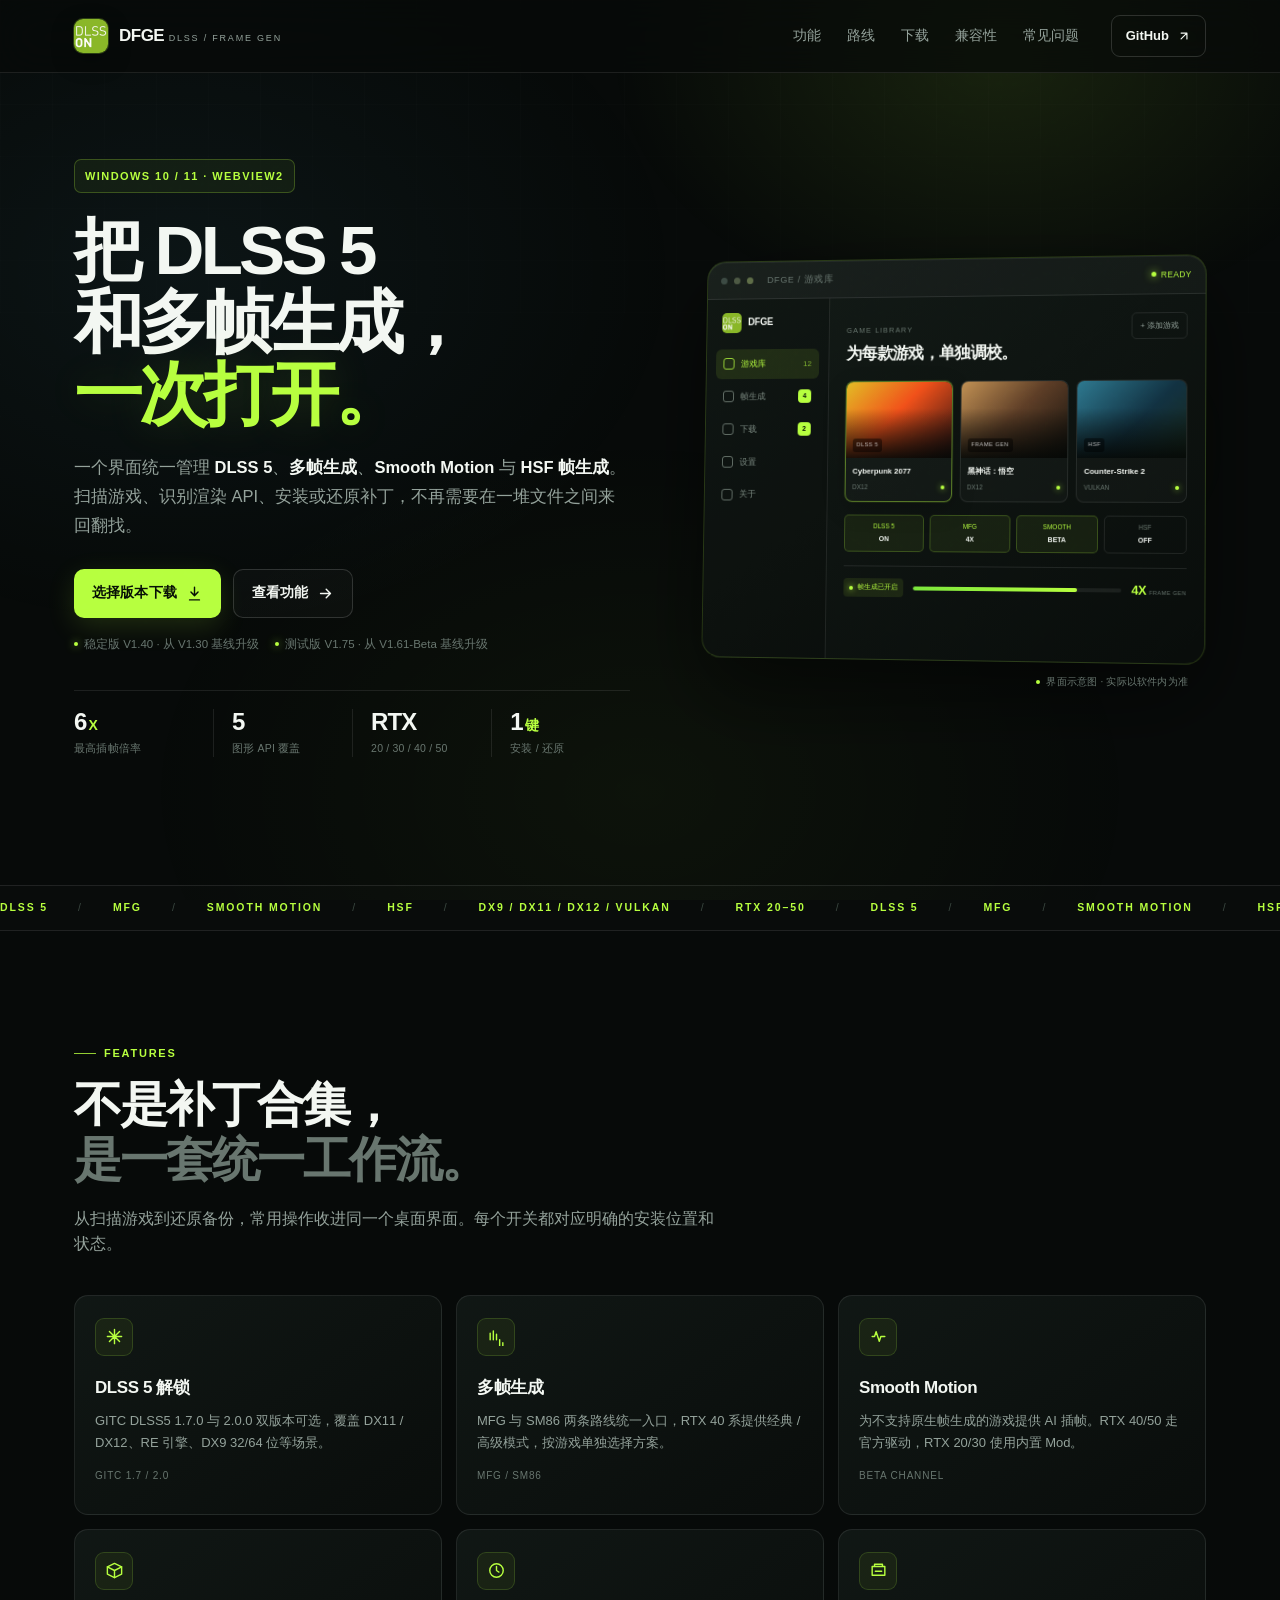
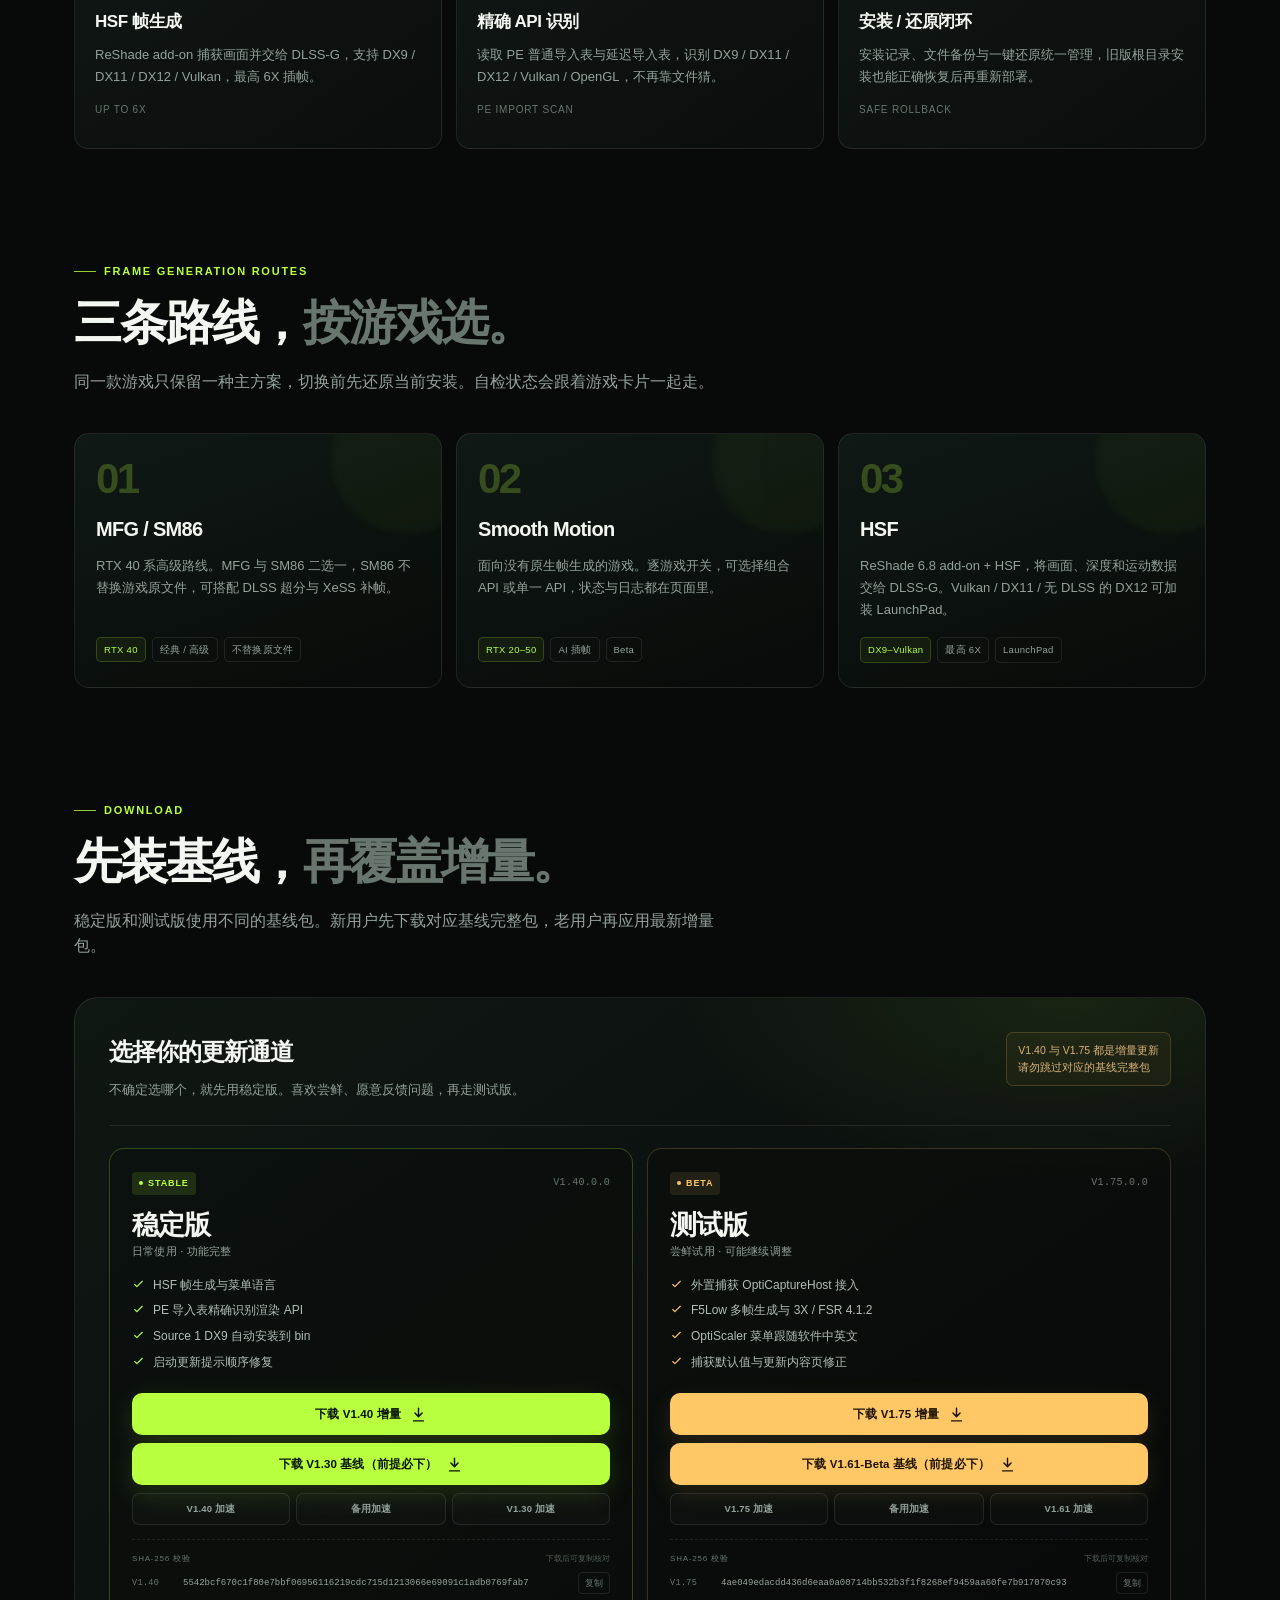
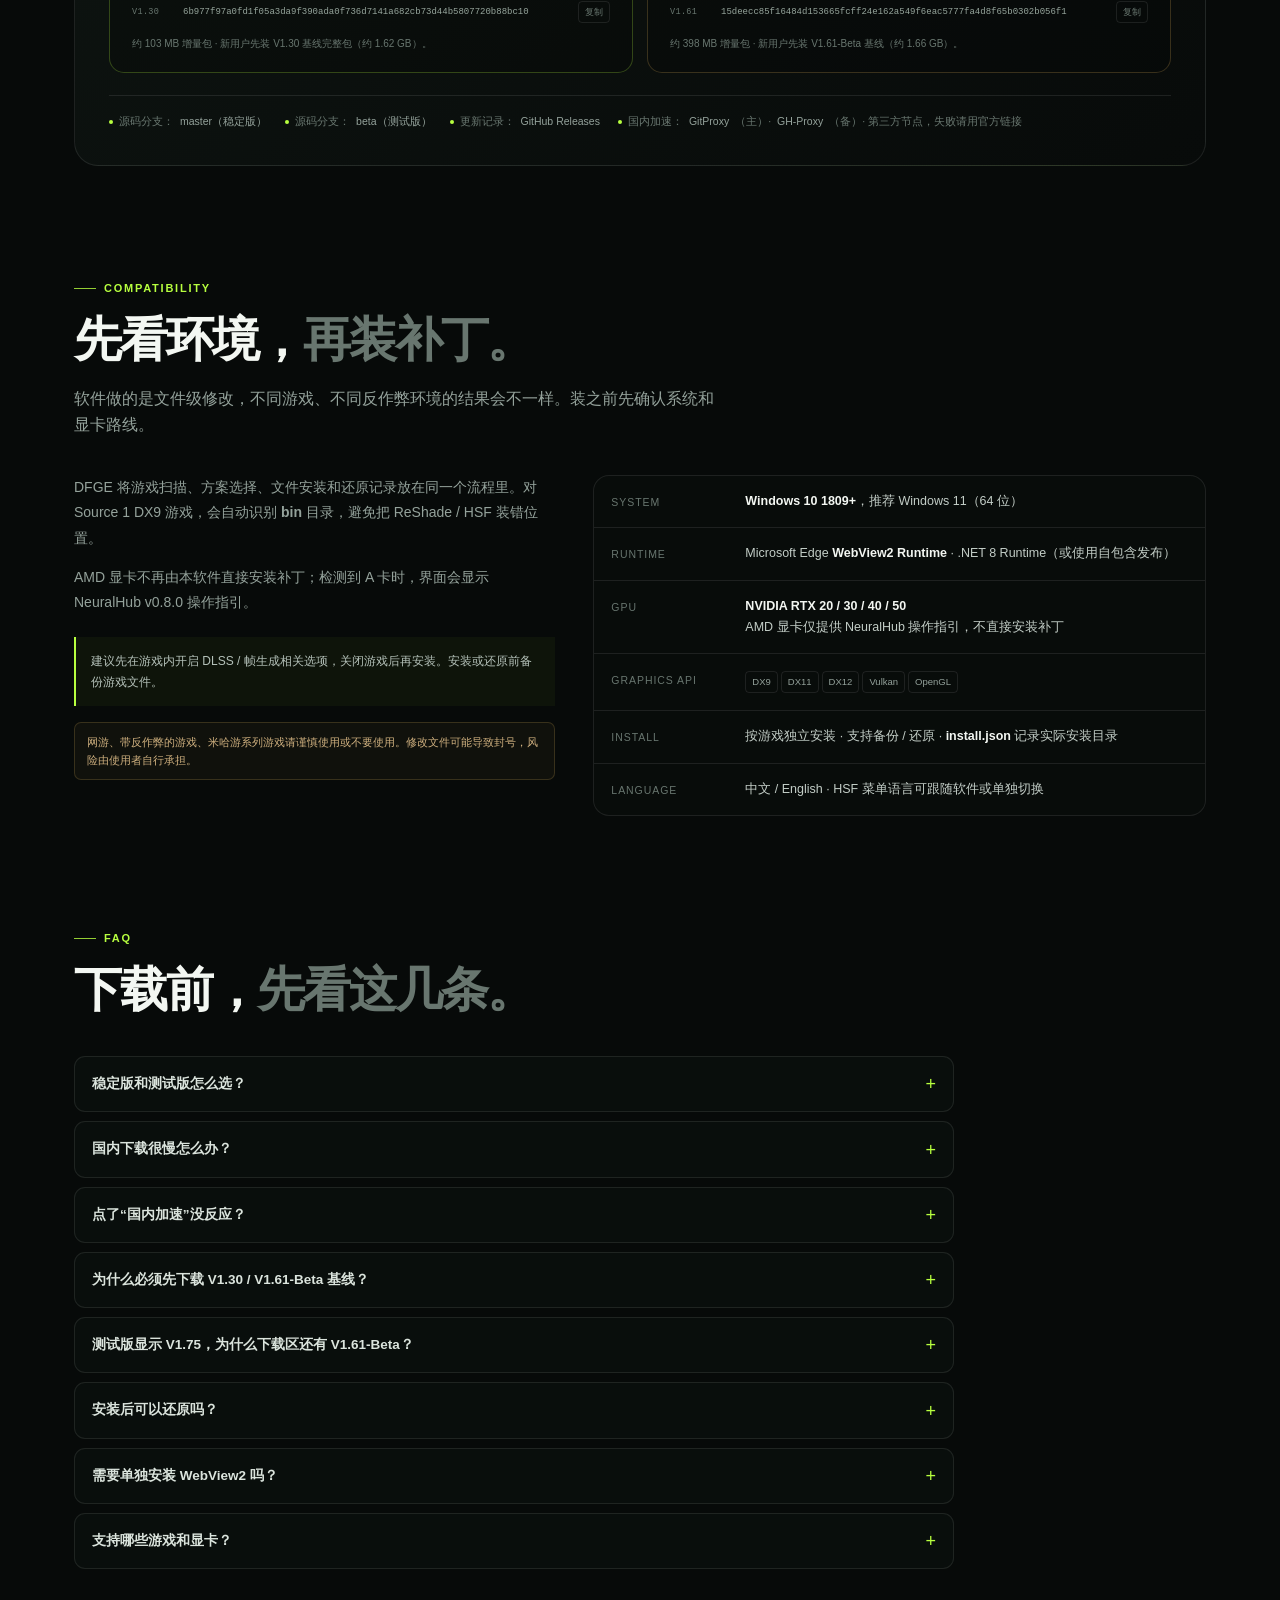
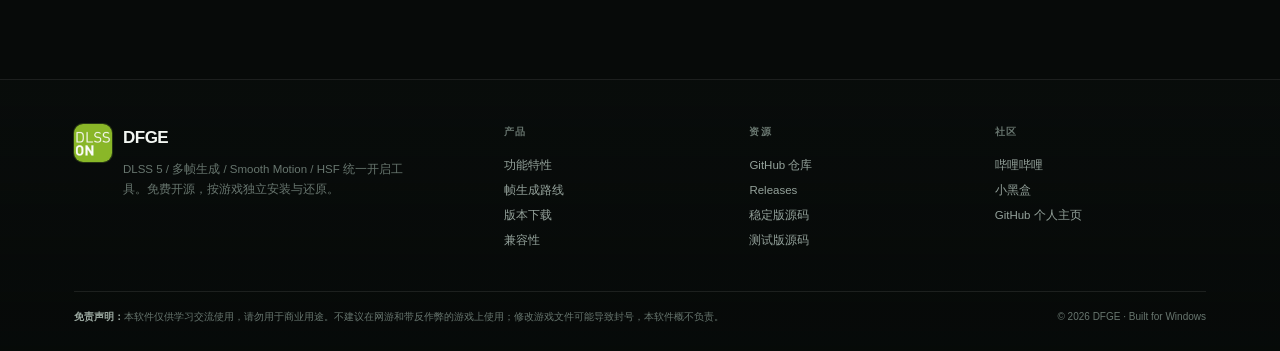
<file: docs/index.html>
<!doctype html>
<html lang="zh-CN">
<head>
<meta charset="utf-8">
<meta name="viewport" content="width=device-width, initial-scale=1">
<title>DFGE · DLSS 5 / 多帧生成开启工具</title>
<meta name="description" content="DFGE 是一款面向 Windows 的 DLSS 5、多帧生成、Smooth Motion 与 HSF 帧生成统一开启工具。支持 RTX 20/30/40/50，覆盖 DX9 / DX11 / DX12 / Vulkan。">
<meta name="theme-color" content="#080b0a">
<link rel="icon" href="assets/favicon.ico">
<script>document.documentElement.classList.add('js');</script>
<style>
:root{
  --bg:#070a09;
  --bg-2:#0a0f0d;
  --panel:#0e1412;
  --panel-2:#121a17;
  --line:rgba(255,255,255,.09);
  --line-strong:rgba(255,255,255,.15);
  --text:#f3f7f2;
  --muted:#94a29b;
  --muted-2:#68766f;
  --lime:#b7ff3f;
  --lime-2:#7be63c;
  --lime-soft:rgba(183,255,63,.12);
  --amber:#ffc766;
  --cyan:#6cd7ff;
  --max:1180px;
  --radius:18px;
}
*{box-sizing:border-box;margin:0;padding:0}
html{scroll-behavior:smooth;scroll-padding-top:90px}
body{
  min-height:100vh;
  overflow-x:hidden;
  background:var(--bg);
  color:var(--text);
  font-family:"Segoe UI","Microsoft YaHei","PingFang SC","Noto Sans SC",Arial,sans-serif;
  font-size:16px;
  line-height:1.65;
  -webkit-font-smoothing:antialiased;
}
a{color:inherit;text-decoration:none}
button{font:inherit;color:inherit;border:0;background:none;cursor:pointer}
img{display:block;max-width:100%}
svg{display:block}
::selection{background:var(--lime);color:#071006}
:focus-visible{outline:2px solid var(--lime);outline-offset:3px}
.skip-link{
  position:fixed;left:16px;top:-60px;z-index:80;
  padding:10px 14px;border-radius:8px;background:var(--lime);color:#071006;
  font-weight:700;transition:top .2s;
}
.skip-link:focus{top:16px}

/* ===== 背景 ===== */
.bg-grid,.bg-glow{position:fixed;inset:0;pointer-events:none;z-index:-2}
.bg-grid{
  background-image:
    linear-gradient(rgba(255,255,255,.035) 1px,transparent 1px),
    linear-gradient(90deg,rgba(255,255,255,.035) 1px,transparent 1px);
  background-size:52px 52px;
  mask-image:linear-gradient(to bottom,rgba(0,0,0,.9),transparent 78%);
  -webkit-mask-image:linear-gradient(to bottom,rgba(0,0,0,.9),transparent 78%);
  opacity:.45;
}
.bg-glow{
  z-index:-1;
  background:
    radial-gradient(600px 420px at 78% 6%,rgba(183,255,63,.10),transparent 65%),
    radial-gradient(720px 520px at 14% 30%,rgba(108,215,255,.055),transparent 70%),
    radial-gradient(700px 500px at 50% 88%,rgba(183,255,63,.04),transparent 72%);
}
body::after{
  content:"";position:fixed;inset:0;pointer-events:none;z-index:60;
  opacity:.025;
  background-image:url("data:image/svg+xml,%3Csvg viewBox='0 0 180 180' xmlns='http://www.w3.org/2000/svg'%3E%3Cfilter id='n'%3E%3CfeTurbulence type='fractalNoise' baseFrequency='.9' numOctaves='3' stitchTiles='stitch'/%3E%3C/filter%3E%3Crect width='100%25' height='100%25' filter='url(%23n)'/%3E%3C/svg%3E");
  mix-blend-mode:soft-light;
}

/* ===== 导航 ===== */
.nav{
  position:sticky;top:0;z-index:50;
  border-bottom:1px solid var(--line);
  background:rgba(7,10,9,.72);
  backdrop-filter:blur(20px);
  -webkit-backdrop-filter:blur(20px);
}
.nav-inner{
  max-width:var(--max);height:72px;margin:0 auto;padding:0 24px;
  display:flex;align-items:center;gap:32px;
}
.brand{display:flex;align-items:center;gap:11px;flex:none}
.brand img{width:34px;height:34px;border-radius:9px;box-shadow:0 0 0 1px rgba(183,255,63,.22),0 8px 22px rgba(0,0,0,.35)}
.brand-name{font-size:17px;font-weight:800;letter-spacing:-.03em;line-height:1}
.brand-sub{font-size:9px;color:var(--muted);letter-spacing:.2em;line-height:1;margin-top:6px}
.nav-links{display:flex;align-items:center;gap:26px;margin-left:auto;font-size:13.5px;color:var(--muted)}
.nav-links a{position:relative;padding:8px 0;transition:color .2s}
.nav-links a:hover{color:var(--text)}
.nav-links a::after{content:"";position:absolute;left:0;right:100%;bottom:2px;height:1px;background:var(--lime);transition:right .2s}
.nav-links a:hover::after{right:0}
.nav-cta{
  display:inline-flex;align-items:center;gap:8px;flex:none;
  padding:9px 14px;border:1px solid var(--line-strong);border-radius:9px;
  font-size:13px;font-weight:700;color:var(--text);
  transition:border-color .2s,background .2s,transform .2s;
}
.nav-cta:hover{border-color:rgba(183,255,63,.5);background:var(--lime-soft);transform:translateY(-1px)}
.nav-toggle{display:none;width:40px;height:40px;border:1px solid var(--line);border-radius:9px;align-items:center;justify-content:center}
.nav-toggle span{display:block;width:18px;height:1.5px;background:var(--text);position:relative}
.nav-toggle span::before,.nav-toggle span::after{content:"";position:absolute;left:0;width:18px;height:1.5px;background:var(--text);transition:transform .2s,top .2s}
.nav-toggle span::before{top:-6px}.nav-toggle span::after{top:6px}
.nav.open .nav-toggle span{background:transparent}
.nav.open .nav-toggle span::before{top:0;transform:rotate(45deg)}
.nav.open .nav-toggle span::after{top:0;transform:rotate(-45deg)}

/* ===== 通用 ===== */
.container{max-width:var(--max);margin:0 auto;padding:0 24px}
.eyebrow,.kicker{
  display:inline-flex;align-items:center;gap:8px;
  color:var(--lime);font-size:11px;font-weight:700;letter-spacing:.16em;text-transform:uppercase;
}
.eyebrow::before,.kicker::before{content:"";width:22px;height:1px;background:var(--lime);opacity:.8}
.section{padding:105px 0 0}
.section-head{max-width:800px;margin-bottom:38px}
.section-head h2{
  margin-top:16px;font-size:clamp(30px,4.2vw,48px);line-height:1.14;
  letter-spacing:-.045em;font-weight:800;
}
.section-head h2 span{color:var(--muted-2)}
.section-head p{max-width:650px;margin-top:18px;color:var(--muted);font-size:15.5px}
.reveal{transition:opacity .7s ease,transform .7s cubic-bezier(.2,.7,.2,1);transition-delay:var(--delay,0s)}
.js .reveal{opacity:0;transform:translateY(18px)}
.js .reveal.is-visible{opacity:1;transform:none}
@media (prefers-reduced-motion:reduce){
  html{scroll-behavior:auto}
  .js .reveal{opacity:1;transform:none;transition:none}
  .strip-track{animation:none!important}
}

/* ===== Hero ===== */
.hero{
  position:relative;
  max-width:var(--max);margin:0 auto;padding:86px 24px 64px;
  display:grid;grid-template-columns:1.03fr .97fr;gap:52px;align-items:center;
  min-height:680px;
}
.hero-copy{position:relative;z-index:2;min-width:0;width:100%}
.eyebrow{
  padding:7px 10px;border:1px solid rgba(183,255,63,.24);border-radius:7px;
  background:rgba(183,255,63,.055);letter-spacing:.13em;
}
.eyebrow::before{display:none}
.hero h1{
  margin-top:22px;
  font-size:clamp(39px,5.4vw,72px);
  line-height:1.04;letter-spacing:-.055em;font-weight:850;
}
.hero h1 .line{display:block}
.hero h1 .accent{display:block;color:var(--lime);text-shadow:0 0 44px rgba(183,255,63,.15)}
.hero-lede{
  max-width:560px;margin-top:22px;color:var(--muted);font-size:16.5px;line-height:1.75;
}.hero-lede strong{color:var(--text);font-weight:650}
.hero-actions{display:flex;flex-wrap:wrap;gap:12px;margin-top:30px}
.btn{
  display:inline-flex;align-items:center;justify-content:center;gap:9px;
  min-height:46px;padding:12px 18px;border-radius:10px;
  font-size:13.5px;font-weight:750;letter-spacing:.01em;
  transition:transform .2s,background .2s,border-color .2s,box-shadow .2s;
}
.btn svg{width:17px;height:17px}
.btn-primary{
  background:var(--lime);color:#071006;box-shadow:0 8px 28px rgba(183,255,63,.14);
}
.btn-primary:hover{transform:translateY(-2px);box-shadow:0 12px 34px rgba(183,255,63,.22)}
.btn-secondary{border:1px solid var(--line-strong);color:var(--text);background:rgba(255,255,255,.025)}
.btn-secondary:hover{transform:translateY(-2px);border-color:rgba(183,255,63,.44);background:var(--lime-soft)}
.hero-note{display:flex;flex-wrap:wrap;gap:8px 16px;margin-top:17px;color:var(--muted-2);font-size:11.5px}
.hero-note span{display:inline-flex;align-items:center;gap:6px}
.hero-note i{width:4px;height:4px;border-radius:50%;background:var(--lime);box-shadow:0 0 8px rgba(183,255,63,.8)}
.hero-stats{
  display:grid;grid-template-columns:repeat(4,1fr);gap:0;
  margin-top:36px;border-top:1px solid var(--line);padding-top:18px;
}
.hero-stats div{padding-right:12px}
.hero-stats div+div{padding-left:18px;border-left:1px solid var(--line)}
.hero-stats strong{display:block;font-size:24px;letter-spacing:-.04em;line-height:1.1}
.hero-stats strong em{font-style:normal;color:var(--lime);font-size:14px;margin-left:2px}
.hero-stats span{display:block;margin-top:5px;color:var(--muted-2);font-size:10.5px;letter-spacing:.02em}

/* ===== 软件界面示意 ===== */
.hero-visual{position:relative;min-width:0}
.hero-visual::before{
  content:"";position:absolute;inset:2% -4% 8% 4%;
  background:radial-gradient(ellipse at center,rgba(183,255,63,.14),transparent 64%);
  filter:blur(28px);z-index:-1;
}
.app-window{
  position:relative;overflow:hidden;width:100%;
  border:1px solid rgba(183,255,63,.17);border-radius:20px;
  background:linear-gradient(145deg,rgba(19,27,23,.98),rgba(8,12,10,.98));
  box-shadow:0 34px 90px rgba(0,0,0,.56),inset 0 1px 0 rgba(255,255,255,.06);
  transform:perspective(1400px) rotateY(-6deg) rotateX(2deg);
  transform-origin:center right;
}
.win-bar{
  height:39px;display:flex;align-items:center;gap:7px;padding:0 14px;
  border-bottom:1px solid var(--line);
  background:rgba(255,255,255,.025);
}
.win-dot{width:7px;height:7px;border-radius:50%;background:#3c4a43}
.win-dot:nth-child(2){background:#4d5944}
.win-dot:nth-child(3){background:#5f6e48}
.win-title{margin-left:8px;color:var(--muted-2);font-size:9.5px;letter-spacing:.08em;text-transform:uppercase}
.win-live{margin-left:auto;display:flex;align-items:center;gap:5px;font-size:8.5px;color:var(--lime);letter-spacing:.04em}
.win-live i{width:5px;height:5px;border-radius:50%;background:var(--lime);box-shadow:0 0 8px var(--lime)}
.win-body{display:grid;grid-template-columns:132px 1fr;min-height:370px}
.mini-nav{padding:14px 10px;border-right:1px solid var(--line);background:rgba(0,0,0,.17)}
.mini-brand{display:flex;align-items:center;gap:7px;padding:0 6px 17px}
.mini-brand img{width:21px;height:21px;border-radius:5px}
.mini-brand b{font-size:10px;letter-spacing:-.02em}
.mini-tab{
  display:flex;align-items:center;gap:7px;
  padding:8px 8px;margin-bottom:3px;border-radius:6px;
  color:#78867e;font-size:9px;
}
.mini-tab.active{background:rgba(183,255,63,.1);color:var(--lime)}
.mini-tab i{width:12px;height:12px;border:1px solid currentColor;border-radius:3px;opacity:.8}
.mini-tab span{margin-left:auto;font-size:8px;color:inherit;opacity:.65}
.mini-tab .badge{min-width:14px;height:14px;border-radius:4px;background:var(--lime);color:#071006;display:grid;place-items:center;font-size:7px;font-weight:800;opacity:1}
.mini-main{padding:18px 18px 15px;min-width:0}
.mini-head{display:flex;align-items:flex-start;justify-content:space-between;gap:10px}
.mini-head small{font-size:7.5px;letter-spacing:.16em;color:var(--muted-2)}
.mini-head h3{font-size:17px;letter-spacing:-.04em;line-height:1.2;margin-top:4px}
.mini-add{padding:6px 8px;border:1px solid var(--line);border-radius:5px;color:var(--muted);font-size:8px;white-space:nowrap}
.mini-grid{display:grid;grid-template-columns:repeat(3,1fr);gap:8px;margin-top:17px}
.game-card{
  position:relative;overflow:hidden;min-width:0;
  border:1px solid var(--line);border-radius:8px;background:rgba(255,255,255,.025);
}
.game-poster{height:78px;position:relative;overflow:hidden}
.game-poster::after{content:"";position:absolute;inset:0;background:linear-gradient(to top,rgba(5,8,6,.9),transparent 65%)}
.poster-a{background:linear-gradient(135deg,#e2bd25,#f1511a 45%,#2b1111)}
.poster-b{background:linear-gradient(135deg,#c19154,#5e3e27 48%,#12100c)}
.poster-c{background:linear-gradient(135deg,#2e7990,#123242 55%,#182a1c)}
.game-poster span{
  position:absolute;left:7px;bottom:6px;z-index:1;
  padding:2px 4px;border-radius:3px;background:rgba(0,0,0,.45);
  font-size:6px;letter-spacing:.06em;color:rgba(255,255,255,.75);
}
.game-info{padding:7px 7px 8px}
.game-title{font-size:8px;font-weight:700;white-space:nowrap;overflow:hidden;text-overflow:ellipsis}
.game-meta{display:flex;align-items:center;justify-content:space-between;margin-top:5px;font-size:6.5px;color:var(--muted-2)}
.game-meta i{width:4px;height:4px;border-radius:50%;background:var(--lime);box-shadow:0 0 6px rgba(183,255,63,.8)}
.game-card.selected{border-color:rgba(183,255,63,.42);box-shadow:0 0 0 1px rgba(183,255,63,.07),0 8px 24px rgba(0,0,0,.2)}
.mini-switches{display:flex;gap:6px;margin-top:13px}
.mini-switch{
  flex:1;padding:6px 5px;border:1px solid var(--line);border-radius:5px;
  color:var(--muted-2);font-size:6.5px;text-align:center;white-space:nowrap;
}
.mini-switch.on{border-color:rgba(183,255,63,.22);background:rgba(183,255,63,.065);color:var(--lime)}
.mini-switch b{display:block;font-size:7px;margin-top:2px;color:var(--text)}
.mini-footer{display:flex;align-items:center;gap:10px;margin-top:14px;padding-top:11px;border-top:1px solid var(--line)}
.status-pill{display:inline-flex;align-items:center;gap:5px;padding:4px 6px;border-radius:4px;background:rgba(183,255,63,.09);color:var(--lime);font-size:6.5px;white-space:nowrap}
.status-pill i{width:4px;height:4px;border-radius:50%;background:var(--lime);box-shadow:0 0 6px var(--lime)}
.meter{flex:1;height:4px;overflow:hidden;border-radius:99px;background:rgba(255,255,255,.07)}
.meter span{display:block;height:100%;width:79%;border-radius:inherit;background:linear-gradient(90deg,var(--lime-2),var(--lime))}
.fps{display:flex;align-items:baseline;gap:3px;white-space:nowrap}
.fps strong{font-size:13px;color:var(--lime);letter-spacing:-.04em}
.fps small{font-size:5.5px;color:var(--muted-2);letter-spacing:.1em}
.mockup-note{position:absolute;right:18px;bottom:-27px;color:var(--muted-2);font-size:10px;letter-spacing:.02em}
.mockup-note::before{content:"";display:inline-block;width:4px;height:4px;margin-right:6px;border-radius:50%;background:var(--lime);vertical-align:1px}

/* ===== 滚动字条 ===== */
.strip{
  margin-top:64px;border-top:1px solid var(--line);border-bottom:1px solid var(--line);
  overflow:hidden;background:rgba(255,255,255,.012);
}
.strip-track{
  display:inline-flex;align-items:center;gap:30px;white-space:nowrap;
  padding:13px 0;min-width:max-content;
  animation:marquee 32s linear infinite;
  color:#65756d;font-size:10.5px;font-weight:650;letter-spacing:.18em;text-transform:uppercase;
}
.strip-track b{color:var(--lime);font-weight:700}
.strip-track span{display:inline-flex;align-items:center;gap:30px}
.strip-track span::after{content:"/";color:#3c4942;font-weight:400}
@keyframes marquee{to{transform:translateX(-50%)}}

/* ===== 功能 ===== */
.feature-grid{display:grid;grid-template-columns:repeat(3,1fr);gap:14px}
.feature-card{
  min-height:220px;padding:22px 20px 18px;
  border:1px solid var(--line);border-radius:14px;
  background:linear-gradient(145deg,rgba(18,26,23,.85),rgba(10,14,12,.85));
  transition:border-color .25s,transform .25s,background .25s;
}
.feature-card:hover{transform:translateY(-3px);border-color:rgba(183,255,63,.22);background:linear-gradient(145deg,rgba(20,30,25,.95),rgba(10,14,12,.9))}
.feature-icon{
  width:38px;height:38px;display:grid;place-items:center;border:1px solid rgba(183,255,63,.16);
  border-radius:9px;background:rgba(183,255,63,.06);color:var(--lime);
}
.feature-icon svg{width:19px;height:19px}
.feature-card h3{margin-top:18px;font-size:17px;letter-spacing:-.025em}
.feature-card p{margin-top:8px;color:var(--muted);font-size:13px;line-height:1.7}
.feature-tag{display:inline-block;margin-top:14px;color:var(--muted-2);font-size:10px;letter-spacing:.08em;text-transform:uppercase}

/* ===== 三条路线 ===== */
.routes-grid{display:grid;grid-template-columns:repeat(3,1fr);gap:14px}
.route-card{
  position:relative;overflow:hidden;padding:24px 21px;
  border:1px solid var(--line);border-radius:15px;
  background:linear-gradient(160deg,rgba(18,27,23,.88),rgba(8,11,10,.9));
}
.route-card::after{content:"";position:absolute;right:-40px;top:-50px;width:150px;height:150px;border-radius:50%;background:var(--lime);opacity:.035;filter:blur(4px)}
.route-no{font-size:42px;line-height:1;font-weight:850;letter-spacing:-.06em;color:rgba(183,255,63,.24)}
.route-card h3{margin-top:13px;font-size:20px;letter-spacing:-.035em}
.route-card p{margin-top:9px;color:var(--muted);font-size:13px;line-height:1.7;min-height:66px}
.route-tags{display:flex;flex-wrap:wrap;gap:6px;margin-top:16px}
.chip{padding:4px 7px;border:1px solid var(--line);border-radius:5px;color:var(--muted);font-size:9.5px;letter-spacing:.03em}
.chip.hot{border-color:rgba(183,255,63,.2);color:var(--lime);background:rgba(183,255,63,.05)}

/* ===== 下载 ===== */
.download-shell{
  position:relative;overflow:hidden;
  padding:34px;
  border:1px solid var(--line);border-radius:24px;
  background:
    radial-gradient(600px 280px at 88% 0%,rgba(183,255,63,.08),transparent 65%),
    linear-gradient(145deg,rgba(16,24,20,.95),rgba(8,11,10,.97));
}
.download-shell::before{content:"";position:absolute;inset:0;pointer-events:none;background:linear-gradient(90deg,transparent,rgba(255,255,255,.022),transparent);transform:translateX(-100%);animation:sheen 8s ease-in-out infinite}
@keyframes sheen{0%,60%{transform:translateX(-100%)}100%{transform:translateX(100%)}}
.download-head{position:relative;display:flex;align-items:flex-start;justify-content:space-between;gap:20px;padding-bottom:25px;border-bottom:1px solid var(--line)}
.download-head h3{font-size:24px;letter-spacing:-.04em}
.download-head p{max-width:620px;margin-top:7px;color:var(--muted);font-size:13px}
.download-head .channel-note{flex:none;max-width:250px;padding:9px 11px;border:1px solid rgba(255,199,102,.18);border-radius:7px;background:rgba(255,199,102,.045);color:#d9b276;font-size:10.5px;line-height:1.6}
.download-grid{position:relative;display:grid;grid-template-columns:1fr 1fr;gap:14px;margin-top:22px}
.version-card{
  display:flex;flex-direction:column;min-width:0;padding:23px 22px 20px;
  border:1px solid var(--line);border-radius:15px;background:rgba(0,0,0,.16);
}
.version-card.stable{border-color:rgba(183,255,63,.24)}
.version-card.beta{border-color:rgba(255,199,102,.2)}
.version-head{display:flex;align-items:center;justify-content:space-between;gap:10px}
.channel{display:inline-flex;align-items:center;gap:5px;padding:4px 7px;border-radius:4px;font-size:9px;font-weight:750;letter-spacing:.1em}
.channel.stable{background:rgba(183,255,63,.12);color:var(--lime)}
.channel.beta{background:rgba(255,199,102,.1);color:var(--amber)}
.channel i{width:4px;height:4px;border-radius:50%;background:currentColor}
.build{color:var(--muted-2);font-family:"Cascadia Mono","Consolas",monospace;font-size:10px;letter-spacing:.03em}
.version-card h4{margin-top:17px;font-size:27px;letter-spacing:-.045em;line-height:1}
.version-card h4 small{display:block;margin-top:7px;color:var(--muted);font-size:11px;font-weight:400;letter-spacing:.02em}
.version-card ul{display:grid;gap:7px;margin-top:19px;padding:0;list-style:none}
.version-card li{display:flex;align-items:flex-start;gap:8px;color:#b1beb6;font-size:12px;line-height:1.55}
.version-card li svg{width:13px;height:13px;flex:none;margin-top:2px;color:var(--lime)}
.version-card.beta li svg{color:var(--amber)}
.version-actions{display:flex;flex-wrap:wrap;gap:8px;margin-top:22px}
.version-actions .btn{flex:1;min-height:42px;padding:10px 12px;font-size:11.5px}
.version-actions .btn-primary{flex:1 1 100%;color:#071006}
.version-card.beta .btn-primary{background:var(--amber);color:#1c1204;box-shadow:0 8px 24px rgba(255,199,102,.12)}
.small-actions{display:flex;flex-wrap:wrap;gap:6px;margin-top:8px}
.small-actions .btn{flex:1 1 auto;min-height:32px;padding:5px 9px;border-radius:7px;font-size:9.5px;font-weight:600;letter-spacing:.02em;color:var(--muted);border:1px solid var(--line);background:rgba(255,255,255,.02)}
.small-actions .btn:hover{transform:none;color:var(--text);border-color:rgba(183,255,63,.3);background:rgba(183,255,63,.05)}
.fine{margin-top:13px;color:var(--muted-2);font-size:10px;line-height:1.6}
.hash-head{display:flex;align-items:center;justify-content:space-between;gap:10px;color:var(--muted-2);font-size:8px;letter-spacing:.1em}
.hash-head span:last-child{letter-spacing:0;text-transform:none;opacity:.75}
.hash-list{display:grid;gap:7px;margin-top:14px;padding-top:12px;border-top:1px dashed var(--line)}
.hash-row{display:grid;grid-template-columns:44px minmax(0,1fr) auto;gap:7px;align-items:center}
.hash-label{color:var(--muted-2);font-family:"Cascadia Mono","Consolas",monospace;font-size:8.5px;letter-spacing:.04em}
.hash-row code{min-width:0;color:#96a59c;font-family:"Cascadia Mono","Consolas",monospace;font-size:9px;line-height:1.45;word-break:break-all}
.copy-btn{padding:3px 6px;border:1px solid var(--line);border-radius:4px;color:var(--muted-2);font-size:8.5px;transition:color .2s,border-color .2s,background .2s}
.copy-btn:hover{color:var(--lime);border-color:rgba(183,255,63,.28);background:rgba(183,255,63,.05)}
.copy-btn.copied{color:var(--lime);border-color:rgba(183,255,63,.3)}
.download-foot{display:flex;flex-wrap:wrap;align-items:center;gap:8px 18px;margin-top:22px;padding-top:17px;border-top:1px solid var(--line);color:var(--muted-2);font-size:10.5px}
.download-foot a{color:var(--muted);transition:color .2s}
.download-foot a:hover{color:var(--lime)}
.download-foot span{display:inline-flex;align-items:center;gap:6px}
.download-foot i{width:4px;height:4px;border-radius:50%;background:var(--lime)}

/* ===== 兼容性 ===== */
.compat-layout{display:grid;grid-template-columns:.88fr 1.12fr;gap:38px;align-items:start}
.compat-copy p{color:var(--muted);font-size:14px;line-height:1.8}
.compat-copy p+p{margin-top:14px}
.compat-callout{
  margin-top:22px;padding:14px 15px;border-left:2px solid var(--lime);
  background:rgba(183,255,63,.045);color:#b5c2ba;font-size:12px;line-height:1.7;
}
.spec-panel{border:1px solid var(--line);border-radius:16px;overflow:hidden;background:rgba(10,14,12,.6)}
.spec-row{display:grid;grid-template-columns:118px 1fr;gap:16px;padding:15px 17px;border-bottom:1px solid var(--line)}
.spec-row:last-child{border-bottom:0}
.spec-key{color:var(--muted-2);font-size:10.5px;letter-spacing:.09em;text-transform:uppercase;padding-top:3px}
.spec-val{color:#c3cec7;font-size:12.5px;line-height:1.7}
.spec-val strong{color:var(--text);font-weight:650}
.spec-val .mini-chip{display:inline-block;margin:2px 3px 2px 0;padding:2px 6px;border:1px solid var(--line);border-radius:4px;color:var(--muted);font-size:9.5px}
.warn{margin-top:16px;padding:10px 12px;border:1px solid rgba(255,199,102,.17);border-radius:7px;background:rgba(255,199,102,.04);color:#cfb07f;font-size:11px;line-height:1.65}

/* ===== FAQ ===== */
.faq-list{display:grid;gap:9px;max-width:880px}
.faq-item{border:1px solid var(--line);border-radius:11px;background:rgba(12,17,15,.65);overflow:hidden}
.faq-item summary{
  display:flex;align-items:center;justify-content:space-between;gap:20px;
  padding:16px 17px;list-style:none;cursor:pointer;
  font-size:13.5px;font-weight:650;color:#dbe4dd;
}
.faq-item summary::-webkit-details-marker{display:none}
.faq-item summary::after{content:"+";color:var(--lime);font-size:18px;line-height:1;font-weight:400;transition:transform .2s}
.faq-item[open] summary::after{transform:rotate(45deg)}
.faq-item p{padding:0 17px 17px;color:var(--muted);font-size:12.5px;line-height:1.8;max-width:780px}
.faq-item p b{color:#ced9d2;font-weight:650}

/* ===== Footer ===== */
.footer{margin-top:110px;border-top:1px solid var(--line);background:linear-gradient(to bottom,rgba(12,17,15,.35),rgba(7,10,9,.9))}
.footer-inner{max-width:var(--max);margin:0 auto;padding:44px 24px 26px}
.footer-top{display:grid;grid-template-columns:1.5fr repeat(3,.8fr);gap:34px}
.footer-brand{display:flex;align-items:flex-start;gap:11px}
.footer-brand img{width:38px;height:38px;border-radius:9px;box-shadow:0 0 0 1px rgba(183,255,63,.18)}
.footer-brand b{font-size:17px;letter-spacing:-.03em}
.footer-brand p{max-width:280px;margin-top:8px;color:var(--muted-2);font-size:11.5px;line-height:1.7}
.footer-col h5{font-size:10px;letter-spacing:.13em;text-transform:uppercase;color:var(--muted-2);margin-bottom:12px}
.footer-col a{display:block;padding:3px 0;color:var(--muted);font-size:11.5px;transition:color .2s}
.footer-col a:hover{color:var(--lime)}
.footer-bottom{display:flex;flex-wrap:wrap;justify-content:space-between;gap:10px 22px;margin-top:38px;padding-top:17px;border-top:1px solid var(--line);color:var(--muted-2);font-size:10px;line-height:1.6}
.footer-bottom .risk{max-width:760px}
.footer-bottom .risk b{color:#9ca9a1;font-weight:650}

/* ===== 响应式 ===== */
@media (max-width:1040px){
  .hero{grid-template-columns:1fr;gap:54px;padding-top:66px;min-height:auto}
  .hero-copy{max-width:760px}
  .hero-visual{max-width:620px;margin:0 auto;width:100%}
  .app-window{transform:none}
  .mockup-note{bottom:-24px}
  .feature-grid{grid-template-columns:repeat(2,1fr)}
  .routes-grid{grid-template-columns:1fr 1fr}
  .footer-top{grid-template-columns:1.5fr 1fr 1fr}
  .footer-col:last-child{grid-column:2/4}
}
@media (max-width:860px){
  .nav-links{
    position:absolute;left:16px;right:16px;top:64px;
    display:none;flex-direction:column;align-items:stretch;gap:0;
    padding:10px;border:1px solid var(--line);border-radius:12px;
    background:rgba(8,12,10,.98);box-shadow:0 18px 50px rgba(0,0,0,.5);
  }
  .nav.open .nav-links{display:flex}
  .nav-links a{padding:11px 10px;border-radius:7px}
  .nav-links a:hover{background:rgba(255,255,255,.04)}
  .nav-links a::after{display:none}
  .nav-toggle{display:flex}
  .nav-cta{display:none}
  .hero h1{font-size:clamp(38px,8vw,64px)}
  .section{padding-top:80px}
  .download-grid{grid-template-columns:1fr}
  .download-head{flex-direction:column}
  .download-head .channel-note{max-width:none}
  .compat-layout{grid-template-columns:1fr;gap:24px}
  .spec-row{grid-template-columns:96px 1fr}
}
@media (max-width:620px){
  .container,.hero,.nav-inner,.footer-inner{padding-left:18px;padding-right:18px}
  .hero{padding-top:48px;padding-bottom:48px}
  .hero h1{font-size:clamp(34px,10vw,52px)}
  .hero-lede{font-size:14.5px;max-width:100%}
  .hero-note{max-width:100%}
  .hero-note span{white-space:normal;overflow-wrap:anywhere}
  .hero-actions .btn{flex:1 1 100%;max-width:100%}
  .hero-stats{grid-template-columns:1fr 1fr;gap:14px 0;padding-top:16px}
  .hero-stats div:nth-child(3){padding-left:0;border-left:0}
  .hero-stats div:nth-child(4){border-left:1px solid var(--line)}
  .feature-grid,.routes-grid{grid-template-columns:1fr}
  .section-head h2{font-size:31px}
  .download-shell{padding:20px 16px}
  .version-card{padding:19px 16px 17px}
  .version-actions .btn{flex:1 1 calc(50% - 4px)}
  .version-actions .btn-primary{flex:1 1 100%}
  .footer-top{grid-template-columns:1fr 1fr;gap:24px}
  .footer-brand{grid-column:1/-1}
  .footer-col:last-child{grid-column:auto}
  .spec-row{grid-template-columns:1fr;gap:4px}
  .spec-key{padding-top:0}
  .win-body{grid-template-columns:1fr}
  .mini-nav{display:none}
  .mini-grid{grid-template-columns:1fr 1fr}
  .mini-grid .game-card:last-child{display:none}
  .mockup-note{right:0}
}
@media (max-width:380px){
  .brand-sub{display:none}
  .mini-head h3{font-size:15px}
  .mini-add{display:none}
}
</style>
</head>
<body>
<a class="skip-link" href="#main">跳到主要内容</a>
<div class="bg-grid" aria-hidden="true"></div>
<div class="bg-glow" aria-hidden="true"></div>

<header class="nav" id="nav">
  <div class="nav-inner">
    <a class="brand" href="#top" aria-label="DFGE 首页">
      <img src="assets/app-icon.png" alt="DFGE 图标" width="34" height="34">
      <span>
        <span class="brand-name">DFGE</span>
        <span class="brand-sub">DLSS / FRAME GEN</span>
      </span>
    </a>
    <nav class="nav-links" id="navLinks" aria-label="主导航">
      <a href="#features">功能</a>
      <a href="#routes">路线</a>
      <a href="#download">下载</a>
      <a href="#compatibility">兼容性</a>
      <a href="#faq">常见问题</a>
    </nav>
    <a class="nav-cta" href="https://github.com/QSXK1314/DLSS-FrameGen-Enabler-and-DLSS5" target="_blank" rel="noopener">
      GitHub
      <svg viewBox="0 0 24 24" width="14" height="14" fill="none" stroke="currentColor" stroke-width="2" stroke-linecap="round" stroke-linejoin="round" aria-hidden="true"><path d="M7 17 17 7M7 7h10v10"/></svg>
    </a>
    <button class="nav-toggle" id="navToggle" type="button" aria-label="打开菜单" aria-expanded="false" aria-controls="navLinks"><span></span></button>
  </div>
</header>

<main id="main">
  <section class="hero" id="top">
    <div class="hero-copy">
      <div class="eyebrow">WINDOWS 10 / 11 · WEBVIEW2</div>
      <h1>
        <span class="line">把 DLSS 5</span>
        <span class="line">和多帧生成，</span>
        <span class="accent">一次打开。</span>
      </h1>
      <p class="hero-lede">
        一个界面统一管理 <strong>DLSS 5</strong>、<strong>多帧生成</strong>、<strong>Smooth Motion</strong> 与 <strong>HSF 帧生成</strong>。
        扫描游戏、识别渲染 API、安装或还原补丁，不再需要在一堆文件之间来回翻找。
      </p>
      <div class="hero-actions">
        <a class="btn btn-primary" href="#download">
          选择版本下载
          <svg viewBox="0 0 24 24" fill="none" stroke="currentColor" stroke-width="2" stroke-linecap="round" stroke-linejoin="round" aria-hidden="true"><path d="M12 3v12m0 0 5-5m-5 5-5-5M5 21h14"/></svg>
        </a>
        <a class="btn btn-secondary" href="#features">
          查看功能
          <svg viewBox="0 0 24 24" fill="none" stroke="currentColor" stroke-width="2" stroke-linecap="round" stroke-linejoin="round" aria-hidden="true"><path d="M5 12h14M13 6l6 6-6 6"/></svg>
        </a>
      </div>
      <div class="hero-note">
        <span><i></i>稳定版 V1.40 · 从 V1.30 基线升级</span>
        <span><i></i>测试版 V1.75 · 从 V1.61-Beta 基线升级</span>
      </div>
      <div class="hero-stats" aria-label="产品要点">
        <div><strong>6<em>X</em></strong><span>最高插帧倍率</span></div>
        <div><strong>5</strong><span>图形 API 覆盖</span></div>
        <div><strong>RTX</strong><span>20 / 30 / 40 / 50</span></div>
        <div><strong>1<em>键</em></strong><span>安装 / 还原</span></div>
      </div>
    </div>

    <div class="hero-visual" aria-hidden="true">
      <div class="app-window">
        <div class="win-bar">
          <span class="win-dot"></span><span class="win-dot"></span><span class="win-dot"></span>
          <span class="win-title">DFGE / 游戏库</span>
          <span class="win-live"><i></i>READY</span>
        </div>
        <div class="win-body">
          <aside class="mini-nav">
            <div class="mini-brand">
              <img src="assets/app-icon.png" alt="">
              <b>DFGE</b>
            </div>
            <div class="mini-tab active"><i></i>游戏库<span>12</span></div>
            <div class="mini-tab"><i></i>帧生成<span class="badge">4</span></div>
            <div class="mini-tab"><i></i>下载<span class="badge">2</span></div>
            <div class="mini-tab"><i></i>设置</div>
            <div class="mini-tab"><i></i>关于</div>
          </aside>
          <div class="mini-main">
            <div class="mini-head">
              <div>
                <small>GAME LIBRARY</small>
                <h3>为每款游戏，单独调校。</h3>
              </div>
              <span class="mini-add">+ 添加游戏</span>
            </div>
            <div class="mini-grid">
              <div class="game-card selected">
                <div class="game-poster poster-a"><span>DLSS 5</span></div>
                <div class="game-info">
                  <div class="game-title">Cyberpunk 2077</div>
                  <div class="game-meta"><span>DX12</span><i></i></div>
                </div>
              </div>
              <div class="game-card">
                <div class="game-poster poster-b"><span>FRAME GEN</span></div>
                <div class="game-info">
                  <div class="game-title">黑神话：悟空</div>
                  <div class="game-meta"><span>DX12</span><i></i></div>
                </div>
              </div>
              <div class="game-card">
                <div class="game-poster poster-c"><span>HSF</span></div>
                <div class="game-info">
                  <div class="game-title">Counter-Strike 2</div>
                  <div class="game-meta"><span>VULKAN</span><i></i></div>
                </div>
              </div>
            </div>
            <div class="mini-switches">
              <div class="mini-switch on">DLSS 5<b>ON</b></div>
              <div class="mini-switch on">MFG<b>4X</b></div>
              <div class="mini-switch on">SMOOTH<b>BETA</b></div>
              <div class="mini-switch">HSF<b>OFF</b></div>
            </div>
            <div class="mini-footer">
              <span class="status-pill"><i></i>帧生成已开启</span>
              <div class="meter"><span></span></div>
              <div class="fps"><strong>4X</strong><small>FRAME GEN</small></div>
            </div>
          </div>
        </div>
      </div>
      <div class="mockup-note">界面示意图 · 实际以软件内为准</div>
    </div>
  </section>

  <div class="strip" aria-hidden="true">
    <div class="strip-track">
      <span><b>DLSS 5</b></span><span><b>MFG</b></span><span><b>SMOOTH MOTION</b></span><span><b>HSF</b></span><span><b>DX9 / DX11 / DX12 / VULKAN</b></span><span><b>RTX 20–50</b></span>
      <span><b>DLSS 5</b></span><span><b>MFG</b></span><span><b>SMOOTH MOTION</b></span><span><b>HSF</b></span><span><b>DX9 / DX11 / DX12 / VULKAN</b></span><span><b>RTX 20–50</b></span>
    </div>
  </div>

  <section class="section" id="features">
    <div class="container">
      <div class="section-head reveal">
        <div class="kicker">FEATURES</div>
        <h2>不是补丁合集，<br><span>是一套统一工作流。</span></h2>
        <p>从扫描游戏到还原备份，常用操作收进同一个桌面界面。每个开关都对应明确的安装位置和状态。</p>
      </div>
      <div class="feature-grid">
        <article class="feature-card reveal" style="--delay:.03s">
          <div class="feature-icon"><svg viewBox="0 0 24 24" fill="none" stroke="currentColor" stroke-width="1.8" stroke-linecap="round" stroke-linejoin="round"><path d="M12 3v18M3 12h18M5.6 5.6l12.8 12.8M18.4 5.6 5.6 18.4"/></svg></div>
          <h3>DLSS 5 解锁</h3>
          <p>GITC DLSS5 1.7.0 与 2.0.0 双版本可选，覆盖 DX11 / DX12、RE 引擎、DX9 32/64 位等场景。</p>
          <span class="feature-tag">GITC 1.7 / 2.0</span>
        </article>
        <article class="feature-card reveal" style="--delay:.08s">
          <div class="feature-icon"><svg viewBox="0 0 24 24" fill="none" stroke="currentColor" stroke-width="1.8" stroke-linecap="round" stroke-linejoin="round"><path d="M4 16V8m4 8V5m4 11V9m4 7v8m4-4v4"/></svg></div>
          <h3>多帧生成</h3>
          <p>MFG 与 SM86 两条路线统一入口，RTX 40 系提供经典 / 高级模式，按游戏单独选择方案。</p>
          <span class="feature-tag">MFG / SM86</span>
        </article>
        <article class="feature-card reveal" style="--delay:.13s">
          <div class="feature-icon"><svg viewBox="0 0 24 24" fill="none" stroke="currentColor" stroke-width="1.8" stroke-linecap="round" stroke-linejoin="round"><path d="M4 12h3l2-6 4 12 2-6h5"/></svg></div>
          <h3>Smooth Motion</h3>
          <p>为不支持原生帧生成的游戏提供 AI 插帧。RTX 40/50 走官方驱动，RTX 20/30 使用内置 Mod。</p>
          <span class="feature-tag">BETA CHANNEL</span>
        </article>
        <article class="feature-card reveal" style="--delay:.18s">
          <div class="feature-icon"><svg viewBox="0 0 24 24" fill="none" stroke="currentColor" stroke-width="1.8" stroke-linecap="round" stroke-linejoin="round"><path d="M12 3 3 7.5v9L12 21l9-4.5v-9L12 3Z"/><path d="m3 7.5 9 4.5 9-4.5M12 12v9"/></svg></div>
          <h3>HSF 帧生成</h3>
          <p>ReShade add-on 捕获画面并交给 DLSS-G，支持 DX9 / DX11 / DX12 / Vulkan，最高 6X 插帧。</p>
          <span class="feature-tag">UP TO 6X</span>
        </article>
        <article class="feature-card reveal" style="--delay:.23s">
          <div class="feature-icon"><svg viewBox="0 0 24 24" fill="none" stroke="currentColor" stroke-width="1.8" stroke-linecap="round" stroke-linejoin="round"><circle cx="12" cy="12" r="8.5"/><path d="M12 7v5l3 2"/></svg></div>
          <h3>精确 API 识别</h3>
          <p>读取 PE 普通导入表与延迟导入表，识别 DX9 / DX11 / DX12 / Vulkan / OpenGL，不再靠文件猜。</p>
          <span class="feature-tag">PE IMPORT SCAN</span>
        </article>
        <article class="feature-card reveal" style="--delay:.28s">
          <div class="feature-icon"><svg viewBox="0 0 24 24" fill="none" stroke="currentColor" stroke-width="1.8" stroke-linecap="round" stroke-linejoin="round"><path d="M4 7h16v11H4V7Zm3 0V4h10v3M8 13h8"/></svg></div>
          <h3>安装 / 还原闭环</h3>
          <p>安装记录、文件备份与一键还原统一管理，旧版根目录安装也能正确恢复后再重新部署。</p>
          <span class="feature-tag">SAFE ROLLBACK</span>
        </article>
      </div>
    </div>
  </section>

  <section class="section" id="routes">
    <div class="container">
      <div class="section-head reveal">
        <div class="kicker">FRAME GENERATION ROUTES</div>
        <h2>三条路线，<span>按游戏选。</span></h2>
        <p>同一款游戏只保留一种主方案，切换前先还原当前安装。自检状态会跟着游戏卡片一起走。</p>
      </div>
      <div class="routes-grid">
        <article class="route-card reveal" style="--delay:.03s">
          <div class="route-no">01</div>
          <h3>MFG / SM86</h3>
          <p>RTX 40 系高级路线。MFG 与 SM86 二选一，SM86 不替换游戏原文件，可搭配 DLSS 超分与 XeSS 补帧。</p>
          <div class="route-tags"><span class="chip hot">RTX 40</span><span class="chip">经典 / 高级</span><span class="chip">不替换原文件</span></div>
        </article>
        <article class="route-card reveal" style="--delay:.08s">
          <div class="route-no">02</div>
          <h3>Smooth Motion</h3>
          <p>面向没有原生帧生成的游戏。逐游戏开关，可选择组合 API 或单一 API，状态与日志都在页面里。</p>
          <div class="route-tags"><span class="chip hot">RTX 20–50</span><span class="chip">AI 插帧</span><span class="chip">Beta</span></div>
        </article>
        <article class="route-card reveal" style="--delay:.13s">
          <div class="route-no">03</div>
          <h3>HSF</h3>
          <p>ReShade 6.8 add-on + HSF，将画面、深度和运动数据交给 DLSS-G。Vulkan / DX11 / 无 DLSS 的 DX12 可加装 LaunchPad。</p>
          <div class="route-tags"><span class="chip hot">DX9–Vulkan</span><span class="chip">最高 6X</span><span class="chip">LaunchPad</span></div>
        </article>
      </div>
    </div>
  </section>

  <section class="section" id="download">
    <div class="container">
      <div class="section-head reveal">
        <div class="kicker">DOWNLOAD</div>
        <h2>先装基线，<span>再覆盖增量。</span></h2>
        <p>稳定版和测试版使用不同的基线包。新用户先下载对应基线完整包，老用户再应用最新增量包。</p>
      </div>

      <div class="download-shell reveal">
        <div class="download-head">
          <div>
            <h3>选择你的更新通道</h3>
            <p>不确定选哪个，就先用稳定版。喜欢尝鲜、愿意反馈问题，再走测试版。</p>
          </div>
          <div class="channel-note">V1.40 与 V1.75 都是增量更新<br>请勿跳过对应的基线完整包</div>
        </div>

        <div class="download-grid">
          <article class="version-card stable">
            <div class="version-head">
              <span class="channel stable"><i></i>STABLE</span>
              <span class="build">V1.40.0.0</span>
            </div>
            <h4>稳定版 <small>日常使用 · 功能完整</small></h4>
            <ul>
              <li><svg viewBox="0 0 24 24" fill="none" stroke="currentColor" stroke-width="2" stroke-linecap="round" stroke-linejoin="round"><path d="m5 12 4 4L19 6"/></svg>HSF 帧生成与菜单语言</li>
              <li><svg viewBox="0 0 24 24" fill="none" stroke="currentColor" stroke-width="2" stroke-linecap="round" stroke-linejoin="round"><path d="m5 12 4 4L19 6"/></svg>PE 导入表精确识别渲染 API</li>
              <li><svg viewBox="0 0 24 24" fill="none" stroke="currentColor" stroke-width="2" stroke-linecap="round" stroke-linejoin="round"><path d="m5 12 4 4L19 6"/></svg>Source 1 DX9 自动安装到 bin</li>
              <li><svg viewBox="0 0 24 24" fill="none" stroke="currentColor" stroke-width="2" stroke-linecap="round" stroke-linejoin="round"><path d="m5 12 4 4L19 6"/></svg>启动更新提示顺序修复</li>
            </ul>
            <div class="version-actions">
              <a class="btn btn-primary" href="https://github.com/QSXK1314/DLSS-FrameGen-Enabler-and-DLSS5/releases/download/V1.40/DFGE-V1.40.zip" target="_blank" rel="noopener">
                下载 V1.40 增量
                <svg viewBox="0 0 24 24" fill="none" stroke="currentColor" stroke-width="2" stroke-linecap="round" stroke-linejoin="round" aria-hidden="true"><path d="M12 3v12m0 0 5-5m-5 5-5-5M5 21h14"/></svg>
              </a>
              <a class="btn btn-primary" href="https://github.com/QSXK1314/DLSS-FrameGen-Enabler-and-DLSS5/releases/download/V1.30/DFGE-V1.30.zip" target="_blank" rel="noopener">
                下载 V1.30 基线（前提必下）
                <svg viewBox="0 0 24 24" fill="none" stroke="currentColor" stroke-width="2" stroke-linecap="round" stroke-linejoin="round" aria-hidden="true"><path d="M12 3v12m0 0 5-5m-5 5-5-5M5 21h14"/></svg>
              </a>
            </div>
            <div class="small-actions">
              <a class="btn btn-secondary" href="https://api.gitproxy.dev/github.com/QSXK1314/DLSS-FrameGen-Enabler-and-DLSS5/releases/download/V1.40/DFGE-V1.40.zip" target="_blank" rel="noopener" title="V1.40 增量包国内加速；不通请用备用加速或官方链接">V1.40 加速</a>
              <a class="btn btn-secondary" href="https://gh-proxy.org/https://github.com/QSXK1314/DLSS-FrameGen-Enabler-and-DLSS5/releases/download/V1.40/DFGE-V1.40.zip" target="_blank" rel="noopener" title="V1.40 增量包备用加速；不通请用官方链接">备用加速</a>
              <a class="btn btn-secondary" href="https://api.gitproxy.dev/github.com/QSXK1314/DLSS-FrameGen-Enabler-and-DLSS5/releases/download/V1.30/DFGE-V1.30.zip" target="_blank" rel="noopener" title="V1.30 基线加速包（前提必下）；不通请用官方链接">V1.30 加速</a>
            </div>
            <div class="hash-list" aria-label="SHA-256 校验值">
              <div class="hash-head"><span>SHA-256 校验</span><span>下载后可复制核对</span></div>
              <div class="hash-row"><span class="hash-label">V1.40</span><code>5542bcf670c1f80e7bbf06956116219cdc715d1213066e69091c1adb0769fab7</code><button class="copy-btn" type="button" data-copy="5542bcf670c1f80e7bbf06956116219cdc715d1213066e69091c1adb0769fab7">复制</button></div>
              <div class="hash-row"><span class="hash-label">V1.30</span><code>6b977f97a0fd1f05a3da9f390ada0f736d7141a682cb73d44b5807720b88bc10</code><button class="copy-btn" type="button" data-copy="6b977f97a0fd1f05a3da9f390ada0f736d7141a682cb73d44b5807720b88bc10">复制</button></div>
            </div>
            <p class="fine">约 103 MB 增量包 · 新用户先装 V1.30 基线完整包（约 1.62 GB）。</p>
          </article>

          <article class="version-card beta">
            <div class="version-head">
              <span class="channel beta"><i></i>BETA</span>
              <span class="build">V1.75.0.0</span>
            </div>
            <h4>测试版 <small>尝鲜试用 · 可能继续调整</small></h4>
            <ul>
              <li><svg viewBox="0 0 24 24" fill="none" stroke="currentColor" stroke-width="2" stroke-linecap="round" stroke-linejoin="round"><path d="m5 12 4 4L19 6"/></svg>外置捕获 OptiCaptureHost 接入</li>
              <li><svg viewBox="0 0 24 24" fill="none" stroke="currentColor" stroke-width="2" stroke-linecap="round" stroke-linejoin="round"><path d="m5 12 4 4L19 6"/></svg>F5Low 多帧生成与 3X / FSR 4.1.2</li>
              <li><svg viewBox="0 0 24 24" fill="none" stroke="currentColor" stroke-width="2" stroke-linecap="round" stroke-linejoin="round"><path d="m5 12 4 4L19 6"/></svg>OptiScaler 菜单跟随软件中英文</li>
              <li><svg viewBox="0 0 24 24" fill="none" stroke="currentColor" stroke-width="2" stroke-linecap="round" stroke-linejoin="round"><path d="m5 12 4 4L19 6"/></svg>捕获默认值与更新内容页修正</li>
            </ul>
            <div class="version-actions">
              <a class="btn btn-primary" href="https://github.com/QSXK1314/DLSS-FrameGen-Enabler-and-DLSS5/releases/download/V1.75-beta/DFGE-V1.75.Beta.zip" target="_blank" rel="noopener">
                下载 V1.75 增量
                <svg viewBox="0 0 24 24" fill="none" stroke="currentColor" stroke-width="2" stroke-linecap="round" stroke-linejoin="round" aria-hidden="true"><path d="M12 3v12m0 0 5-5m-5 5-5-5M5 21h14"/></svg>
              </a>
              <a class="btn btn-primary" href="https://github.com/QSXK1314/DLSS-FrameGen-Enabler-and-DLSS5/releases/download/V1.61-beta/DFGE-V1.61.Beta.zip" target="_blank" rel="noopener">
                下载 V1.61-Beta 基线（前提必下）
                <svg viewBox="0 0 24 24" fill="none" stroke="currentColor" stroke-width="2" stroke-linecap="round" stroke-linejoin="round" aria-hidden="true"><path d="M12 3v12m0 0 5-5m-5 5-5-5M5 21h14"/></svg>
              </a>
            </div>
            <div class="small-actions">
              <a class="btn btn-secondary" href="https://api.gitproxy.dev/github.com/QSXK1314/DLSS-FrameGen-Enabler-and-DLSS5/releases/download/V1.75-beta/DFGE-V1.75.Beta.zip" target="_blank" rel="noopener" title="V1.75 增量包国内加速；不通请用备用加速或官方链接">V1.75 加速</a>
              <a class="btn btn-secondary" href="https://gh-proxy.org/https://github.com/QSXK1314/DLSS-FrameGen-Enabler-and-DLSS5/releases/download/V1.75-beta/DFGE-V1.75.Beta.zip" target="_blank" rel="noopener" title="V1.75 增量包备用加速；不通请用官方链接">备用加速</a>
              <a class="btn btn-secondary" href="https://api.gitproxy.dev/github.com/QSXK1314/DLSS-FrameGen-Enabler-and-DLSS5/releases/download/V1.61-beta/DFGE-V1.61.Beta.zip" target="_blank" rel="noopener" title="V1.61-Beta 基线国内加速（前提必下）；不通请用官方链接">V1.61 加速</a>
            </div>
            <div class="hash-list" aria-label="SHA-256 校验值">
              <div class="hash-head"><span>SHA-256 校验</span><span>下载后可复制核对</span></div>
              <div class="hash-row"><span class="hash-label">V1.75</span><code>4ae049edacdd436d6eaa0a00714bb532b3f1f8268ef9459aa60fe7b917070c93</code><button class="copy-btn" type="button" data-copy="4ae049edacdd436d6eaa0a00714bb532b3f1f8268ef9459aa60fe7b917070c93">复制</button></div>
              <div class="hash-row"><span class="hash-label">V1.61</span><code>15deecc85f16484d153665fcff24e162a549f6eac5777fa4d8f65b0302b056f1</code><button class="copy-btn" type="button" data-copy="15deecc85f16484d153665fcff24e162a549f6eac5777fa4d8f65b0302b056f1">复制</button></div>
            </div>
            <p class="fine">约 398 MB 增量包 · 新用户先装 V1.61-Beta 基线（约 1.66 GB）。</p>
          </article>
        </div>

        <div class="download-foot">
          <span><i></i>源码分支：<a href="https://github.com/QSXK1314/DLSS-FrameGen-Enabler-and-DLSS5/tree/master" target="_blank" rel="noopener">master（稳定版）</a></span>
          <span><i></i>源码分支：<a href="https://github.com/QSXK1314/DLSS-FrameGen-Enabler-and-DLSS5/tree/beta" target="_blank" rel="noopener">beta（测试版）</a></span>
          <span><i></i>更新记录：<a href="https://github.com/QSXK1314/DLSS-FrameGen-Enabler-and-DLSS5/releases" target="_blank" rel="noopener">GitHub Releases</a></span>
          <span><i></i>国内加速：<a href="https://gitproxy.dev/" target="_blank" rel="noopener">GitProxy</a>（主）· <a href="https://gh-proxy.org/" target="_blank" rel="noopener">GH-Proxy</a>（备）· 第三方节点，失败请用官方链接</span>
        </div>
      </div>
    </div>
  </section>

  <section class="section" id="compatibility">
    <div class="container">
      <div class="section-head reveal">
        <div class="kicker">COMPATIBILITY</div>
        <h2>先看环境，<span>再装补丁。</span></h2>
        <p>软件做的是文件级修改，不同游戏、不同反作弊环境的结果会不一样。装之前先确认系统和显卡路线。</p>
      </div>
      <div class="compat-layout">
        <div class="compat-copy reveal">
          <p>DFGE 将游戏扫描、方案选择、文件安装和还原记录放在同一个流程里。对 Source 1 DX9 游戏，会自动识别 <b>bin</b> 目录，避免把 ReShade / HSF 装错位置。</p>
          <p>AMD 显卡不再由本软件直接安装补丁；检测到 A 卡时，界面会显示 NeuralHub v0.8.0 操作指引。</p>
          <div class="compat-callout">建议先在游戏内开启 DLSS / 帧生成相关选项，关闭游戏后再安装。安装或还原前备份游戏文件。</div>
          <div class="warn">网游、带反作弊的游戏、米哈游系列游戏请谨慎使用或不要使用。修改文件可能导致封号，风险由使用者自行承担。</div>
        </div>
        <div class="spec-panel reveal" style="--delay:.06s">
          <div class="spec-row">
            <div class="spec-key">System</div>
            <div class="spec-val"><strong>Windows 10 1809+</strong>，推荐 Windows 11（64 位）</div>
          </div>
          <div class="spec-row">
            <div class="spec-key">Runtime</div>
            <div class="spec-val">Microsoft Edge <strong>WebView2 Runtime</strong> · .NET 8 Runtime（或使用自包含发布）</div>
          </div>
          <div class="spec-row">
            <div class="spec-key">GPU</div>
            <div class="spec-val"><strong>NVIDIA RTX 20 / 30 / 40 / 50</strong><br>AMD 显卡仅提供 NeuralHub 操作指引，不直接安装补丁</div>
          </div>
          <div class="spec-row">
            <div class="spec-key">Graphics API</div>
            <div class="spec-val"><span class="mini-chip">DX9</span><span class="mini-chip">DX11</span><span class="mini-chip">DX12</span><span class="mini-chip">Vulkan</span><span class="mini-chip">OpenGL</span></div>
          </div>
          <div class="spec-row">
            <div class="spec-key">Install</div>
            <div class="spec-val">按游戏独立安装 · 支持备份 / 还原 · <strong>install.json</strong> 记录实际安装目录</div>
          </div>
          <div class="spec-row">
            <div class="spec-key">Language</div>
            <div class="spec-val">中文 / English · HSF 菜单语言可跟随软件或单独切换</div>
          </div>
        </div>
      </div>
    </div>
  </section>

  <section class="section" id="faq">
    <div class="container">
      <div class="section-head reveal">
        <div class="kicker">FAQ</div>
        <h2>下载前，<span>先看这几条。</span></h2>
      </div>
      <div class="faq-list reveal">
        <details class="faq-item">
          <summary>稳定版和测试版怎么选？</summary>
          <p>想稳定日常使用，选 <b>稳定版 V1.40</b>；想尝鲜、愿意反馈问题，选 <b>测试版 V1.75</b>。两个版本的基线包不同，不能混用。</p>
        </details>
        <details class="faq-item">
          <summary>国内下载很慢怎么办？</summary>
          <p>下载区每个文件都保留了 GitHub 官方链接，并额外提供“国内加速”按钮。主节点使用第三方 <b>GitProxy</b> 代理公开的 Release 资产，另有 <b>GH-Proxy</b> 作为备用加速。某个节点限速或连不上时，换另一个节点，或直接改用 GitHub 官方链接；下载后请用页面上的 SHA-256 校验文件完整性。</p>
        </details>
        <details class="faq-item">
          <summary>点了“国内加速”没反应？</summary>
          <p>先点同卡片的“备用加速”换一个节点。仍然没有反应时，右键复制按钮链接，粘贴到新标签页打开。部分浏览器、下载器或安全软件会拦截跨域附件，或先扫描大文件再开始下载。</p>
        </details>
        <details class="faq-item">
          <summary>为什么必须先下载 V1.30 / V1.61-Beta 基线？</summary>
          <p>增量包只包含相对基线的变更文件。新用户直接覆盖增量包会缺少运行文件，所以要先装对应的完整基线，再应用最新增量包。稳定版基线是 V1.30，测试版基线是 V1.61-Beta。</p>
        </details>
        <details class="faq-item">
          <summary>测试版显示 V1.75，为什么下载区还有 V1.61-Beta？</summary>
          <p>V1.61-Beta 是测试版用户必须首先安装的基线完整包；V1.75 是只包含变更文件的增量包，不能单独使用。先装 V1.61-Beta，再覆盖 V1.75。软件下载完成后会询问是否立即安装，选择“立即安装”会退出主程序并由独立安装窗口把增量包覆盖到软件目录。</p>
        </details>
        <details class="faq-item">
          <summary>安装后可以还原吗？</summary>
          <p>可以。软件会记录安装位置并备份被替换的文件，支持按游戏一键还原。旧版根目录安装也能还原，建议还原后重新安装以使用新的目录记录。</p>
        </details>
        <details class="faq-item">
          <summary>需要单独安装 WebView2 吗？</summary>
          <p>需要 Microsoft Edge WebView2 Runtime。Windows 10/11 通常已经自带；如果界面打不开，先安装 WebView2 Runtime 再启动软件。</p>
        </details>
        <details class="faq-item">
          <summary>支持哪些游戏和显卡？</summary>
          <p>显卡覆盖 NVIDIA RTX 20/30/40/50；图形 API 覆盖 DX9 / DX11 / DX12 / Vulkan / OpenGL。具体游戏能否生效取决于引擎、DLSS 状态和反作弊环境，建议先看软件内的兼容页。</p>
        </details>
      </div>
    </div>
  </section>
</main>

<footer class="footer">
  <div class="footer-inner">
    <div class="footer-top">
      <div class="footer-brand">
        <img src="assets/app-icon.png" alt="DFGE 图标" width="38" height="38">
        <div>
          <b>DFGE</b>
          <p>DLSS 5 / 多帧生成 / Smooth Motion / HSF 统一开启工具。免费开源，按游戏独立安装与还原。</p>
        </div>
      </div>
      <div class="footer-col">
        <h5>产品</h5>
        <a href="#features">功能特性</a>
        <a href="#routes">帧生成路线</a>
        <a href="#download">版本下载</a>
        <a href="#compatibility">兼容性</a>
      </div>
      <div class="footer-col">
        <h5>资源</h5>
        <a href="https://github.com/QSXK1314/DLSS-FrameGen-Enabler-and-DLSS5" target="_blank" rel="noopener">GitHub 仓库</a>
        <a href="https://github.com/QSXK1314/DLSS-FrameGen-Enabler-and-DLSS5/releases" target="_blank" rel="noopener">Releases</a>
        <a href="https://github.com/QSXK1314/DLSS-FrameGen-Enabler-and-DLSS5/tree/master" target="_blank" rel="noopener">稳定版源码</a>
        <a href="https://github.com/QSXK1314/DLSS-FrameGen-Enabler-and-DLSS5/tree/beta" target="_blank" rel="noopener">测试版源码</a>
      </div>
      <div class="footer-col">
        <h5>社区</h5>
        <a href="https://space.bilibili.com/414911649" target="_blank" rel="noopener">哔哩哔哩</a>
        <a href="https://www.xiaoheihe.cn/app/user/profile/33117847" target="_blank" rel="noopener">小黑盒</a>
        <a href="https://github.com/QSXK1314" target="_blank" rel="noopener">GitHub 个人主页</a>
      </div>
    </div>
    <div class="footer-bottom">
      <div class="risk"><b>免责声明：</b>本软件仅供学习交流使用，请勿用于商业用途。不建议在网游和带反作弊的游戏上使用；修改游戏文件可能导致封号，本软件概不负责。</div>
      <div>© <span id="year">2026</span> DFGE · Built for Windows</div>
    </div>
  </div>
</footer>

<script>
  const nav = document.getElementById('nav');
  const toggle = document.getElementById('navToggle');
  if (toggle) {
    toggle.addEventListener('click', () => {
      const open = nav.classList.toggle('open');
      toggle.setAttribute('aria-expanded', String(open));
      toggle.setAttribute('aria-label', open ? '关闭菜单' : '打开菜单');
    });
  }
  document.querySelectorAll('#navLinks a').forEach(link => {
    link.addEventListener('click', () => {
      nav.classList.remove('open');
      if (toggle) {
        toggle.setAttribute('aria-expanded', 'false');
        toggle.setAttribute('aria-label', '打开菜单');
      }
    });
  });

  const year = document.getElementById('year');
  if (year) year.textContent = new Date().getFullYear();

  const reveals = document.querySelectorAll('.reveal');
  if ('IntersectionObserver' in window) {
    const io = new IntersectionObserver((entries) => {
      entries.forEach(entry => {
        if (entry.isIntersecting) {
          entry.target.classList.add('is-visible');
          io.unobserve(entry.target);
        }
      });
    }, { threshold: 0.08, rootMargin: '0px 0px -30px 0px' });
    reveals.forEach(el => io.observe(el));
  } else {
    reveals.forEach(el => el.classList.add('is-visible'));
  }

  document.querySelectorAll('.copy-btn').forEach(btn => {
    btn.addEventListener('click', async () => {
      const text = btn.dataset.copy || '';
      try {
        await navigator.clipboard.writeText(text);
      } catch (err) {
        const ta = document.createElement('textarea');
        ta.value = text;
        ta.style.position = 'fixed';
        ta.style.opacity = '0';
        document.body.appendChild(ta);
        ta.select();
        document.execCommand('copy');
        ta.remove();
      }
      const old = btn.textContent;
      btn.textContent = '已复制';
      btn.classList.add('copied');
      setTimeout(() => {
        btn.textContent = old;
        btn.classList.remove('copied');
      }, 1400);
    });
  });
</script>
</body>
</html>
</file>
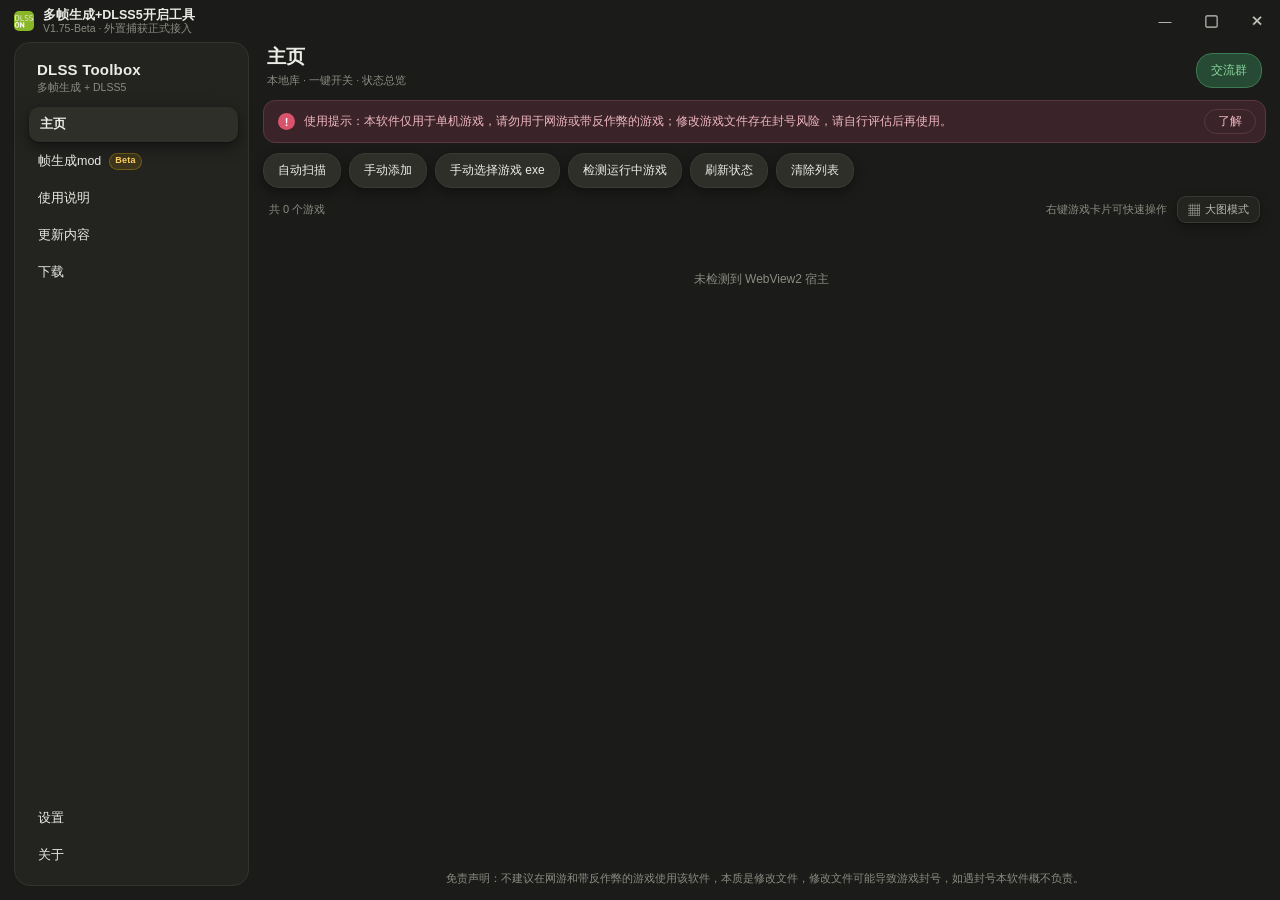
<file: wwwroot/index.html>
<!DOCTYPE html>
<html lang="zh-CN" data-theme="dark" data-backdrop="0">
<head>
<meta charset="utf-8" />
<meta name="viewport" content="width=device-width, initial-scale=1" />
<title>多帧生成+DLSS5开启工具</title>
<link rel="stylesheet" href="app.css?v=1.75.0.5" />
</head>
<body>
<div id="app">

  <header id="titlebar">
    <div id="dragzone" class="tb-left">
      <img class="tb-logo" src="app-icon.png" alt="" draggable="false" />
      <div class="tb-text">
        <div class="tb-brand" data-i18n="app.brand">多帧生成+DLSS5开启工具</div>
        <div class="tb-sub" data-i18n="app.sub">V1.75-Beta · 外置捕获正式接入</div>
      </div>
    </div>
    <div class="tb-right">
      <button class="win-btn" data-win="minimize" data-i18n-title="win.min" data-title-zh="最小化" title="最小化">&#x2014;</button>
      <button class="win-btn" data-win="maximize" data-i18n-title="win.max" data-title-zh="最大化" title="最大化">
        <svg class="win-ico" viewBox="0 0 16 16" aria-hidden="true"><rect x="2" y="2" width="12" height="12" rx="1.2" fill="none" stroke="currentColor" stroke-width="1.2"/></svg>
      </button>
      <button class="win-btn close" data-win="close" data-i18n-title="win.close" data-title-zh="关闭" title="关闭">&#x2715;</button>
    </div>
  </header>

  <div class="layout">
    <aside class="sidebar">
      <div class="brand">
        <div class="brand-name">DLSS Toolbox</div>
        <div class="brand-sub" data-i18n="app.brandSub">多帧生成 + DLSS5</div>
      </div>
      <nav class="nav">
        <button class="nav-item active" data-page="home"><span data-i18n="nav.home">主页</span></button>
        <button class="nav-item" data-page="framegen">
          <span data-i18n="nav.framegen">帧生成mod</span>
          <span class="nav-beta">Beta</span>
        </button>
        <button class="nav-item" data-page="usage"><span data-i18n="nav.usage">使用说明</span></button>
        <button class="nav-item" data-page="update"><span data-i18n="nav.update">更新内容</span></button>
        <button class="nav-item" data-page="download">
          <span data-i18n="nav.download">下载</span>
          <span class="nav-dot hidden" id="downloadNavDot"></span>
        </button>
      </nav>
      <div class="nav-bottom">
        <button class="nav-item" data-page="settings"><span data-i18n="nav.settings">设置</span></button>
        <button class="nav-item" data-page="about"><span data-i18n="nav.about">关于</span></button>
      </div>
    </aside>

    <section class="content">
      <div class="content-head">
        <div class="head-left">
          <div class="page-title" id="pageTitle">主页</div>
          <div class="page-sub" id="pageSub">本地库 · 一键开关 · 状态总览</div>
        </div>
        <div class="head-right">
          <button class="pill primary" id="btnGroup" data-i18n="head.group">交流群</button>
        </div>
      </div>

      <div id="homePane">
        <div class="notice" id="noticeBar">
          <span class="notice-icon">!</span>
          <span class="notice-text" data-i18n="home.notice">使用提示：本软件仅用于单机游戏，请勿用于网游或带反作弊的游戏；修改游戏文件存在封号风险，请自行评估后再使用。</span>
          <button class="notice-ok" id="btnNoticeOk" data-i18n="home.noticeOk">了解</button>
        </div>

        <div class="toolbar">
          <div class="toolbar-left">
            <button class="pill" data-act="scan" data-i18n="tool.scan">自动扫描</button>
            <button class="pill" data-act="add" data-i18n="tool.add">手动添加</button>
            <button class="pill" data-act="addExe" data-i18n="tool.addExe">手动选择游戏 exe</button>
            <button class="pill" data-act="detect" data-i18n="tool.detect">检测运行中游戏</button>
            <button class="pill" data-act="refresh" data-i18n="tool.refresh">刷新状态</button>
            <button class="pill" data-act="clear" data-i18n="tool.clear">清除列表</button>
          </div>
        </div>

        <div class="list-bar">
          <span id="listCount">共 0 个游戏</span>
          <div class="list-bar-right">
            <span class="list-hint" data-i18n="home.listHint">右键游戏卡片可快速操作</span>
            <button class="view-toggle" id="btnViewMode" title="切换为大图模式">
              <span class="view-glyph" id="viewGlyph">▦</span>
              <span id="viewLabel">大图模式</span>
            </button>
          </div>
        </div>

        <div class="game-list" id="gameList"></div>

        <div class="foot" data-i18n="home.foot">免责声明：不建议在网游和带反作弊的游戏使用该软件，本质是修改文件，修改文件可能导致游戏封号，如遇封号本软件概不负责。</div>
      </div>

      <div id="pageUsage" class="page-pane hidden">
        <div class="doc-card">
          <div class="doc-h" data-i18n="usage.noticeTitle">⚠️ 重要声明</div>
          <div class="doc-li" data-i18n="usage.notice1">· 本软件只建议用于单机游戏。网游或带反作弊的游戏不要使用；修改游戏文件存在封号风险。</div>
          <div class="doc-li" data-i18n="usage.notice2">· 米哈游系列游戏反作弊较严，暂未适配，建议改用 Magpie、HoYoshade 或 XXMI 等外部方案。</div>
          <div class="doc-li" data-i18n="usage.notice3">· 育碧、EA 平台的游戏尚未广泛适配，功能是否生效需要自行测试。</div>
          <div class="doc-li" data-i18n="usage.notice4">· Vulkan 游戏适配有限；本软件不再为 AMD 显卡安装补丁，A 卡用户请按弹窗指引使用 NeuralHub。</div>
        </div>

        <div class="doc-card">
          <div class="doc-h" data-i18n="usage.introTitle">一、软件能做什么</div>
          <div class="doc-li" data-i18n="usage.intro1">· 一键为游戏开启多帧生成和 DLSS5。支持自动扫描 Steam / Epic / GOG / 育碧游戏库，也支持手动添加游戏目录或 exe。当前版本沿用正式版的扫描与补丁逻辑，安装、还原结果一致。</div>
          <div class="doc-li" data-i18n="usage.intro2">· 显卡支持 NVIDIA RTX 20/30/40/50 系。补丁会按游戏自动匹配；安装 DLSS5 时还会再确认渲染 API、游戏位数和显卡型号。</div>
        </div>

        <div class="doc-card">
          <div class="doc-h" data-i18n="usage.fgTitle">二、多帧生成</div>
          <div class="doc-li"><b data-i18n="usage.fgClassicTitle">经典模式</b></div>
          <div class="doc-li" data-i18n="usage.fgClassic">· 替换 nvngx_dlssg.dll，适合 616.56 之前的老驱动，且只对帧生成 310.8 及以下版本有效。即装即用，兼容性最好，适合不想折腾或无法更新驱动的游戏。</div>
          <div class="doc-li"><b data-i18n="usage.fgAdvancedTitle">高级 MFG</b></div>
          <div class="doc-li" data-i18n="usage.fgAdvanced">· 适合新驱动和帧生成 310.9 以上版本，包含 ReShade、Universal RTX 40 MFG Unlock 和 version.dll 代理。兼容性最强，但部分游戏需要自行修改配置才能进入。</div>
          <div class="doc-li"><b data-i18n="usage.fgSm86Title">SM86 方案</b></div>
          <div class="doc-li" data-i18n="usage.fgSm86">· 不替换游戏原文件：把 version.dll、dlssg_sm86.ini 和 dlssg_sm86 文件夹放到游戏 exe 同目录，附带内核优化，可自由搭配 DLSS 超分 + XeSS 补帧。</div>
          <div class="doc-li" data-i18n="usage.fgRule">· MFG 与 SM86 只能二选一；同一游戏切换方案前，先点「还原」再重新安装。</div>
        </div>

        <div class="doc-card">
          <div class="doc-h" data-i18n="usage.dlssTitle">三、DLSS5</div>
          <div class="doc-li" data-i18n="usage.dlssVersions">· DLSS5 可选 1.7.0 或 2.0.0。1.7.0 兼容性最广，能与 MFG 1.7.0 / 1.7.1 同时开启；2.0.0 功能更多，但与 MFG 1.7.1 冲突会导致崩溃，和 SM86 方案不冲突。</div>
          <div class="doc-li" data-i18n="usage.dlssInstall">· 安装时会选择 DX12 / DX9 / Vulkan；DX9 还要选通用安装或起源引擎安装，以及 32/64 位。部分游戏进游戏后要按 Home 打开 GITC 菜单，手动开启 NR（默认关闭）。</div>
          <div class="doc-li" data-i18n="usage.dlssConfig">· 装了 SM86 的游戏，卡片会多出「配置」按钮，可改代理 DLL、插帧引擎、倍率、档位、预设、超分、光流、HUD 和日志级别。改完必须完全退出游戏再启动才生效。</div>
        </div>

        <div class="doc-card">
          <div class="doc-h" data-i18n="usage.scanTitle">四、游戏管理</div>
          <div class="doc-li" data-i18n="usage.scanAuto">· 自动扫描：检测 Steam、Epic、GOG、育碧游戏库，只添加有真实运行 exe 的游戏，跳过空目录和引擎目录。</div>
          <div class="doc-li" data-i18n="usage.scanManual">· 手动添加：选择游戏文件夹会自动识别 exe；DX9 或老游戏也可以直接选择 exe。</div>
          <div class="doc-li" data-i18n="usage.scanDetect">· 检测运行中游戏：从正在运行的进程里挑选，已在列表里的不会重复显示；弹窗会带游戏图标，方便确认是哪一个。</div>
          <div class="doc-li" data-i18n="usage.scanRefresh">· 刷新状态：手动改过游戏文件或在外部还原后，用它重新检测各游戏的开启状态。</div>
          <div class="doc-li" data-i18n="usage.scanClear">· 清除列表：只清空测试版的游戏列表，不影响正式版数据。</div>
          <div class="doc-li" data-i18n="usage.scanNoMenu">· 右键游戏卡片可快速开启/还原多帧生成、开关 DLSS5、修改配置名、排错修复和编辑备注标签。</div>
        </div>

        <div class="doc-card">
          <div class="doc-h" data-i18n="usage.restoreTitle">五、还原与状态</div>
          <div class="doc-li" data-i18n="usage.restore1">· 点「还原」会删除安装进去的多帧生成、DLSS5 补丁并恢复备份，然后重新检测状态。</div>
          <div class="doc-li" data-i18n="usage.restore2">· 如果当前没有任何开启项，软件会提示「无需还原」。</div>
          <div class="doc-li" data-i18n="usage.restore3">· 安装和还原前请完全退出游戏，避免文件被占用；游戏更新后补丁失效，重新安装即可。</div>
        </div>

        <div class="doc-card">
          <div class="doc-h" data-i18n="usage.faqTitle">六、常见问题</div>
          <div class="doc-li" data-i18n="usage.faq1">· 开启后没效果：先在游戏设置里打开 DLSS / 帧生成，退出游戏后再装补丁；SM86 可以换一个代理 DLL 再试。</div>
          <div class="doc-li" data-i18n="usage.faq2">· 游戏进不去或崩溃：检查是否同时开了 MFG 1.7.1 和 GITC DLSS5 2.0.0；先还原，再换兼容组合。Steam 游戏可验证完整性。</div>
          <div class="doc-li" data-i18n="usage.faq3">· 多帧生成按钮是灰色：目录里没有检测到 DLSS / 帧生成特征，说明这个游戏本身不支持，不是所有游戏都能开。</div>
          <div class="doc-li" data-i18n="usage.faq4">· 扫描找不到游戏：用「手动添加」直接选 exe；或者先启动游戏，再用「检测运行中游戏」。</div>
        </div>

        <div class="doc-card">
          <div class="doc-h" data-i18n="usage.sysTitle">七、系统要求与注意事项</div>
          <div class="doc-li" data-i18n="usage.sysReq">· Windows 10 1809 或更高（推荐 Windows 11）；需要 WebView2 Runtime；NVIDIA RTX 20/30/40/50 系显卡，建议使用最新驱动。</div>
          <div class="doc-li" data-i18n="usage.sysNotes">· 使用前备份游戏存档；打补丁和还原时游戏必须完全关闭；不建议网游和带反作弊的游戏；RE 引擎可用 GITC DLSS5 + 多帧生成；DX9 走 d3d9.dll 分支，注意 32/64 位。</div>
        </div>

        <div class="doc-card guide-beta">
          <div class="doc-h" data-i18n="usage.betaTitle">测试版反馈指引</div>
          <div class="doc-li" data-i18n="usage.beta1">· 当前是测试版，功能和界面还在调整。遇到问题请尽量说明：游戏名、补丁方案（经典 / MFG / SM86）、DLSS5 版本、渲染 API、报错现象或截图。</div>
          <div class="doc-li" data-i18n="usage.beta2">· 设置页「运行日志」可以直接打开 error.log，把日志和问题描述一起发给开发者，能更快定位问题。</div>
          <div class="doc-li" data-i18n="usage.beta3">· 反馈渠道：GitHub Issues、哔哩哔哩、小黑盒；关于页有对应链接。</div>
        </div>
      </div>

      <div id="pageUpdate" class="page-pane hidden">
        <div class="doc-card">
          <div class="doc-h" data-i18n="update.v175Title">V1.75 更新内容</div>
          <div class="doc-li" data-i18n="update.v1751">· 测试版重新发布为 V1.75.0.0；外置捕获、OptiScaler 默认项和补丁目录保持当前配置，下面保留 V1.65 更新内容与 V1.63.2 历史记录。</div>
          <div class="doc-li" data-i18n="update.v1752">· OptiScaler 菜单语言跟随软件语言：软件在简体中文与 English 之间切换后，菜单约 0.5 秒内同步；捕获运行中切换也生效，无需重启捕获。</div>
          <div class="doc-li" data-i18n="update.v1753">· 主页卡片小按钮悬停高亮增强：「多帧生成」「DLSS5」「还原」等按钮增加高亮边框、渐变背景和明显外发光，暗色主题下更醒目。</div>
          <div class="doc-li" data-i18n="update.v1651">· 外置捕获正式并入测试版：帧生成 mod 新增第三张卡，从这张卡进入即可使用；不向游戏目录写文件，用 Windows Graphics Capture 捕获游戏窗口，再由内置 OptiCaptureHost 2.12.00 + OptiScaler 完成超分和多帧生成。</div>
          <div class="doc-li" data-i18n="update.v1652">· 2.12 真实深度：新增「ReShade 真实深度（实验）」开关与深度接收状态；D3D11 / D3D12 走 GPU 共享纹理，D3D9 / D3D10 / OpenGL / Vulkan 走 CPU 共享缓冲。深度只作用于 Host 自己的 FSR / DLSS 输出缩放，不改善 F5Low / MFG 的果冻感。</div>
          <div class="doc-li" data-i18n="update.v1653">· 捕获默认：F5Low + 3X，支持 2X-6X、FSR4.1.2、Present Classic；OptiScaler 菜单完成中文汉化，Ctrl+Shift+F9 可隐藏 / 恢复覆盖层，热键被占用时页面按钮仍可用。</div>
          <div class="doc-li" data-i18n="update.v1654">· 低延迟默认：输入 OptiScaler、输出 NVIDIA Reflex、帧率限制 0。0 表示关闭固定上限，避免先降帧再补帧；菜单里的 516 只是个人设置，不是推荐值。</div>
          <div class="doc-li" data-i18n="update.v1655">· 内置定制 2.12 捕获引擎（无 NGX 依赖），避免与当前 nvngx_dlss.dll 310.9.1 卡在 NVSDK_NGX_D3D12_Init；Host 自带 DLSS 输出缩放会回退 FSR1，F5Low / MFG / OptiScaler 主链路不受影响，ReShade 深度测试请把输出缩放选为 FSR3/4。</div>
          <div class="doc-li" data-i18n="update.v1656">· 1.63.x 外置捕获测试版的页面、状态、配置写回和 Full Pack 资源全部并入 1.65 主测试版；外置捕获独立测试包从本版起停止维护。</div>
        </div>
        <div class="doc-card">
          <div class="doc-h">V1.63.2</div>
          <div class="doc-li" data-i18n="update.v1621">· 渲染 API 改为读取 PE 导入表精确识别，不再靠 exe 位数或目录里是否存在 d3d9.dll；ReShade 自己放的代理 DLL 不会再让 DX11 游戏被误判成 DX9。</div>
          <div class="doc-li" data-i18n="update.v1622">· 自动识别 Source 1 引擎 DX9 游戏，把 ReShade / HSF 装到游戏根目录的 bin 子目录；游戏卡片会显示实际安装目录，安装前可手动切换「自动识别 / 游戏根目录 / bin 子目录」。</div>
          <div class="doc-li" data-i18n="update.v1623">· HSF 安装、还原、LaunchPad、MFG-Unlocker 和 ReShade 代理检测全部按安装记录中的目录处理；旧版根目录安装仍能正常还原，并会提示还原后自动迁移到 bin。</div>
          <div class="doc-li" data-i18n="update.v1624">· API 兼容性页新增 DX9 · 起源引擎 条目；DX11、DX12 与 Vulkan 的行为保持不变。</div>
          <div class="doc-li" data-i18n="update.v1625">· 设置页每次启动自动识别并显示软件安装位置；增量包下载完成后可立即安装</div>
        </div>
        <div class="doc-card">
          <div class="doc-h">V1.61</div>
          <div class="doc-li" data-i18n="update.v1611">· HSF 菜单语言：中文界面安装汉化版 HSF add-on，英文界面安装 HSF 0.9.9 原版英文 add-on；「跟随软件语言」会让 HSF 菜单和软件界面保持一致。</div>
          <div class="doc-li" data-i18n="update.v1612">· ReShade 外壳语言跟随 HSF 菜单语言：中文写入 zh-CN + MiSans 字体，英文写入 en-US，不再强制给外国用户安装中文字体。</div>
          <div class="doc-li" data-i18n="update.v1613">· 已安装 HSF 的游戏可以在卡片上切换菜单语言：软件先按安装记录还原旧文件，再按当前语言重新安装。</div>
        </div>
        <div class="doc-card">
          <div class="doc-h">V1.60</div>
          <div class="doc-li" data-i18n="update.v1601">· 新增 HSF 帧生成：基于 ReShade add-on，把游戏画面、深度和运动数据交给 NVIDIA DLSS-G 进行 AI 插帧，支持 DX9 / DX11 / DX12 / Vulkan，最高可到 6X；安装 MFG-Unlocker 后可在 HSF helper 的 mods 目录解锁 3X-6X。</div>
          <div class="doc-li" data-i18n="update.v1602">· 帧生成mod：Smooth Motion 与 HSF 合并为一个导航入口，进入后先选择「英伟达 Smooth Motion」或「HSF 帧生成」，子页面可返回选择页。</div>
          <div class="doc-li" data-i18n="update.v1603">· HSF 页面新增 API 兼容性说明：DX11、DX12 原生 DLSS、DX12 无 DLSS、Vulkan 分别标注；Vulkan 游戏建议使用窗口模式。</div>
          <div class="doc-li" data-i18n="update.v1604">· 增强 LaunchPad 提示：安装 LaunchPad 后的光流质量比默认 NVOF 更好，鬼影会明显减少；游戏卡片按钮改为「安装 LaunchPad（推荐）」。</div>
          <div class="doc-li" data-i18n="update.v1605">· 下载页支持显示 HSF LaunchPad 的真实下载进度；导航栏「下载」会显示当前正在进行的下载任务数量。</div>
        </div>
        <div class="doc-card">
          <div class="doc-h">V1.50</div>
          <div class="doc-li" data-i18n="update.v1501">· 新增Smooth Motion功能，可以给部分不支持原生帧生成的游戏提供AI插帧，目前只能开启2倍的插帧，而且只支持DX11以上以及Vulkan，并且该功能处于测试中！</div>
          <div class="doc-li doc-li-note" data-i18n="update.v1501sub">（当你选择单个渲染模式的时候会弹出错误没关系，只是没有调用到管理员权限而已，软件会自动默认调整的）</div>
          <div class="doc-li" data-i18n="update.v1502">· 减少源目录文件，减少软件自身体积（软件本体只有70MB，但相关补丁占用2.6GB）</div>
        </div>
        <div class="doc-card">
          <div class="doc-h">V1.45</div>
          <div class="doc-li" data-i18n="update.v1451">· 界面统一：导航栏改为纯白选中态并加底部阴影，工具栏、设置、关于、弹窗和下拉框统一为新的 WebUI 风格；一键还原按钮改为红色。</div>
          <div class="doc-li" data-i18n="update.v1454">· 主页调整：移除搜索框与筛选；游戏卡片新增右键菜单，可一键开启/还原多帧生成、开关 DLSS5、配置 SM86、启动游戏、打开目录、移除列表。</div>
          <div class="doc-li" data-i18n="update.v1455">· 大图模式：新增 9:16 游戏封面视图，可从游戏库读取封面；修复封面显示不全的问题。</div>
          <div class="doc-li" data-i18n="update.v1457">· 修复与清理：移除 8-Zip 误识别；优化自动扫描与运行中游戏检测；修复部分游戏在列表中的状态显示异常。</div>
          <div class="doc-li" data-i18n="update.v1458">· 下载管理：下载改为独立「下载」页面，支持暂停/继续、取消和打开下载位置；下载期间不再遮挡主界面，可继续操作其他功能。</div>
        </div>
        <div class="doc-card">
          <div class="doc-h">V1.35</div>
          <div class="doc-li" data-i18n="update.b1">· 多帧生成新增 SM86 方案：选择高级模式后会弹出选择框，可自行选择 MFG 方案还是 SM86 方案。</div>
          <div class="doc-li" data-i18n="update.b2">· MFG 方案在画质与帧率之间比较均衡；SM86 方案不用替换游戏原文件，附带内核优化，搭配比较自由，可以选择 DLSS 超分 + XeSS 补帧。</div>
          <div class="doc-li" data-i18n="update.b3">· SM86 配置界面：开启后在卡片上点「配置」即可弹出，可改代理 DLL、插帧引擎与档位、超分、XeSS-FG、日志级别。</div>
          <div class="doc-li" data-i18n="update.b4">· 注意：SM86 方案和 MFG 方案只能二选一开启。</div>
          <div class="doc-li" data-i18n="update.b5">· GITC DLSS5 升级到 2.0.0，但 2.0.0 会与 MFG 1.7.1 冲突导致游戏崩溃，1.7.0 版本仍然保留；开启 DLSS5 时可选择 1.7.0 或 2.0.0。</div>
          <div class="doc-li" data-i18n="update.b6">· 软件有兼容性检测，会提示不建议 MFG 1.7.1 与 GITC 2.0.0 同时开启，但仍然可以继续安装。</div>
          <div class="doc-li" data-i18n="update.b7">· 修复部分游戏在英文界面下仍显示中文名称的问题。</div>
        </div>
        <div class="doc-card">
          <div class="doc-h">V1.32</div>
          <div class="doc-li" data-i18n="update.p1">· MFG 更新到 1.7.1。</div>
          <div class="doc-li" data-i18n="update.p2">· 由于 GITC DLSS5 1.8.0 起与 MFG 1.7.1 冲突导致崩溃，暂不更新 GITC DLSS5。</div>
        </div>
      </div>

      <div id="pageFrameGen" class="page-pane hidden">
        <div class="fg-hero">
          <div class="fg-kicker">FRAME GENERATION MOD</div>
          <div class="fg-title" data-i18n="fg.title">帧生成mod</div>
          <div class="fg-sub" data-i18n="fg.sub">选择一种帧生成方案。三种方案都留在本软件内，不需要打开第二个工具。</div>
        </div>

        <div class="fg-choice-grid">
          <button type="button" class="fg-choice-card" data-fg-open="smooth">
            <div class="fg-choice-head">
              <span class="fg-choice-icon">SM</span>
              <span class="nav-beta">Beta</span>
            </div>
            <div class="fg-choice-title" data-i18n="fg.smoothTitle">英伟达 Smooth Motion</div>
            <div class="fg-choice-desc" data-i18n="fg.smoothDesc">驱动级 AI 插帧，直接写入 NVIDIA 驱动 profile。RTX 40/50 使用官方驱动，RTX 20/30 使用内置补丁；适合原本没有帧生成的游戏。</div>
            <div class="fg-choice-tags">
              <span data-i18n="fg.smoothTag1">RTX 40/50 官方</span>
              <span data-i18n="fg.smoothTag2">RTX 20/30 补丁</span>
              <span data-i18n="fg.smoothTag3">2X</span>
            </div>
            <div class="fg-choice-enter"><span data-i18n="fg.enter">进入设置</span><span>→</span></div>
          </button>

          <button type="button" class="fg-choice-card" data-fg-open="hsf">
            <div class="fg-choice-head">
              <span class="fg-choice-icon hsf">HSF</span>
              <span class="nav-beta">Beta</span>
            </div>
            <div class="fg-choice-title" data-i18n="fg.hsfTitle">HSF 帧生成</div>
            <div class="fg-choice-desc" data-i18n="fg.hsfDesc">ReShade 捕获画面插帧，把游戏画面、深度和运动数据交给 NVIDIA DLSS-G。支持 DX9 / DX11 / DX12 / Vulkan，最高可到 6X；建议安装 LaunchPad 光流源。</div>
            <div class="fg-choice-tags">
              <span data-i18n="fg.hsfTag1">LaunchPad 推荐</span>
              <span data-i18n="fg.hsfTag2">最高 6X</span>
              <span data-i18n="fg.hsfTag3">全 API</span>
            </div>
            <div class="fg-choice-enter"><span data-i18n="fg.enter">进入设置</span><span>→</span></div>
          </button>

          <button type="button" class="fg-choice-card" data-fg-open="capture">
            <div class="fg-choice-head">
              <span class="fg-choice-icon capture">OC</span>
              <span class="nav-beta" data-i18n="capture.experimentalBadge">实验性</span>
            </div>
            <div class="fg-choice-title" data-i18n="fg.captureTitle">外置捕获（OptiCaptureHost）</div>
            <div class="fg-choice-desc" data-i18n="fg.captureDesc">不向游戏目录写任何文件：用 Windows Graphics Capture 捕获游戏窗口，再交给内置 OptiScaler 插帧。适合不方便装 Mod 的游戏，支持窗口化 / 无边框，最高 6X。</div>
            <div class="fg-choice-tags">
              <span data-i18n="fg.captureTag1">不注入</span>
              <span data-i18n="fg.captureTag2">任意窗口</span>
              <span data-i18n="fg.captureTag3">最高 6X</span>
            </div>
            <div class="fg-choice-enter"><span data-i18n="fg.enter">进入设置</span><span>→</span></div>
          </button>
        </div>

        <div class="fg-footnote" data-i18n="fg.tip">提示：外置捕获是实验性方案，不修改游戏文件，但仍可能被部分反作弊检测；在线游戏请先确认风险。HSF 安装 LaunchPad 后的光流质量比默认 NVOF 更好，鬼影会明显减少；Vulkan 游戏建议使用窗口模式，无边框/全屏可能看不到补帧画面。</div>
      </div>

      <div id="pageSmooth" class="page-pane hidden">
        <div class="fg-back-row">
          <button type="button" class="fg-back" data-fg-back><span>←</span><span data-i18n="fg.back">返回帧生成mod</span></button>
        </div>
        <div class="doc-card sm-hero">
          <div class="sm-hero-top">
            <div>
              <div class="sm-hero-title" data-i18n="sm.title">Smooth Motion</div>
              <div class="sm-hero-sub" data-i18n="sm.sub">不打开 NVIDIA App，也不打开 Profile Inspector，直接在这里写入驱动 profile。</div>
            </div>
            <span class="sm-badge" id="smSupportBadge" data-i18n="sm.checking">检测中…</span>
          </div>
          <div class="sm-meta">
            <div class="sm-meta-item"><span data-i18n="sm.gpu">显卡</span><b id="smGpu">—</b></div>
            <div class="sm-meta-item"><span data-i18n="sm.driver">驱动</span><b id="smDriver">—</b></div>
            <div class="sm-meta-item"><span data-i18n="sm.base">驱动默认</span><b id="smBase">—</b></div>
            <div class="sm-meta-item"><span data-i18n="sm.profile">Profile</span><b id="smProfileHint">—</b></div>
          </div>
          <div class="sm-support-note" id="smSupportNote"></div>
        </div>

        <div class="sm-tabs">
          <button class="sm-tab active" data-sm-tab="official" data-i18n="sm.tabOfficial">官方驱动</button>
          <button class="sm-tab" data-sm-tab="mod" data-i18n="sm.tabMod">RTX 20/30 补丁</button>
        </div>

        <div id="smOfficialPanel">
          <div class="doc-card">
            <div class="sm-toolbar">
              <div>
                <div class="doc-h" data-i18n="sm.gamesTitle">按游戏开关</div>
                <div class="set-desc" data-i18n="sm.gamesDesc">开关写入该游戏自己的 NVIDIA 驱动 profile，不改全局设置。找不到 profile 时会在第一次开启时自动创建。</div>
              </div>
              <div class="sm-actions">
                <button class="pill" id="smRefreshBtn" data-i18n="sm.refresh">刷新</button>
                <button class="pill" id="smOpenLogBtn" data-i18n="sm.openLog">打开日志目录</button>
              </div>
            </div>
            <div class="sm-list" id="smGameList"></div>
            <div class="sm-empty hidden" id="smGameEmpty" data-i18n="sm.noGames">列表里还没有游戏。先在主页添加游戏，再回来开启 Smooth Motion。</div>
          </div>

          <div class="doc-card">
            <div class="doc-h" data-i18n="sm.notesTitle">说明</div>
            <div class="doc-li" data-i18n="sm.note1">· RTX 40/50：官方驱动已支持，直接用本页开关即可；Smooth Motion 只插入 1 帧（2x），支持 DX11 / DX12 / Vulkan。</div>
            <div class="doc-li" data-i18n="sm.note2">· RTX 20/30：补丁已经内置在 Patches\SmoothMotion 里，不需要导入 zip；切到上方「RTX 20/30 补丁」标签直接部署。</div>
            <div class="doc-li" data-i18n="sm.note3">· Enabled APIs 是位掩码：DX12 = 1，DX11 = 2，Vulkan = 4；默认 7 表示三种全开。</div>
            <div class="doc-li" data-i18n="sm.note4">· 游戏内要先把 DLSS / 帧生成相关选项打开，Smooth Motion 才会真正生效；修改后建议完全退出游戏再进。</div>
          </div>
        </div>

        <div id="smModPanel" class="hidden">
          <div class="doc-card">
            <div class="sm-toolbar">
              <div>
                <div class="doc-h" data-i18n="sm.modTitle">RTX 20/30 内置补丁</div>
                <div class="set-desc" data-i18n="sm.modDesc">补丁已随软件放在 Patches\SmoothMotion，不需要导入 zip；按显卡自动选择 RTX20 / RTX30 引擎，用的时候直接部署。</div>
              </div>
              <div class="sm-actions">
                <button class="pill" id="smOpenModLogBtn" data-i18n="sm.openModLog">打开 Mod 日志</button>
                <button class="pill" id="smOpenModBtn" data-i18n="sm.openMod">打开补丁目录</button>
              </div>
            </div>
            <div class="sm-mod-status" id="smModStatus">正在检测内置补丁…</div>
            <div class="sm-mod-warn" data-i18n="sm.modWarn">部署前请先完全退出游戏。游戏目录已有自己的 version.dll 时不会覆盖；RTX30 引擎要求 msvcp140.dll ≥ 14.40。</div>
            <div class="sm-mod-warn" id="smModSupport"></div>
          </div>

          <div class="doc-card">
            <div class="doc-h" data-i18n="sm.modGamesTitle">部署到游戏</div>
            <div class="set-desc" data-i18n="sm.modGamesDesc">同一游戏只能装一个引擎；切换或换显卡前先还原。RTX 40/50 不需要这个补丁，直接用「官方驱动」标签。</div>
            <div class="sm-list" id="smModList"></div>
            <div class="sm-empty hidden" id="smModEmpty" data-i18n="sm.noGames">列表里还没有游戏。</div>
          </div>
        </div>
      </div>

      <div id="pageHsf" class="page-pane hidden">
        <div class="fg-back-row">
          <button type="button" class="fg-back" data-fg-back><span>←</span><span data-i18n="fg.back">返回帧生成mod</span></button>
        </div>
        <div class="doc-card sm-hero">
          <div class="sm-hero-top">
            <div>
              <div class="sm-hero-title" data-i18n="hsf.title">HSF 帧生成</div>
              <div class="sm-hero-sub" data-i18n="hsf.sub">Hunter's Sloppy Frames：把游戏画面喂给 NVIDIA DLSS 帧生成，不需要打开第二个软件。</div>
            </div>
            <span class="sm-badge" id="hsfBadge" data-i18n="hsf.checking">检测中…</span>
          </div>
          <div class="sm-meta">
            <div class="sm-meta-item"><span data-i18n="hsf.package">内置包</span><b id="hsfPackage">—</b></div>
            <div class="sm-meta-item"><span data-i18n="hsf.gpu">显卡</span><b id="hsfGpu">—</b></div>
            <div class="sm-meta-item"><span data-i18n="hsf.addon">Add-on</span><b id="hsfAddon">—</b></div>
            <div class="sm-meta-item"><span data-i18n="hsf.reshade">ReShade</span><b id="hsfReShade">—</b></div>
          </div>
          <div class="sm-support-note" id="hsfSupportNote"></div>
          <div class="sm-support-note" data-i18n="hsf.auxHint">Vulkan / DX11 缺光流源时，点游戏卡片里的「安装 LaunchPad」；LaunchPad 的光流质量比默认 NVOF 更好，鬼影会明显减少，建议优先安装。RTX 20/30/40 想开 3X-6X，点「安装 MFG-Unlocker」。全部在软件内完成，不需要再打开第二个工具。</div>
          <div class="sm-quality-callout">
            <span class="sm-quality-label" data-i18n="hsf.qualityLabel">画质提示</span>
            <span data-i18n="hsf.launchpadQuality">安装 LaunchPad 后的光流质量比默认 NVOF 更好，鬼影会明显减少。DX9 / DX11 / Vulkan 和没有原生 DLSS 数据的 DX12 游戏，优先装 LaunchPad。</span>
          </div>
        </div>

        <div class="doc-card">
          <div class="set-row">
            <div class="set-left">
              <div class="set-name" data-i18n="hsf.languageTitle">HSF 菜单语言</div>
              <div class="set-desc" data-i18n="hsf.languageDesc">选择安装哪一版 HSF add-on：中文使用汉化版，English 使用 HSF 0.9.9 原版英文 add-on。已安装的游戏可以在卡片上直接切换菜单语言。</div>
            </div>
            <select class="set-select" id="hsfMenuLanguage">
              <option value="0" data-i18n="hsf.languageFollow">跟随软件语言</option>
              <option value="1" data-i18n="hsf.languageChinese">简体中文（汉化版）</option>
              <option value="2" data-i18n="hsf.languageEnglish">English（原版 HSF）</option>
            </select>
          </div>
          <div class="set-desc" data-i18n="hsf.languageTip">切换只影响之后的安装；已经装过 HSF 的游戏，点卡片上的「切换为英文原版 / 切换为中文版」，软件会先按记录还原旧文件，再安装目标语言。</div>
        </div>

        <div class="doc-card api-card">
          <div class="doc-h" data-i18n="hsf.apiTitle">API 兼容性</div>
          <div class="api-grid">
            <div class="api-item">
              <b>DX9 · 起源引擎</b>
              <span data-i18n="hsf.apiDx9">Source 1 引擎的 DX9 游戏，ReShade/HSF 必须装到游戏根目录的 bin 子目录，装到根目录不会生效；本软件会读取 PE 导入表和 shaderapidx9.dll 自动识别，也可以在游戏卡片上手动覆盖安装目录。</span>
              <em data-i18n="hsf.apiDx9Tag">自动识别 bin</em>
            </div>
            <div class="api-item">
              <b>DX11</b>
              <span data-i18n="hsf.apiDx11">HSF helper 路线，全屏和窗口都正常；建议安装 LaunchPad，光流更稳、鬼影更少。</span>
              <em data-i18n="hsf.apiDx11Tag">推荐 LaunchPad</em>
            </div>
            <div class="api-item">
              <b>DX12 · 原生 DLSS</b>
              <span data-i18n="hsf.apiDx12Native">HSF 读取游戏自己的 DLSS 数据，通常原生只有 2X；3X-6X 需要 MFG-Unlocker，且受游戏 provider 上限限制。</span>
              <em data-i18n="hsf.apiDx12NativeTag">2X 原生 / MFG 解锁</em>
            </div>
            <div class="api-item">
              <b>DX12 · 无 DLSS</b>
              <span data-i18n="hsf.apiDx12NoDlss">走 HSF helper，需要 LaunchPad 或 LumeniteFX 提供光流；3X-6X 需要 MFG-Unlocker。</span>
              <em data-i18n="hsf.apiDx12NoDlssTag">必须光流源</em>
            </div>
            <div class="api-item warn">
              <b>Vulkan</b>
              <span data-i18n="hsf.apiVulkan">HSF helper 路线，建议使用窗口模式；无边框/全屏可能生成帧在跑但画面被游戏盖住，实测部分游戏只有窗口模式可见。</span>
              <em data-i18n="hsf.apiVulkanTag">仅建议窗口模式</em>
            </div>
          </div>
          <div class="sm-support-note" data-i18n="hsf.apiFoot">兼容性提示只说明 HSF 的工作方式，不代表每个游戏都能达到相同倍率；最终以游戏自己的 DLSS-G / 驱动上限为准。</div>
        </div>

        <div class="doc-card">
          <div class="sm-toolbar">
            <div>
              <div class="doc-h" data-i18n="hsf.gamesTitle">按游戏安装</div>
              <div class="set-desc" data-i18n="hsf.gamesDesc">安装会把 ReShade 6.8 add-on 和 HSF 写进游戏目录；起源引擎 DX9 游戏会自动装到 bin 子目录，也可以在卡片上手动切换「自动识别 / 游戏根目录 / bin 子目录」。还原只删除软件自己写入的文件。装之前请先完全退出游戏。</div>
            </div>
            <div class="sm-actions">
              <button class="pill" id="hsfRefreshBtn" data-i18n="hsf.refresh">刷新</button>
              <button class="pill" id="hsfOpenPatchBtn" data-i18n="hsf.openPatch">打开补丁目录</button>
              <button class="pill" id="hsfOpenDocsBtn" data-i18n="hsf.openDocs">官方说明</button>
            </div>
          </div>
          <div class="sm-list" id="hsfGameList"></div>
          <div class="sm-empty hidden" id="hsfGameEmpty" data-i18n="hsf.noGames">列表里还没有游戏。先在主页添加游戏，再回来安装 HSF。</div>
        </div>

        <div class="doc-card">
          <div class="doc-h" data-i18n="hsf.notesTitle">说明</div>
          <div class="doc-li" data-i18n="hsf.note1">· HSF 不是独立程序，而是 ReShade add-on：本页会安装/复用 ReShade 6.8 add-on 版，再放入 hsf.addon64/32、HSF_streamline、HSF.fx 和 HSF.ini。</div>
          <div class="doc-li" data-i18n="hsf.note2">· DX12 游戏如果自身已启用 DLSS，可以直接读取游戏的 DLSS 数据；DX9 / DX11 / Vulkan 和没有 DLSS 的 DX12 游戏，可点游戏卡片里的「安装 LaunchPad」一键补齐 iMMERSE LaunchPad 光流源（从 iMMERSE 官方 GitHub 下载，不随本软件分发）。LaunchPad 的光流质量比默认 NVOF 更好，鬼影会明显减少，建议优先安装。</div>
          <div class="doc-li" data-i18n="hsf.note3">· RTX 50 原生支持高倍率；RTX 20/30/40 原生通常只有 2X，点游戏卡片里的「安装 MFG-Unlocker」即可在 HSF helper 的 mods 目录里解锁 3X-6X。DX12 游戏的原生路线仍需按 MFG-Unlocker 官方说明把 DLL 改名放到游戏 exe 旁；如果游戏 provider 报告 max frames 1，3X+ 仍然开不了。</div>
          <div class="doc-li" data-i18n="hsf.note4">· 仅限单机游戏。任何带在线反作弊的游戏都不要使用；HSF 目前是 0.9.9 preview，部分游戏可能崩溃或 HUD 重影。</div>
          <div class="doc-li" data-i18n="hsf.note5">· 装好后进游戏按 Home 打开 ReShade 菜单，在 Add-ons 里启用 HSF；切换 API、改分辨率或更新游戏后建议重新进一次。</div>
        </div>
      </div>

      <div id="pageCapture" class="page-pane hidden">
        <div class="fg-back-row">
          <button type="button" class="fg-back" data-fg-back><span>←</span><span data-i18n="fg.back">返回帧生成mod</span></button>
        </div>

        <div class="doc-card sm-hero capture-hero">
          <div class="sm-hero-top">
            <div>
              <div class="sm-hero-title" data-i18n="capture.title">外置捕获（实验性）</div>
              <div class="sm-hero-sub" data-i18n="capture.sub">不向游戏目录写文件：Windows Graphics Capture 捕获游戏窗口，由内置 OptiCaptureHost + OptiScaler 完成超分和多帧生成。游戏请使用窗口化或无边框模式。</div>
            </div>
            <span class="sm-badge" id="captureBadge" data-i18n="capture.notRunning">未启动</span>
          </div>
          <div class="sm-meta">
            <div class="sm-meta-item"><span data-i18n="capture.engine">捕获引擎</span><b id="captureEngine">—</b></div>
            <div class="sm-meta-item"><span data-i18n="capture.window">当前窗口</span><b id="captureWindowTitle">—</b></div>
            <div class="sm-meta-item"><span data-i18n="capture.fpsIn">捕获 FPS</span><b id="captureFpsIn">—</b></div>
            <div class="sm-meta-item"><span data-i18n="capture.fpsOut">补帧提交 FPS</span><b id="captureFpsOut">—</b></div>
          </div>
          <div class="sm-support-note" id="captureNote" data-i18n="capture.idleNote">先选择一个正在运行的游戏窗口，再点“开始捕获”。本页不会启动 OptiCaptureLauncher，也不会往游戏目录写任何文件。</div>
        </div>

        <div class="doc-card">
          <div class="sm-toolbar">
            <div>
              <div class="doc-h" data-i18n="capture.windowTitle">选择游戏窗口</div>
              <div class="set-desc" data-i18n="capture.windowDesc">列出当前正在运行的可见窗口，按进程合并为面积最大的主窗口。游戏需要先进入窗口化或无边框模式；独占全屏无法捕获。</div>
            </div>
            <div class="sm-actions">
              <button class="pill" id="captureRefreshBtn" data-i18n="capture.refresh">刷新窗口</button>
              <button class="pill" id="captureOpenLogBtn" data-i18n="capture.openLog">打开捕获日志</button>
            </div>
          </div>
          <div class="set-row">
            <div class="set-left">
              <div class="set-name" data-i18n="capture.windowSelect">游戏窗口</div>
              <div class="set-desc" data-i18n="capture.windowSelectDesc">如果列表里没有，先启动游戏并切到窗口模式，再点刷新。</div>
            </div>
            <div class="capture-window-picker">
              <button type="button" class="capture-window-btn" id="captureWindowPickBtn">
                <span class="capture-window-icon" id="captureWindowPickIcon">▣</span>
                <span class="capture-window-body">
                  <span class="capture-window-title" id="captureWindowPickTitle" data-i18n="capture.chooseWindow">刷新后选择游戏窗口</span>
                  <span class="capture-window-desc" id="captureWindowPickDesc"></span>
                </span>
                <span class="capture-window-caret">›</span>
              </button>
              <input type="hidden" id="captureWindowSelect" value="">
            </div>
          </div>
          <div class="capture-actions">
            <button class="pill primary" id="captureStartBtn" data-i18n="capture.start">开始捕获</button>
            <button class="pill danger" id="captureStopBtn" data-i18n="capture.stop">停止捕获</button>
            <button class="pill" id="captureMenuBtn" data-i18n="capture.menu">打开 OptiScaler 菜单</button>
            <button class="pill" id="captureFocusBtn" data-i18n="capture.focus">交还鼠标 / 焦点</button>
            <button class="pill" id="captureOverlayBtn" data-i18n="capture.overlay">隐藏覆盖层 / 切出窗口</button>
          </div>
          <div class="sm-support-note" data-i18n="capture.hotkeyNote">游戏内快捷键：Ctrl+Shift+F9 隐藏/恢复覆盖层（捕获不停止），Ctrl+Shift+F10 打开菜单，Ctrl+Shift+F11 切换游戏 / 覆盖层焦点，Ctrl+Shift+F12 停止捕获。隐藏覆盖层后可以 Alt+Tab 切到其他窗口；游戏失焦期间补帧可能暂停，切回游戏焦点后继续。</div>
        </div>

        <div class="doc-card">
          <div class="doc-h" data-i18n="capture.settingsTitle">帧生成与画面设置</div>
          <div class="set-desc" data-i18n="capture.settingsDesc">这些设置写入内置 OptiCaptureHost.ini 与 OptiScaler.ini，不修改游戏目录。VSync 即时生效；帧生成模式或倍率改动会自动重启捕获；超分和输出缩放需停止后重新开始。</div>
          <div class="set-row">
            <div class="set-left">
              <div class="set-name" data-i18n="capture.fgMode">帧生成模式</div>
              <div class="set-desc" data-i18n="capture.fgModeDesc">选择外置补帧使用的帧生成方案。F5Low 为默认方案，其他模式按显卡和运行库选择。</div>
            </div>
            <select class="set-select" id="captureFgMode">
              <option value="9" data-i18n="capture.fgF5low">F5Low（外置捕获推荐）</option>
              <option value="0" data-i18n="capture.fgXefg">XeFG（原版兼容）</option>
              <option value="1" data-i18n="capture.fgDlssg">DLSSG（Artur / 旧显卡）</option>
              <option value="5" data-i18n="capture.fgCombo">Combo MFG（DLSSG + XeFG）</option>
              <option value="6" data-i18n="capture.fgNukem">Nukem FG</option>
              <option value="7" data-i18n="capture.fgFsr">FSR3-4 FG</option>
              <option value="8" data-i18n="capture.fgNvidia">NVIDIA MFG（RTX 50）</option>
              <option value="2" data-i18n="capture.fgOff">关闭帧生成</option>
            </select>
          </div>
          <div class="set-row">
            <div class="set-left">
              <div class="set-name" data-i18n="capture.mfg">多帧倍率</div>
              <div class="set-desc" data-i18n="capture.mfgDesc">设置每个原始帧生成的补帧数量。倍率越高，补帧输出越多；不同帧生成模式支持的倍率不同。</div>
            </div>
            <select class="set-select" id="captureMfg">
              <option value="0" data-i18n="capture.mfgAuto">自动</option>
              <option value="1">2X</option>
              <option value="2" selected>3X（默认）</option>
              <option value="3">4X</option>
              <option value="4">5X</option>
              <option value="5">6X</option>
            </select>
          </div>
          <div class="set-row">
            <div class="set-left">
              <div class="set-name" data-i18n="capture.upscaler">超分器</div>
              <div class="set-desc" data-i18n="capture.upscalerDesc">选择 OptiScaler 使用的超分后端。按显卡型号和游戏兼容性选择。</div>
            </div>
            <select class="set-select" id="captureUpscaler">
              <option value="4" data-i18n="capture.upFsr4">FSR 4.1.2（推荐）</option>
              <option value="0" data-i18n="capture.upXess">Intel XeSS</option>
              <option value="1" data-i18n="capture.upFsr3">AMD FSR 3.1.6</option>
              <option value="2" data-i18n="capture.upDlss">NVIDIA DLSS</option>
              <option value="3" data-i18n="capture.upDlss37">DLSS 3.7（AMD / GTX 16）</option>
              <option value="5" data-i18n="capture.upDitto">DittoSR</option>
            </select>
          </div>
          <div class="set-row">
            <div class="set-left">
              <div class="set-name" data-i18n="capture.upscale">输出缩放</div>
              <div class="set-desc" data-i18n="capture.upscaleDesc">开启后，开始捕获时缩小游戏窗口，由 Host 放大到全屏；停止捕获后恢复原窗口。</div>
            </div>
            <select class="set-select" id="captureUpscale">
              <option value="0" data-i18n="capture.upOff">关闭</option>
              <option value="4" data-i18n="capture.upFsr">FSR3/4</option>
              <option value="5" data-i18n="capture.upDlssOut">DLSS</option>
              <option value="2" data-i18n="capture.upFsr1">FSR 1</option>
              <option value="3" data-i18n="capture.upNis">NIS</option>
              <option value="1" data-i18n="capture.upBilinear">Bilinear</option>
            </select>
          </div>
          <div class="set-row">
            <div class="set-left">
              <div class="set-name" data-i18n="capture.upscaleLevel">输出缩放档位</div>
              <div class="set-desc" data-i18n="capture.upscaleLevelDesc">设置输出缩放的缩放比例。Native 不缩小窗口，只做超分抗锯齿。</div>
            </div>
            <select class="set-select" id="captureUpscaleLevel">
              <option value="0" data-i18n="capture.lvQuality">Quality（1.5X）</option>
              <option value="1" data-i18n="capture.lvBalanced">Balanced（1.7X）</option>
              <option value="2" data-i18n="capture.lvPerformance">Performance（2X）</option>
              <option value="3" data-i18n="capture.lvNative">Native（1X）</option>
            </select>
          </div>
          <div class="set-row">
            <div class="set-left">
              <div class="set-name" data-i18n="capture.depth">ReShade 真实深度（实验）</div>
              <div class="set-desc" data-i18n="capture.depthDesc">开启后，Host 在输出缩放时读取游戏真实深度，用于改善边缘和遮挡。需要同时开启输出缩放，并在游戏目录安装 ReShade 深度插件。</div>
            </div>
            <button class="sw" id="captureDepthToggle"><i></i></button>
          </div>
          <div class="set-row">
            <div class="set-left">
              <div class="set-name" data-i18n="capture.vsync">VSync</div>
              <div class="set-desc" data-i18n="capture.vsyncDesc">控制 Host 是否启用垂直同步。修改后即时生效。</div>
            </div>
            <button class="sw on" id="captureVsyncToggle"><i></i></button>
          </div>
          <div class="set-row">
            <div class="set-left">
              <div class="set-name" data-i18n="capture.presentMode">呈现模式</div>
              <div class="set-desc" data-i18n="capture.presentModeDesc">选择 Host 的呈现方式。Classic 兼容性较好；Lossless 使用另一套呈现路径。</div>
            </div>
            <select class="set-select" id="capturePresent">
              <option value="6" data-i18n="capture.pmClassicUnlimited">Classic + 不限帧（推荐）</option>
              <option value="3" data-i18n="capture.pmClassic">Classic</option>
              <option value="4" data-i18n="capture.pmLossless">Lossless 低延迟</option>
              <option value="0" data-i18n="capture.pmAuto">自动</option>
              <option value="1" data-i18n="capture.pmNoWait">始终不等待</option>
              <option value="2" data-i18n="capture.pmWait">始终等待垂直同步</option>
              <option value="5" data-i18n="capture.pmHalf">Classic + 半刷新率</option>
            </select>
          </div>
          <div class="set-row">
            <div class="set-left">
              <div class="set-name" data-i18n="capture.boost">性能模式</div>
              <div class="set-desc" data-i18n="capture.boostDesc">设置 Host 进程优先级。默认 Max；弱显卡可选择更低优先级。</div>
            </div>
            <select class="set-select" id="captureBoost">
              <option value="3" selected data-i18n="capture.boostMax">Max（强显卡，推荐）</option>
              <option value="2" data-i18n="capture.boostBalanced">Balanced（弱显卡）</option>
              <option value="1" data-i18n="capture.boostLight">Light（仅 CPU）</option>
              <option value="0" data-i18n="capture.boostOff">关闭</option>
            </select>
          </div>
          <div class="set-row">
            <div class="set-left">
              <div class="set-name" data-i18n="capture.presentDelay">呈现延迟</div>
              <div class="set-desc" data-i18n="capture.presentDelayDesc">设置每帧 Present 前的等待毫秒数，0 为关闭。用于微调呈现节奏。</div>
            </div>
            <select class="set-select" id="capturePresentDelay">
              <option value="0">0 ms</option>
              <option value="1">1 ms</option>
              <option value="2">2 ms</option>
              <option value="3">3 ms</option>
              <option value="4">4 ms</option>
              <option value="6">6 ms</option>
              <option value="8">8 ms</option>
            </select>
          </div>
          <div class="set-row">
            <div class="set-left">
              <div class="set-name" data-i18n="capture.basePriority">原始帧优先</div>
              <div class="set-desc" data-i18n="capture.basePriorityDesc">切换到 F5Low + 2X + 0 ms，降低补帧倍率对原始帧的占用；不会关闭补帧。</div>
            </div>
            <button class="pill" id="captureBasePriorityBtn" data-i18n="capture.basePriorityBtn">切到原始帧优先（2X）</button>
          </div>
          <div class="sm-actions">
            <button class="pill primary" id="captureApplyBtn" data-i18n="capture.apply">保存设置</button>
            <button class="pill" id="captureOpenEngineBtn" data-i18n="capture.openEngine">打开捕获引擎目录</button>
          </div>
        </div>

        <div class="doc-card">
          <div class="doc-h" data-i18n="capture.statsTitle">实时状态</div>
          <div class="capture-stats">
            <div class="capture-stat"><span data-i18n="capture.statCapture">捕获 FPS</span><b id="captureStatCapture">—</b></div>
            <div class="capture-stat"><span data-i18n="capture.statPresent">Host 基帧 FPS</span><b id="captureStatPresent">—</b></div>
            <div class="capture-stat"><span data-i18n="capture.statDxgi">补帧提交 FPS</span><b id="captureStatDxgi">—</b></div>
            <div class="capture-stat"><span data-i18n="capture.statPresentMs">Present 耗时</span><b id="captureStatPresentMs">—</b></div>
            <div class="capture-stat"><span data-i18n="capture.statFocus">焦点</span><b id="captureStatFocus">—</b></div>
            <div class="capture-stat"><span data-i18n="capture.statDepth">深度接收</span><b id="captureStatDepth">—</b></div>
            <div class="capture-stat"><span data-i18n="capture.statRefresh">显示器刷新率</span><b id="captureStatRefresh">—</b></div>
          </div>
          <div class="sm-support-note" id="captureCapHint"></div>
          <div class="sm-support-note" id="captureLastError"></div>
        </div>

        <div class="doc-card">
          <div class="doc-h" data-i18n="capture.notesTitle">说明与限制</div>
          <div class="doc-li" data-i18n="capture.note1">· 这是外置捕获方案：默认不修改游戏文件，OptiScaler 只挂在 OptiCaptureHost 进程里。只有你主动开启 ReShade 深度并手动安装插件时，才会向游戏目录写入 ReShade 深度辅助文件。</div>
          <div class="doc-li" data-i18n="capture.note2">· 捕获画面没有真实运动矢量，Host 会在 GPU 上估算运动；ReShade 深度只补充深度，不会消除快速移动时的“果冻感”。</div>
          <div class="doc-li" data-i18n="capture.note3">· 游戏必须是窗口化 / 无边框；独占全屏无法捕获。HDR 目前不是强项，建议先关闭 HDR 测试。</div>
          <div class="doc-li" data-i18n="capture.note4">· 在线游戏、带反作弊的游戏仍可能把捕获/缩放窗口判定为异常；ReShade 和深度插件在在线/反作弊游戏中有封号风险，只建议单机测试。</div>
          <div class="doc-li" data-i18n="capture.note5">· 内置 OptiCaptureHost 2.12.0（QSXK 定制：保留 Ctrl+Shift+F9 隐藏覆盖层）与 OptiScaler 0.1.39-pre1，均为 GPL-3.0；许可证全文和对应源码压缩包放在 CaptureHost\licenses 与 CaptureHost\source。</div>
          <div class="doc-li" data-i18n="capture.note6">· ReShade 深度用法：游戏先安装 ReShade 6+（带 add-on 支持）→ 关闭游戏 → 把本软件 CaptureHost\ReShade depth 里的文件按原目录结构复制到游戏 exe 所在目录 → 启动游戏，在 ReShade 里勾选 OptiCaptureDepth → 回到本页开启“ReShade 真实深度”和输出缩放后开始捕获。</div>
          <div class="doc-li" data-i18n="capture.note7">· 低延迟默认：输入 OptiScaler、输出 NVIDIA Reflex、帧率限制 0。0 是关闭固定上限，避免“先压低渲染帧率、再补帧回来”；图中 516 只是个人设置，不要当默认值。</div>
          <div class="doc-li" data-i18n="capture.note8">· 本版已关闭 OptiCaptureHost 自带的 RTSS 限帧和 OptiFps 覆盖；每次开始捕获会强制写回 Target=0 / Auto=0 / Fps=0 / OptiFps=0，帧率限制 0 不会再被改成刷新率或 1/4 刷新率。</div>
        </div>
      </div>

      <div id="pageDownload" class="page-pane hidden">
        <div id="downloadEmpty" class="doc-card download-empty">
          <div class="download-empty-icon">ZIP</div>
          <div class="download-empty-title" data-i18n="download.emptyTitle">暂无下载任务</div>
          <div class="download-empty-desc" data-i18n="download.emptyDesc">从“检查更新”“下载最新版本”或 HSF 页面的“安装 LaunchPad”开始下载后，任务会显示在这里。</div>
        </div>
        <div id="downloadList" class="download-list"></div>
      </div>

      <div id="pageSettings" class="page-pane hidden">
        <div class="doc-card">
          <div class="doc-h" data-i18n="set.appearance">外观</div>
          <div class="set-row">
            <div class="set-left">
              <div class="set-name" data-i18n="set.dark">深色模式</div>
              <div class="set-desc" data-i18n="set.darkDesc">在浅色与深色之间切换，带平滑过渡动画</div>
            </div>
            <button class="sw" data-setkey="dark"><i></i></button>
          </div>
          <div class="set-row">
            <div class="set-left">
              <div class="set-name" data-i18n="set.anim">动画效果</div>
              <div class="set-desc" data-i18n="set.animDesc">关闭后将禁止页面切换和深浅色切换等所有动画，以减少性能占用</div>
            </div>
            <button class="sw" data-setkey="anim"><i></i></button>
          </div>
          <div class="set-row">
            <div class="set-left">
              <div class="set-name" data-i18n="set.backdrop">界面材质</div>
              <div class="set-desc" data-i18n="set.backdropDesc">云母 / 亚克力 / 纯透明 / 自定义壁纸</div>
            </div>
            <select class="set-select" id="setBackdrop">
              <option value="0" data-i18n="set.bd0">默认</option>
              <option value="1" data-i18n="set.bd1">云母 Mica</option>
              <option value="2" data-i18n="set.bd2">亚克力 Acrylic</option>
              <option value="5" data-i18n="set.bd5">纯透明 Pure Transparent</option>
              <option value="4" data-i18n="set.bd4">自定义壁纸</option>
            </select>
          </div>
          <div class="set-row hidden" id="rowWallpaper">
            <div class="set-left">
              <div class="set-name" data-i18n="set.wallpaper">壁纸图片</div>
              <div class="set-desc" id="setWallpaperPath">—</div>
            </div>
            <div class="set-actions">
              <button class="pill" id="btnPickWallpaper" data-i18n="set.pick">选择图片</button>
              <button class="pill" id="btnResetWallpaper" data-i18n="set.reset">恢复默认</button>
            </div>
          </div>
          <div class="set-tip hidden" id="tipTransparent" data-i18n="set.transparentTip">注意：纯透明材质下切换深浅色模式后，需要重启软件才能显示正确颜色</div>
          <div class="set-row">
            <div class="set-left">
              <div class="set-name" data-i18n="set.language">语言</div>
              <div class="set-desc" data-i18n="set.languageDesc">切换后界面立即生效，无需重启</div>
            </div>
            <select class="set-select" id="setLang">
              <option value="0" data-i18n="set.lang0">跟随系统</option>
              <option value="1" data-i18n="set.lang1">简体中文</option>
              <option value="2" data-i18n="set.lang2">English</option>
            </select>
          </div>
          <div class="set-row">
            <div class="set-left">
              <div class="set-name" data-i18n="set.fontSize">界面字体大小</div>
              <div class="set-desc" data-i18n="set.fontSizeDesc">以小字体 13px 为基准，中字体约 14px、大字体约 16px；切换后立即生效</div>
            </div>
            <select class="set-select" id="setFontSize">
              <option value="0" data-i18n="set.font0">小字体（默认）</option>
              <option value="1" data-i18n="set.font1">中字体</option>
              <option value="2" data-i18n="set.font2">大字体</option>
            </select>
          </div>
        </div>

        <div class="doc-card">
          <div class="doc-h" data-i18n="set.startup">启动</div>
          <div class="set-row">
            <div class="set-left">
              <div class="set-name" data-i18n="set.startupDialog">启动时显示提示弹窗</div>
              <div class="set-desc" data-i18n="set.startupDialogDesc">打开时显示使用提示，关闭后直接进入主界面</div>
            </div>
            <button class="sw" data-setkey="startupDialog"><i></i></button>
          </div>
          <div class="set-row">
            <div class="set-left">
              <div class="set-name" data-i18n="set.rememberGames">记住游戏列表</div>
              <div class="set-desc" data-i18n="set.rememberGamesDesc">关闭后会清空已保存的游戏列表</div>
            </div>
            <button class="sw" data-setkey="rememberGames"><i></i></button>
          </div>
          <div class="set-row">
            <div class="set-left">
              <div class="set-name" data-i18n="set.autoUpdate">启动时自动检查更新</div>
              <div class="set-desc" data-i18n="set.autoUpdateDesc">启动时读取线上版本号并提示新版本</div>
            </div>
            <button class="sw" data-setkey="autoUpdate"><i></i></button>
          </div>
        </div>

        <div class="doc-card">
          <div class="doc-h" data-i18n="set.software">软件</div>
          <div class="set-row">
            <div class="set-left">
              <div class="set-name" data-i18n="set.installPath">软件安装位置</div>
              <div class="set-desc" id="setInstallPath">—</div>
            </div>
            <button class="pill" data-set="install" data-i18n="set.openInstallDir">打开目录</button>
          </div>
          <div class="set-tip" data-i18n="set.installPathTip">每次启动自动识别；更新时会把增量包覆盖到此目录。</div>
        </div>

        <div class="doc-card">
          <div class="doc-h" data-i18n="set.gpu">显卡</div>
          <div class="set-row">
            <div class="set-left">
              <div class="set-name" data-i18n="set.gpuSelect">选择显卡</div>
              <div class="set-desc" data-i18n="set.gpuTip">一般自动识别；如果自动检测出错，可以手动选择显卡</div>
            </div>
            <select class="set-select" id="setGpu"></select>
          </div>
        </div>

        <div class="doc-card">
          <div class="doc-h" data-i18n="set.backup">备份管理</div>
          <div class="set-row">
            <div class="set-left">
              <div class="set-name" data-i18n="set.backupSize">备份占用情况</div>
              <div class="set-desc" id="setBackupSize">(0MB/1024MB)</div>
            </div>
            <div class="set-actions">
              <button class="pill" id="btnOpenBackup" data-i18n="set.openBackup">打开备份目录</button>
              <button class="pill" id="btnClearBackup" data-i18n="set.clearBackup">删除备份</button>
            </div>
          </div>
        </div>

        <div class="doc-card">
          <div class="doc-h" data-i18n="set.data">数据与日志</div>
          <div class="set-row">
            <div class="set-left"><div class="set-name" data-i18n="set.dataPath">游戏列表数据</div><div class="set-desc" id="setDataPath">—</div></div>
            <button class="pill" data-set="data" data-i18n="set.openDir">打开目录</button>
          </div>
          <div class="set-row">
            <div class="set-left"><div class="set-name" data-i18n="set.logPath">运行日志</div><div class="set-desc" id="setLogPath">—</div></div>
            <button class="pill" data-set="log" data-i18n="set.openLog">打开日志</button>
          </div>
          <div class="set-row">
            <div class="set-left"><div class="set-name" data-i18n="set.exportLog">导出日志到桌面</div><div class="set-desc" data-i18n="set.exportLogDesc">打包运行日志、配置文件与系统信息，方便反馈问题。</div></div>
            <button class="pill primary" id="btnExportLog" data-i18n="set.exportLogBtn">导出日志</button>
          </div>
          <div class="set-row">
            <div class="set-left"><div class="set-name" data-i18n="set.clearList">清空列表</div><div class="set-desc" data-i18n="set.clearListDesc">只清空测试版列表，不影响正式版数据。</div></div>
            <button class="pill" data-act="clear" data-i18n="set.clearBtn">清空</button>
          </div>
        </div>

        <div class="doc-card">
          <div class="doc-h" data-i18n="set.version">当前版本</div>
          <div class="set-row">
            <div class="set-left ver-left"><div class="set-name" data-i18n="set.versionName">版本号</div><div class="set-desc" id="setVersion">—</div></div>
            <div class="set-actions">
              <button class="pill" id="btnCheckUpdate" data-i18n="set.checkUpdate">检查更新</button>
              <button class="pill primary" id="btnDownloadLatest" data-i18n="set.downloadLatest">直接下载最新版本</button>
            </div>
          </div>
        </div>
      </div>

      <div id="pageAbout" class="page-pane hidden">
        <div class="doc-card about-card">
          <div class="about-logo"><img src="app-icon-256.png" alt="DLSS Toolbox" draggable="false" /></div>
          <div class="about-name" data-i18n="about.name">多帧生成 + DLSS5 开启工具</div>
          <div class="about-ver" id="aboutVer">版本：V1.75.0.0</div>
          <div class="about-line" data-i18n="about.devlang">开发语言：C# + WebView2 + 自绘 HTML</div>
          <div class="about-line" data-i18n="about.openSource">本软件已免费开源，欢迎 Star 和 Fork！</div>
        </div>

        <div class="doc-card">
          <div class="doc-h" data-i18n="about.links">作者链接</div>
          <div class="about-links">
            <button class="about-link" data-url="https://github.com/QSXK1314">
              <span class="about-ico"><img class="gh-icon" src="about-github.png" alt="" draggable="false" /></span>
              <span class="about-link-t" data-i18n="about.ghProfile">GitHub 个人主页</span>
              <span class="about-arrow">&rsaquo;</span>
            </button>
            <button class="about-link" data-url="https://github.com/QSXK1314/DLSS-FrameGen-Enabler-and-DLSS5">
              <span class="about-ico"><img class="gh-icon" src="about-github.png" alt="" draggable="false" /></span>
              <span class="about-link-t" data-i18n="about.ghRepo">GitHub 项目仓库</span>
              <span class="about-arrow">&rsaquo;</span>
            </button>
            <button class="about-link" data-url="https://space.bilibili.com/414911649">
              <span class="about-ico"><img class="bili-icon" src="about-bilibili.png" alt="" draggable="false" /></span>
              <span class="about-link-t" data-i18n="about.bilibili">哔哩哔哩</span>
              <span class="about-arrow">&rsaquo;</span>
            </button>
            <button class="about-link" data-url="https://www.xiaoheihe.cn/app/user/profile/33117847">
              <span class="about-ico"><img class="xhh-icon" src="about-xiaoheihe.png" alt="" draggable="false" /></span>
              <span class="about-link-t" data-i18n="about.xiaoheihe">小黑盒</span>
              <span class="about-arrow">&rsaquo;</span>
            </button>
          </div>
        </div>

        <div class="doc-card">
          <div class="doc-h" data-i18n="about.thanks">补丁致谢</div>
          <div class="about-meta" data-i18n="about.thanksIntro">以下社区项目使本软件成为可能：</div>
          <ul class="about-thx">
            <li data-i18n="about.thanks1">• Universal RTX 40 MFG Unlock（社区版）</li>
            <li data-i18n="about.thanks2">• ReShade（Crosire）</li>
            <li data-i18n="about.thanks3">• RE Framework / DLSS5 on RE（社区版）</li>
            <li data-i18n="about.thanks4">• GITC DLSS5（ghostinthecamera）</li>
            <li data-i18n="about.thanks5">• DLSSG for SM86 / SM86 多帧生成补丁（sdli1995、pipotoufikxyz-lgtm 及社区分支）</li>
            <li data-i18n="about.thanks6">• Smooth Motion Mod（ItsAdeline / NVSmooth30；RTXMFG SmoothMotion-next 社区版）</li>
            <li data-i18n="about.thanks7">• HSF 0.9.9（Capt-Hunter）</li>
            <li data-i18n="about.thanks8">• MFG-Unlocker（Michael Robles / dashdogy，MIT License）</li>
            <li data-i18n="about.thanks9">• iMMERSE LaunchPad（Pascal Gilcher / Marty McFly；按原作者许可仅从官方 GitHub 下载，不随本软件分发）</li>
            <li data-i18n="about.thanks10">• OptiCaptureHost（MK-JH / tegraultra，GPL-3.0；外置捕获宿主）</li>
            <li data-i18n="about.thanks11">• OptiScaler（janblade / OptiScaler-F5-DLSSNR-Multipass，GPL-3.0；超分与多帧生成）</li>
          </ul>
        </div>

        <div class="doc-card">
          <div class="doc-h" data-i18n="about.patchLinks">补丁来源</div>
          <div class="about-meta" data-i18n="about.patchLinksIntro">以下为本软件集成的补丁及其原始仓库，点击可跳转查看：</div>
          <div class="about-links about-patch-links">
            <button class="about-link" data-url="https://github.com/pipotoufikxyz-lgtm/dlssg_for_sm86-MFG-version">
              <span class="about-ico"><img class="gh-icon" src="about-github.png" alt="" draggable="false" /></span>
              <span class="about-link-t">
                <span class="about-link-name" data-i18n="about.patchSmooth">Smooth Motion 帧生成</span>
                <span class="about-link-sub">pipotoufikxyz-lgtm / dlssg_for_sm86-MFG-version</span>
              </span>
              <span class="about-arrow">&rsaquo;</span>
            </button>
            <button class="about-link" data-url="https://github.com/Capt-Hunter/HSF">
              <span class="about-ico"><img class="gh-icon" src="about-github.png" alt="" draggable="false" /></span>
              <span class="about-link-t">
                <span class="about-link-name" data-i18n="about.patchHsf">HSF 帧生成</span>
                <span class="about-link-sub">Capt-Hunter / HSF</span>
              </span>
              <span class="about-arrow">&rsaquo;</span>
            </button>
            <button class="about-link" data-url="https://github.com/sdli1995/dlssg_for_sm86">
              <span class="about-ico"><img class="gh-icon" src="about-github.png" alt="" draggable="false" /></span>
              <span class="about-link-t">
                <span class="about-link-name" data-i18n="about.patchSm86">SM86 帧生成</span>
                <span class="about-link-sub">sdli1995 / dlssg_for_sm86</span>
              </span>
              <span class="about-arrow">&rsaquo;</span>
            </button>
            <button class="about-link" data-url="https://github.com/dashdogy/MFG-Unlocker">
              <span class="about-ico"><img class="gh-icon" src="about-github.png" alt="" draggable="false" /></span>
              <span class="about-link-t">
                <span class="about-link-name" data-i18n="about.patchMfg">MFG 帧生成</span>
                <span class="about-link-sub">dashdogy / MFG-Unlocker</span>
              </span>
              <span class="about-arrow">&rsaquo;</span>
            </button>
            <button class="about-link" data-url="https://github.com/ghostinthecamera/GITC-Uplift">
              <span class="about-ico"><img class="gh-icon" src="about-github.png" alt="" draggable="false" /></span>
              <span class="about-link-t">
                <span class="about-link-name" data-i18n="about.patchDlss5">DLSS5</span>
                <span class="about-link-sub">ghostinthecamera / GITC-Uplift</span>
              </span>
              <span class="about-arrow">&rsaquo;</span>
            </button>
            <button class="about-link" data-url="https://github.com/tegraultra/OptiCaptureHost">
              <span class="about-ico"><img class="gh-icon" src="about-github.png" alt="" draggable="false" /></span>
              <span class="about-link-t">
                <span class="about-link-name" data-i18n="about.patchCapture">OptiCaptureHost 外置捕获</span>
                <span class="about-link-sub">tegraultra / OptiCaptureHost</span>
              </span>
              <span class="about-arrow">&rsaquo;</span>
            </button>
            <button class="about-link" data-url="https://github.com/janblade/OptiScaler-F5-DLSSNR-Multipass">
              <span class="about-ico"><img class="gh-icon" src="about-github.png" alt="" draggable="false" /></span>
              <span class="about-link-t">
                <span class="about-link-name" data-i18n="about.patchOptiScaler">OptiScaler 超分/插帧</span>
                <span class="about-link-sub">janblade / OptiScaler-F5-DLSSNR-Multipass</span>
              </span>
              <span class="about-arrow">&rsaquo;</span>
            </button>
          </div>
        </div>

        <div class="doc-card">
          <div class="doc-h" data-i18n="about.disclaimerTitle">免责声明</div>
          <div class="about-meta" data-i18n="about.disclaimer">本软件仅供学习交流使用，请勿用于商业用途。不建议在网游上和带反作弊的游戏使用该软件，本质是修改文件，而修改文件则可能导致游戏封号，如果遇到游戏封号，本软件概不负责。</div>
        </div>
      </div>
    </section>
  </div>

  <div id="ctxMenu" class="ctx-menu hidden"></div>

  <div id="modalMask" class="modal-mask hidden">
    <div class="modal" id="modalBox">
      <div class="modal-title" id="modalTitle"></div>
      <div class="modal-text" id="modalText"></div>
      <div class="modal-options" id="modalOptions"></div>
      <div class="modal-foot">
        <button class="pill" id="modalCancel" data-i18n="common.cancel">取消</button>
        <button class="pill danger hidden" id="modalConfirm"></button>
      </div>
    </div>
  </div>

  <div id="backupMask" class="modal-mask hidden">
    <div class="modal">
      <div class="modal-title" data-i18n="backup.title">选择要删除的备份</div>
      <div class="modal-text" data-i18n="backup.desc">备份删除后不可恢复，请确认没有游戏还依赖这些备份。</div>
      <label class="bk-all"><input type="checkbox" id="bkAll" /><span class="bk-check"></span><span data-i18n="backup.all">全选</span></label>
      <div class="bk-list" id="bkList"></div>
      <div class="modal-foot">
        <button class="pill" id="bkCancel" data-i18n="common.cancel">取消</button>
        <button class="pill danger" id="bkDelete" data-i18n="backup.delete">删除选中</button>
      </div>
    </div>
  </div>

  <div id="toolMask" class="modal-mask hidden">
    <div class="modal" id="toolBox">
      <div class="modal-title" id="toolTitle"></div>
      <div class="modal-text" id="toolText"></div>
      <div class="tool-body" id="toolBody"></div>
      <div class="modal-foot">
        <button class="pill" id="toolCancel" data-i18n="common.cancel">取消</button>
        <button class="pill primary" id="toolConfirm"></button>
      </div>
    </div>
  </div>

  <div id="groupMask" class="modal-mask hidden">
    <div class="modal group-modal" id="groupBox">
      <button class="group-close" id="groupClose" type="button" title="关闭" data-i18n-title="group.close">&times;</button>
      <div class="group-title" data-i18n="group.title">加入交流群</div>
      <div class="group-sub" data-i18n="group.sub">扫码加入 QQ 交流群，交流使用经验或反馈问题。</div>
      <div class="group-qr-frame">
        <img class="group-qr" src="qq-group.jpg" alt="QQ 交流群二维码" draggable="false" />
      </div>
      <div class="group-id" data-i18n="group.id">群号：857934769</div>
      <div class="modal-foot group-foot">
        <button class="pill primary" id="groupOk" data-i18n="group.close">关闭</button>
      </div>
    </div>
  </div>

  <div id="progressMask" class="progress-mask hidden">
    <div class="progress-box"><span class="spinner"></span><span id="progressText">正在处理…</span></div>
  </div>

  <div id="cfgMask" class="modal-mask hidden">
    <div class="cfg-panel">
      <div class="cfg-head">
        <div>
          <div class="cfg-title" id="cfgTitle">SM86 多帧生成设置</div>
          <div class="cfg-sub" id="cfgSub"></div>
        </div>
        <button class="win-btn cfg-x" id="cfgX">&#x2715;</button>
      </div>
      <div class="cfg-body" id="cfgBody"></div>
      <div class="cfg-foot">
        <button class="pill" id="cfgReset" data-i18n="sm86.reset">恢复出厂</button>
        <div class="cfg-spacer"></div>
        <button class="pill" id="cfgCancel" data-i18n="common.cancel">取消</button>
        <button class="pill primary" id="cfgSave" data-i18n="common.save">保存</button>
      </div>
    </div>
  </div>

  <div id="toast" class="toast"></div>
</div>
<script src="app.js?v=1.75.0.5"></script>
</body>
</html>
</file>
<file: wwwroot/app.css>
:root {
  --bg: #f5f5f2;
  --card: #ffffff;
  --line: #eaeae4;
  --text: #23231f;
  --text-2: #6f6f68;
  --text-3: #a5a59e;
  --chip: #f1f1ec;
  --chip-hover: #e9e9e2;
  --accent: #5fbe73;
  --notice-bg: #fbeaec;
  --notice-line: #f1d2d7;
  --notice-text: #8c3b4a;
  --notice-icon: #d9536b;
  --outline-bg: #eaf2fb;
  --outline-line: #b7cfe8;
  --outline-text: #2a5c93;
  --on: #2e7d4f;
  --font-scale: 1;
}

html[data-font-size="1"] { --font-scale: 1.08; }
html[data-font-size="2"] { --font-scale: 1.23; }

* { box-sizing: border-box; }

html, body {
  margin: 0;
  height: 100%;
  overflow: hidden;
  background: var(--bg);
  color: var(--text);
  font-family: "Microsoft YaHei UI", "Segoe UI", "PingFang SC", sans-serif;
  font-size: calc(var(--font-scale) * 13px);
  -webkit-font-smoothing: antialiased;
  user-select: none;
}

#app { display: flex; flex-direction: column; height: 100vh; }

#titlebar {
  height: 42px;
  flex: 0 0 42px;
  display: flex;
  align-items: center;
  justify-content: space-between;
  padding-left: 14px;
  background: var(--bg);
}

.tb-left { display: flex; align-items: center; gap: 9px; height: 100%; padding-right: 40px; }
.tb-logo {
  width: 20px; height: 20px;
  flex: 0 0 20px;
  border-radius: 5px;
  object-fit: contain;
  display: block;
  pointer-events: none;
}
.tb-text { line-height: 1.15; }
.tb-brand { font-size: calc(var(--font-scale) * 12.5px); font-weight: 600; }
.tb-sub { font-size: calc(var(--font-scale) * 10.5px); color: var(--text-3); }

.tb-right { display: flex; height: 100%; }
.win-btn {
  width: 46px;
  height: 100%;
  border: 0;
  background: transparent;
  color: #4a4a44;
  font-size: calc(var(--font-scale) * 13px);
  font-family: "Segoe UI", sans-serif;
  display: flex;
  align-items: center;
  justify-content: center;
}
.win-ico {
  width: 15px;
  height: 15px;
  display: block;
}
.win-btn:hover { background: #e8e8e2; }
.win-btn.close:hover { background: #e81123; color: #fff; }

.layout {
  flex: 1;
  min-height: 0;
  display: flex;
  gap: 14px;
  padding: 0 14px 14px 14px;
}

.sidebar {
  width: 235px;
  flex: 0 0 235px;
  background: var(--card);
  border: 1px solid var(--line);
  border-radius: 16px;
  padding: 14px 12px 12px 12px;
  display: flex;
  flex-direction: column;
  box-shadow: 0 1px 2px rgba(20, 20, 10, 0.03);
}

.brand { padding: 4px 10px 12px 10px; }
.brand-name { font-size: calc(var(--font-scale) * 15px); font-weight: 700; letter-spacing: 0.2px; }
.brand-sub { margin-top: 3px; font-size: calc(var(--font-scale) * 10.5px); color: var(--text-3); }

.nav { display: flex; flex-direction: column; gap: 2px; }
.nav-item {
  display: flex;
  align-items: center;
  gap: 8px;
  width: 100%;
  padding: 9px 11px;
  border: 0;
  border-radius: 10px;
  background: transparent;
  color: var(--text);
  font-size: calc(var(--font-scale) * 12.5px);
  font-family: inherit;
  text-align: left;
  transition: background-color 0.24s ease, color 0.24s ease, box-shadow 0.24s ease, transform 0.24s ease;
}
.nav-item:hover { background: #f3f3ec; }
.nav-item.active {
  background: #fff;
  font-weight: 600;
  box-shadow: 0 5px 14px rgba(30, 30, 18, 0.11), 0 1px 2px rgba(30, 30, 18, 0.06);
  position: relative;
  z-index: 1;
  transform: translateX(2px);
}
.nav-beta {
  flex: 0 0 auto;
  padding: 1px 5px 2px;
  border-radius: 999px;
  background: #fff3cd;
  border: 1px solid #f3d98b;
  color: #8a5a00;
  font-size: calc(var(--font-scale) * 9px);
  font-weight: 700;
  line-height: 1.25;
  letter-spacing: 0.2px;
}
.nav-dot {
  margin-left: auto;
  min-width: 18px;
  height: 18px;
  padding: 0 5px;
  border-radius: 999px;
  display: inline-flex;
  align-items: center;
  justify-content: center;
  background: #e0643c;
  color: #fff;
  font-size: calc(var(--font-scale) * 10px);
  font-weight: 800;
  line-height: 1;
  box-shadow: 0 0 0 3px rgba(224, 100, 60, 0.16), 0 2px 6px rgba(224, 100, 60, 0.28);
}
.nav-dot.hidden { display: none; }

.nav-bottom { margin-top: auto; display: flex; flex-direction: column; gap: 2px; padding-top: 10px; }

.restart-btn {
  margin-top: 8px;
  padding: 8px 11px;
  border: 1px solid var(--line);
  border-radius: 10px;
  background: #fafaf7;
  color: var(--text-2);
  font-size: calc(var(--font-scale) * 12px);
  font-family: inherit;
}
.restart-btn:hover { background: #f2f2ea; }

.content { flex: 1; min-width: 0; min-height: 0; display: flex; flex-direction: column; }

#homePane {
  flex: 1;
  min-height: 0;
  display: flex;
  flex-direction: column;
}

.content-head {
  display: flex;
  align-items: flex-end;
  justify-content: space-between;
  padding: 2px 4px 12px 4px;
}
.page-title { font-size: calc(var(--font-scale) * 19px); font-weight: 700; }
.page-sub { margin-top: 3px; font-size: calc(var(--font-scale) * 11px); color: var(--text-3); }
.head-right { display: flex; gap: 8px; }

.pill {
  padding: 8px 14px;
  border: 0;
  border-radius: 16px;
  background: var(--chip);
  color: var(--text);
  font-size: calc(var(--font-scale) * 12px);
  font-family: inherit;
  white-space: nowrap;
}
.pill:hover { background: var(--chip-hover); }
.pill.outline {
  background: var(--outline-bg);
  border: 1px solid var(--outline-line);
  color: var(--outline-text);
}
.pill.outline:hover { background: #e2edfa; }

.notice {
  display: flex;
  align-items: center;
  gap: 9px;
  padding: 8px 9px 8px 14px;
  background: var(--notice-bg);
  border: 1px solid var(--notice-line);
  border-radius: 12px;
  color: var(--notice-text);
  font-size: calc(var(--font-scale) * 12px);
}
.notice-text { flex: 1; }
.notice-ok {
  flex: 0 0 auto;
  padding: 4px 13px;
  border: 1px solid rgba(178, 58, 75, 0.28);
  border-radius: 999px;
  background: #fff;
  color: var(--notice-text);
  font-size: calc(var(--font-scale) * 11.5px);
  font-family: inherit;
}
.notice-ok:hover { background: rgba(255, 255, 255, 0.72); }
.notice-icon {
  flex: 0 0 17px;
  width: 17px; height: 17px;
  border-radius: 50%;
  background: var(--notice-icon);
  color: #fff;
  font-size: calc(var(--font-scale) * 11px);
  font-weight: 700;
  display: grid;
  place-items: center;
}

.toolbar {
  display: flex;
  align-items: center;
  justify-content: space-between;
  gap: 12px;
  margin: 10px 0 8px 0;
}
.toolbar-left { display: flex; gap: 8px; flex-wrap: wrap; }
.toolbar .pill {
  background: #fff;
  border: 1px solid rgba(30, 30, 18, 0.06);
  box-shadow: 0 4px 10px rgba(30, 30, 18, 0.09), 0 1px 2px rgba(30, 30, 18, 0.05);
}
.toolbar .pill:hover {
  background: #fff;
  box-shadow: 0 6px 16px rgba(30, 30, 18, 0.13), 0 1px 2px rgba(30, 30, 18, 0.06);
}

.search {
  flex: 0 0 260px;
  display: flex;
  align-items: center;
  gap: 7px;
  padding: 7px 12px;
  background: var(--card);
  border: 1px solid var(--line);
  border-radius: 16px;
}
.search-icon { font-size: calc(var(--font-scale) * 11px); opacity: 0.5; }
.search input {
  flex: 1;
  min-width: 0;
  border: 0;
  outline: none;
  background: transparent;
  font-family: inherit;
  font-size: calc(var(--font-scale) * 12px);
  color: var(--text);
}
.search input::placeholder { color: var(--text-3); }

.list-bar {
  display: flex;
  justify-content: space-between;
  align-items: center;
  padding: 0 6px 6px 6px;
  font-size: calc(var(--font-scale) * 11px);
  color: var(--text-3);
}

.list-bar-right {
  display: flex;
  align-items: center;
  gap: 10px;
  min-width: 0;
}
.view-toggle {
  display: inline-flex;
  align-items: center;
  gap: 5px;
  padding: 5px 10px;
  border: 1px solid rgba(30, 30, 18, 0.06);
  border-radius: 9px;
  background: #fff;
  box-shadow: 0 4px 10px rgba(30, 30, 18, 0.09), 0 1px 2px rgba(30, 30, 18, 0.05);
  color: var(--text-2);
  font-size: calc(var(--font-scale) * 11px);
  font-family: inherit;
  white-space: nowrap;
  cursor: pointer;
}
.view-toggle:hover {
  color: var(--text);
  box-shadow: 0 6px 16px rgba(30, 30, 18, 0.13), 0 1px 2px rgba(30, 30, 18, 0.06);
}
.view-glyph { font-size: calc(var(--font-scale) * 12px); line-height: 1; }

.ctx-menu {
  position: fixed;
  z-index: 90;
  min-width: 196px;
  padding: 5px;
  border: 1px solid var(--line);
  border-radius: 10px;
  background: var(--card);
  box-shadow: 0 14px 34px rgba(25, 25, 18, 0.18), 0 2px 7px rgba(25, 25, 18, 0.08);
  animation: ctxIn 0.12s ease-out both;
}
.ctx-item {
  display: block;
  width: 100%;
  padding: 8px 10px;
  border: 0;
  border-radius: 7px;
  background: transparent;
  color: var(--text);
  font-family: inherit;
  font-size: calc(var(--font-scale) * 12px);
  line-height: 1.35;
  text-align: left;
  white-space: nowrap;
  cursor: pointer;
}
.ctx-item:hover { background: var(--chip); }
.ctx-item:active { background: var(--chip-hover); }
.ctx-item:disabled {
  color: var(--text-3);
  background: transparent;
  cursor: default;
}
.ctx-item.danger { color: #c24a53; }
.ctx-item.danger:hover { background: #fbeaec; }
html[data-theme="dark"] .ctx-item.danger:hover { background: #3b2429; }
.ctx-sep { height: 1px; margin: 4px 7px; background: var(--line); }

.game-list {
  flex: 1;
  min-height: 0;
  overflow-y: auto;
  overflow-x: hidden;
  display: flex;
  flex-direction: column;
  gap: 7px;
  padding: 2px 8px 8px 2px;
}
.game-list::-webkit-scrollbar { width: 14px; }
.game-list::-webkit-scrollbar-track { background: transparent; }
.game-list::-webkit-scrollbar-thumb {
  background: #d5d5cc;
  border-radius: 9px;
  border: 4px solid var(--bg);
}
.game-list::-webkit-scrollbar-thumb:hover { background: #c2c2b8; }

.game-list.big {
  display: grid;
  grid-template-columns: repeat(auto-fill, minmax(180px, 1fr));
  grid-auto-rows: max-content;
  align-content: start;
  gap: 12px;
  padding: 2px 8px 8px 2px;
}
.game-list.big .game-card {
  display: flex;
  flex-direction: column;
  align-items: stretch;
  gap: 0;
  padding: 0;
  overflow: hidden;
  border-radius: 14px;
  position: relative;
  transition: transform 0.18s ease, box-shadow 0.18s ease, border-color 0.18s ease;
  box-shadow: 0 2px 8px rgba(25, 25, 18, 0.05);
}
.game-list.big .game-card:hover {
  transform: translateY(-2px);
  box-shadow: 0 12px 28px rgba(25, 25, 18, 0.13);
}
.game-list.big .icon-box { display: none; }
.game-list.big .poster {
  display: block;
  position: relative;
  width: 100%;
  aspect-ratio: 9 / 16;
  flex: 0 0 auto;
  overflow: hidden;
  background: linear-gradient(155deg, #2a3646 0%, #121820 100%);
}
.poster { display: none; }
.poster-img {
  width: 100%;
  height: 100%;
  object-fit: contain;
  display: block;
  transition: transform 0.3s ease;
}
.game-list.big .game-card:hover .poster-img { transform: scale(1.035); }
.poster-shade {
  position: absolute;
  inset: 0;
  background: linear-gradient(180deg, rgba(8, 10, 14, 0.02) 45%, rgba(8, 10, 14, 0.58) 100%);
  pointer-events: none;
}
.poster-fallback {
  position: absolute;
  inset: 0;
  display: none;
  place-items: center;
  background: linear-gradient(155deg, #2b394a 0%, #11161d 100%);
}
.poster.no-poster .poster-fallback { display: grid; }
.poster-fallback img {
  width: 70px;
  height: 70px;
  object-fit: contain;
  opacity: 0.9;
  filter: drop-shadow(0 6px 16px rgba(0, 0, 0, 0.36));
}
.poster-initial {
  font-size: calc(var(--font-scale) * 36px);
  font-weight: 700;
  color: rgba(255, 255, 255, 0.7);
}
.poster-top {
  position: absolute;
  top: 8px;
  left: 8px;
  right: 8px;
  display: flex;
  z-index: 2;
}
.poster-top .status {
  backdrop-filter: blur(8px);
  background: rgba(15, 18, 22, 0.58);
  border: 1px solid rgba(255, 255, 255, 0.16);
  color: #fff;
  font-size: calc(var(--font-scale) * 10px);
  padding: 3px 7px;
}
.poster-top .status.on {
  background: rgba(31, 103, 62, 0.78);
  border-color: rgba(180, 236, 200, 0.35);
  color: #fff;
}
.game-list.big .meta {
  flex: 0 0 auto;
  padding: 8px 10px 0 10px;
  min-width: 0;
}
.game-list.big .name {
  font-size: calc(var(--font-scale) * 12.5px);
  line-height: 1.35;
  white-space: nowrap;
  overflow: hidden;
  text-overflow: ellipsis;
}
.game-list.big .path,
.game-list.big .tags { display: none; }
.game-list.big .card-right {
  flex: 0 0 auto;
  padding: 6px 10px 10px 10px;
  align-items: stretch;
  gap: 6px;
}
.game-list.big .card-right .status { display: none; }
.game-list.big .ops {
  display: grid;
  grid-template-columns: 1fr 1fr;
  gap: 4px;
}
.game-list.big .mini {
  padding: 5px 4px;
  font-size: calc(var(--font-scale) * 10px);
  line-height: 1.25;
  text-align: center;
  border-radius: 7px;
  overflow: hidden;
  text-overflow: ellipsis;
}

.game-card {
  display: flex;
  align-items: center;
  gap: 13px;
  padding: 11px 16px;
  background: var(--card);
  border: 1px solid var(--line);
  border-radius: 12px;
}
.game-card:hover { border-color: #deded5; }

.icon-box {
  flex: 0 0 40px;
  width: 40px; height: 40px;
  border-radius: 9px;
  background: #f2f2ed;
  display: grid;
  place-items: center;
  overflow: hidden;
}
.icon-box img { width: 32px; height: 32px; object-fit: contain; }
.icon-fallback {
  width: 18px; height: 18px;
  border-radius: 4px;
  border: 1px solid #d9d9d0;
  background: #e8e8e1;
}

.meta { flex: 1; min-width: 0; }
.name { font-size: calc(var(--font-scale) * 13px); font-weight: 600; white-space: nowrap; overflow: hidden; text-overflow: ellipsis; }
.path {
  margin-top: 2px;
  font-size: calc(var(--font-scale) * 10.5px);
  color: var(--text-3);
  white-space: nowrap;
  overflow: hidden;
  text-overflow: ellipsis;
}
.tags { margin-top: 2px; font-size: calc(var(--font-scale) * 10.5px); color: var(--text-2); }

.status { flex: 0 0 auto; font-size: calc(var(--font-scale) * 11.5px); padding: 4px 10px; border-radius: 10px; }
.status.on { color: var(--on); background: #e9f4ec; }
.status.off { color: #77776f; background: var(--chip); }

.empty { padding: 40px; text-align: center; color: var(--text-3); font-size: calc(var(--font-scale) * 12px); }

.foot {
  margin-top: 8px;
  padding: 0 6px;
  font-size: calc(var(--font-scale) * 10.5px);
  color: var(--text-3);
  text-align: center;
}

.placeholder {
  flex: 1;
  display: flex;
  flex-direction: column;
  align-items: center;
  justify-content: center;
  gap: 8px;
  color: var(--text-2);
}
.ph-icon { font-size: calc(var(--font-scale) * 30px); opacity: 0.5; }
.ph-title { font-size: calc(var(--font-scale) * 15px); font-weight: 600; color: var(--text); }
.ph-text { font-size: calc(var(--font-scale) * 12px); color: var(--text-3); }

.toast {
  position: fixed;
  left: 50%;
  bottom: 56px;
  transform: translate(-50%, 8px);
  padding: 10px 20px;
  background: #ffffff;
  border: 1px solid var(--line);
  border-radius: 12px;
  box-shadow: 0 6px 24px rgba(20, 20, 10, 0.12);
  font-size: calc(var(--font-scale) * 12.5px);
  color: var(--text);
  opacity: 0;
  pointer-events: none;
  transition: opacity 0.18s ease, transform 0.18s ease;
}
.toast.show { opacity: 1; transform: translate(-50%, 0); }

/* ---- 卡片右侧操作 ---- */
.card-right {
  flex: 0 0 auto;
  display: flex;
  flex-direction: column;
  align-items: flex-end;
  gap: 6px;
}
.ops { display: flex; gap: 6px; }
.mini {
  padding: 4px 11px;
  border: 1px solid var(--line);
  border-radius: 9px;
  background: #fafaf7;
  color: var(--text-2);
  font-size: calc(var(--font-scale) * 11px);
  font-family: inherit;
  white-space: nowrap;
  cursor: pointer;
  position: relative;
  z-index: 0;
  transition: background-color 0.18s ease, border-color 0.18s ease, color 0.18s ease, box-shadow 0.18s ease, transform 0.18s ease;
}
.mini.ghost { color: var(--text-3); }
.mini.on { background: #e9f4ec; border-color: #cfe6d6; color: var(--on); }
.mini.dlss.on { background: #e8f1fb; border-color: #cfe0f4; color: #2f6fa8; }
.mini.danger {
  background: #fdecec;
  border-color: #f4cdd2;
  color: #b23a4b;
}
.mini.install {
  background: #fdf3e3;
  border-color: #ecd2a8;
  color: #9a6418;
  font-weight: 700;
}
.mini:hover {
  z-index: 1;
  background: linear-gradient(180deg, #ffffff 0%, #e9f7ec 100%);
  border-color: #62c47a;
  color: #1d5b2e;
  box-shadow: 0 0 0 2px rgba(95, 190, 115, 0.22), 0 4px 16px rgba(95, 190, 115, 0.32), inset 0 0 0 1px rgba(255, 255, 255, 0.75);
  transform: translateY(-1px);
}
.mini.on:hover { background: linear-gradient(180deg, #f7fff9 0%, #d9f2df 100%); border-color: #7bd092; color: #1c6537; box-shadow: 0 0 0 2px rgba(95, 190, 115, 0.24), 0 4px 18px rgba(95, 190, 115, 0.38); }
.mini.dlss.on:hover { background: linear-gradient(180deg, #f7fbff 0%, #dcebfa 100%); border-color: #79abd6; box-shadow: 0 0 0 2px rgba(70, 130, 180, 0.2), 0 4px 18px rgba(70, 130, 180, 0.3); }
.mini.danger:hover { background: linear-gradient(180deg, #fff8f9 0%, #f9dde0 100%); border-color: #d98995; color: #9a2e3d; box-shadow: 0 0 0 2px rgba(178, 58, 75, 0.18), 0 4px 16px rgba(178, 58, 75, 0.28); }
.mini.install:hover { background: linear-gradient(180deg, #fffaf2 0%, #f7e3c0 100%); color: #7d4e0c; border-color: #c99b52; box-shadow: 0 0 0 2px rgba(154, 100, 24, 0.16), 0 4px 16px rgba(200, 150, 60, 0.28); }
.mini:active { transform: translateY(0); box-shadow: 0 0 0 2px rgba(95, 190, 115, 0.16), inset 0 2px 6px rgba(45, 105, 60, 0.12); }
.mini:focus-visible { outline: 2px solid var(--accent); outline-offset: 2px; }
.mini:disabled,
.mini[disabled] {
  opacity: 0.42;
  cursor: not-allowed;
  background: transparent;
  border-color: var(--line);
  color: var(--text-3);
}
.mini:disabled:hover,
.mini[disabled]:hover { background: transparent; color: var(--text-3); border-color: var(--line); box-shadow: none; transform: none; }

/* ---- 模态弹窗 ---- */
.modal-mask {
  position: fixed;
  inset: 0;
  background: rgba(22, 22, 18, 0.32);
  display: flex;
  align-items: center;
  justify-content: center;
  z-index: 60;
}
.modal {
  width: 540px;
  max-width: calc(100vw - 80px);
  max-height: calc(100vh - 120px);
  overflow: hidden;
  display: flex;
  flex-direction: column;
  background: var(--card);
  border: 1px solid var(--line);
  border-radius: 16px;
  box-shadow: 0 24px 64px rgba(22, 22, 18, 0.2);
  padding: 22px 24px 18px 24px;
}
/* 清空列表等确认框使用实底，避免亚克力材质下按钮和说明不够清晰 */
#modalBox.confirm-solid {
  background: var(--card);
  backdrop-filter: none;
}
.modal-title { flex: 0 0 auto; font-size: calc(var(--font-scale) * 16.5px); font-weight: 700; color: var(--text); }
.modal-text {
  flex: 0 0 auto;
  margin-top: 7px;
  font-size: calc(var(--font-scale) * 12.5px);
  line-height: 1.65;
  color: var(--text-2);
  white-space: pre-wrap;
}
/* 更新说明等长文本在弹窗内部滚动，保证标题、版本信息和下载按钮始终可见 */
.modal-text.long {
  flex: 0 1 auto;
  min-height: 0;
  max-height: calc(100vh - 380px);
  overflow-y: auto;
  padding-right: 4px;
  scrollbar-gutter: stable;
}
.modal-options {
  flex: 1 1 auto;
  min-height: 0;
  margin-top: 15px;
  padding-right: 6px;
  overflow-y: auto;
  scrollbar-gutter: stable;
  display: flex;
  flex-direction: column;
  gap: 8px;
}
.dlg-option {
  display: flex;
  align-items: center;
  gap: 11px;
  text-align: left;
  padding: 12px 15px;
  background: #fafaf7;
  border: 1px solid var(--line);
  border-radius: 12px;
  font-family: inherit;
  cursor: pointer;
  transition: border-color 0.15s ease, background 0.15s ease;
}
.dlg-option:hover { border-color: #c9d8ea; background: #f5f9fd; }
.dlg-option:active { background: #eaf2fb; }
.opt-icon {
  flex: 0 0 32px;
  width: 32px;
  height: 32px;
  border-radius: 8px;
  object-fit: contain;
  background: #f1f1ec;
}
.opt-body { display: block; min-width: 0; }
.opt-label { display: block; font-size: calc(var(--font-scale) * 13.5px); font-weight: 600; color: var(--text); }
.opt-desc { display: block; margin-top: 3px; font-size: calc(var(--font-scale) * 11.5px); color: var(--text-3); word-break: break-all; }
.modal-foot {
  flex: 0 0 auto;
  position: sticky;
  bottom: 0;
  z-index: 1;
  display: flex;
  justify-content: flex-end;
  gap: 10px;
  margin-top: 14px;
  padding-top: 14px;
  border-top: 1px solid var(--line);
  background: var(--card);
}
.modal-foot .pill { padding: 7px 18px; }

/* ---- 交流群二维码弹窗 ---- */
.group-modal {
  position: relative;
  width: 420px;
  max-width: calc(100vw - 40px);
  max-height: calc(100vh - 80px);
  padding: 22px 24px 18px;
  text-align: center;
  display: flex;
  flex-direction: column;
  align-items: center;
}
.group-close {
  position: absolute;
  top: 13px;
  right: 15px;
  width: 28px;
  height: 28px;
  border: 0;
  border-radius: 9px;
  background: transparent;
  color: var(--text-3);
  font-family: inherit;
  font-size: calc(var(--font-scale) * 19px);
  line-height: 1;
  cursor: pointer;
}
.group-close:hover { background: var(--hover); color: var(--text); }
.group-title { font-size: calc(var(--font-scale) * 18px); font-weight: 700; color: var(--text); }
.group-sub {
  margin-top: 6px;
  max-width: 340px;
  font-size: calc(var(--font-scale) * 12.5px);
  line-height: 1.65;
  color: var(--text-2);
}
.group-qr-frame {
  margin-top: 14px;
  padding: 9px;
  max-width: 100%;
  background: #fff;
  border: 1px solid var(--line);
  border-radius: 14px;
  box-shadow: 0 6px 18px rgba(20, 20, 10, 0.08);
}
.group-qr {
  display: block;
  max-width: 300px;
  max-height: 56vh;
  width: auto;
  height: auto;
  object-fit: contain;
  border-radius: 8px;
  user-select: none;
}
.group-id {
  margin-top: 10px;
  font-size: calc(var(--font-scale) * 12.5px);
  color: var(--text-2);
  letter-spacing: 0.3px;
}
.group-foot { margin-top: 12px; justify-content: center; }
html[data-theme="dark"] .group-qr-frame { background: #fff; }

/* ---- 进度遮罩 ---- */
.progress-mask {
  position: fixed;
  inset: 0;
  background: rgba(245, 245, 242, 0.78);
  display: flex;
  align-items: center;
  justify-content: center;
  z-index: 70;
}
.progress-box {
  display: flex;
  align-items: center;
  gap: 12px;
  background: #fff;
  border: 1px solid var(--line);
  border-radius: 14px;
  padding: 18px 26px;
  box-shadow: 0 16px 44px rgba(22, 22, 18, 0.14);
  font-size: calc(var(--font-scale) * 13px);
  color: var(--text);
}
.spinner {
  width: 18px; height: 18px;
  border-radius: 50%;
  border: 2px solid #dfe9f5;
  border-top-color: #3a7bd5;
  animation: spin 0.8s linear infinite;
}
@keyframes spin { to { transform: rotate(360deg); } }

/* ---- SM86 配置面板 ---- */
.cfg-panel {
  width: 660px;
  max-width: calc(100vw - 80px);
  max-height: calc(100vh - 90px);
  display: flex;
  flex-direction: column;
  background: #fff;
  border: 1px solid var(--line);
  border-radius: 16px;
  box-shadow: 0 24px 64px rgba(22, 22, 18, 0.2);
  overflow: hidden;
}
.cfg-head {
  display: flex;
  align-items: flex-start;
  justify-content: space-between;
  padding: 17px 20px 11px 22px;
}
.cfg-title { font-size: calc(var(--font-scale) * 16.5px); font-weight: 700; color: var(--text); }
.cfg-sub { margin-top: 3px; font-size: calc(var(--font-scale) * 11px); color: var(--text-3); }
.cfg-x {
  width: 30px; height: 28px;
  flex: 0 0 30px;
  border-radius: 8px;
  font-size: calc(var(--font-scale) * 12px);
  color: var(--text-3);
}
.cfg-x:hover { background: #f2f2ea; color: var(--text); }

.cfg-body {
  flex: 1;
  min-height: 0;
  overflow-y: auto;
  padding: 2px 24px 14px 24px;
}
.cfg-body::-webkit-scrollbar { width: 12px; }
.cfg-body::-webkit-scrollbar-thumb {
  background: #d5d5cc;
  border-radius: 8px;
  border: 3px solid #fff;
}

.cfg-group { margin-top: 15px; }
.cfg-group-title {
  font-size: calc(var(--font-scale) * 12.5px);
  font-weight: 700;
  color: var(--text);
  padding-bottom: 4px;
  border-bottom: 1px solid #f0f0ea;
}
.cfg-row {
  display: flex;
  align-items: center;
  justify-content: space-between;
  gap: 18px;
  padding: 9px 0;
  border-bottom: 1px dashed #f2f2ec;
}
.cfg-row:last-of-type { border-bottom: 0; }
.cfg-label { font-size: calc(var(--font-scale) * 12.5px); color: var(--text-2); }
.cfg-select {
  min-width: 250px;
  max-width: 320px;
  padding: 6px 10px;
  border: 1px solid var(--line);
  border-radius: 9px;
  background: #fafaf7;
  font-family: inherit;
  font-size: calc(var(--font-scale) * 12px);
  color: var(--text);
  outline: none;
}
.cfg-select:focus { border-color: #b7cfe8; background: #f7fafd; }
.cfg-select.disabled, .cfg-row.disabled { opacity: 0.4; }
.cfg-row.disabled .cfg-select { pointer-events: none; }
.cfg-hint { margin-top: 8px; font-size: calc(var(--font-scale) * 11px); line-height: 1.55; color: var(--text-3); }

.cfg-switch {
  position: relative;
  flex: 0 0 40px;
  width: 40px; height: 22px;
  border: 0;
  border-radius: 11px;
  padding: 0;
  background: #e3e3dc;
  transition: background 0.15s ease;
}
.cfg-switch i {
  position: absolute;
  top: 3px; left: 3px;
  width: 16px; height: 16px;
  border-radius: 50%;
  background: #fff;
  transition: left 0.15s ease;
  box-shadow: 0 1px 2px rgba(20, 20, 10, 0.16);
}
.cfg-switch.on { background: var(--accent); }
.cfg-switch.on i { left: 21px; }

.cfg-foot {
  display: flex;
  align-items: center;
  gap: 8px;
  padding: 12px 22px 15px 22px;
  border-top: 1px solid var(--line);
}
.cfg-spacer { flex: 1; }
.pill.primary {
  background: #e9f4ec;
  border: 1px solid #cfe6d6;
  color: var(--on);
}
.pill.primary:hover { background: #dff0e4; }
.pill:disabled {
  opacity: 0.45;
  cursor: not-allowed;
  background: var(--chip);
  color: var(--text-3);
  border-color: var(--line);
}

/* ---- 内容页 ---- */
.page-pane {
  flex: 1;
  min-height: 0;
  display: flex;
  flex-direction: column;
  gap: 14px;
  overflow-y: auto;
  padding-right: 8px;
}
.page-pane::-webkit-scrollbar { width: 12px; }
.page-pane::-webkit-scrollbar-thumb {
  background: #d5d5cc;
  border-radius: 8px;
  border: 3px solid var(--bg);
}
.doc-card {
  background: var(--card);
  border: 1px solid var(--line);
  border-radius: 14px;
  padding: 17px 22px;
}
.download-list { display: flex; flex-direction: column; gap: 10px; }
.download-card {
  display: flex;
  align-items: center;
  gap: 14px;
  padding: 14px 16px;
  background: var(--card);
  border: 1px solid var(--line);
  border-radius: 14px;
  transition: border-color 0.18s ease, box-shadow 0.18s ease;
}
.download-card:hover { border-color: #deded5; box-shadow: 0 5px 18px rgba(25, 25, 18, 0.06); }
.download-card.paused { border-color: #e6d8b8; }
.download-card.completed { border-color: #cfe6d6; }
.download-card.failed { border-color: #e6c4bd; }
.download-card.cancelled { border-color: var(--line); }
.download-icon {
  flex: 0 0 46px;
  width: 46px;
  height: 46px;
  border-radius: 11px;
  background: #eef5f0;
  color: var(--on);
  display: grid;
  place-items: center;
  font-size: calc(var(--font-scale) * 11px);
  font-weight: 800;
  letter-spacing: 0.5px;
}
.download-main { flex: 1; min-width: 0; }
.download-name {
  font-size: calc(var(--font-scale) * 13px);
  font-weight: 600;
  color: var(--text);
  white-space: nowrap;
  overflow: hidden;
  text-overflow: ellipsis;
}
.download-path {
  margin-top: 2px;
  font-size: calc(var(--font-scale) * 10.5px);
  color: var(--text-3);
  white-space: nowrap;
  overflow: hidden;
  text-overflow: ellipsis;
}
.download-progress {
  height: 6px;
  margin-top: 8px;
  background: var(--chip);
  border-radius: 999px;
  overflow: hidden;
}
.download-bar {
  height: 100%;
  width: 0;
  background: var(--on);
  border-radius: 999px;
  transition: width 0.25s ease;
}
.download-bar.indeterminate {
  width: 35% !important;
  animation: download-indeterminate 1.25s ease-in-out infinite alternate;
}
@keyframes download-indeterminate {
  0% { transform: translateX(0); }
  100% { transform: translateX(185%); }
}
.download-card.paused .download-bar { background: #d8a84e; }
.download-meta {
  display: flex;
  align-items: center;
  justify-content: space-between;
  gap: 10px;
  margin-top: 5px;
  font-size: calc(var(--font-scale) * 10.5px);
  color: var(--text-2);
}
.download-meta span:last-child { color: var(--text-3); }
.download-actions {
  flex: 0 0 112px;
  display: flex;
  flex-direction: column;
  gap: 6px;
}
.download-actions .mini { width: 100%; text-align: center; }
.download-empty {
  display: flex;
  flex-direction: column;
  align-items: center;
  justify-content: center;
  gap: 8px;
  min-height: 210px;
  text-align: center;
}
.download-empty-icon {
  width: 54px;
  height: 54px;
  border-radius: 13px;
  background: #eef5f0;
  color: var(--on);
  display: grid;
  place-items: center;
  font-size: calc(var(--font-scale) * 12px);
  font-weight: 800;
  letter-spacing: 0.5px;
}
.download-empty-title { font-size: calc(var(--font-scale) * 14px); font-weight: 700; color: var(--text); }
.download-empty-desc { max-width: 420px; font-size: calc(var(--font-scale) * 11.5px); line-height: 1.8; color: var(--text-3); }
.doc-li b {
  color: var(--text);
  font-size: calc(var(--font-scale) * 13px);
  font-weight: 700;
}
.doc-card.guide-beta {
  border-left: 3px solid #e0b05c;
  padding-left: 19px;
}
.doc-h { font-size: calc(var(--font-scale) * 14px); font-weight: 700; color: var(--text); margin-bottom: 10px; }
.doc-li { font-size: calc(var(--font-scale) * 12.5px); line-height: 1.85; color: var(--text-2); }
.doc-li-note { padding-left: 1.05em; }
.step { display: flex; gap: 12px; padding: 10px 0; border-bottom: 1px dashed #f2f2ec; }
.step:last-child { border-bottom: 0; padding-bottom: 0; }
.step-no {
  flex: 0 0 24px;
  width: 24px; height: 24px;
  border-radius: 50%;
  background: #e9f4ec;
  color: var(--on);
  font-size: calc(var(--font-scale) * 12px);
  font-weight: 700;
  display: flex;
  align-items: center;
  justify-content: center;
  margin-top: 1px;
}
.step-body b { font-size: calc(var(--font-scale) * 13px); color: var(--text); }
.step-body p { margin: 5px 0 0; font-size: calc(var(--font-scale) * 12px); line-height: 1.7; color: var(--text-2); }

.set-row {
  display: flex;
  align-items: center;
  justify-content: space-between;
  gap: 18px;
  padding: 11px 0;
  border-bottom: 1px dashed #f2f2ec;
}
.set-row:last-child { border-bottom: 0; padding-bottom: 2px; }
.set-name { font-size: calc(var(--font-scale) * 13px); color: var(--text); }
.set-desc { margin-top: 3px; font-size: calc(var(--font-scale) * 11px); color: var(--text-3); word-break: break-all; }
.ver-left { display: flex; align-items: baseline; gap: 10px; }
.ver-left .set-desc { margin-top: 0; font-size: calc(var(--font-scale) * 12px); color: var(--text-2); }
.ver-badge {
  display: inline-block;
  margin-left: 7px;
  padding: 1px 7px 2px;
  border: 1px solid #ecd2a8;
  border-radius: 8px;
  background: #fdf3e3;
  color: #9a6418;
  font-size: calc(var(--font-scale) * 9px);
  font-weight: 700;
  letter-spacing: .4px;
  line-height: 1.35;
  vertical-align: 1px;
}
html[data-theme="dark"] .ver-badge {
  border-color: #5b4830;
  background: #3a3022;
  color: #e5bd7e;
}

.about-card { text-align: center; padding: 38px 24px; }
.about-logo {
  width: 64px; height: 64px;
  margin: 0 auto;
  border-radius: 14px;
  background: #e9f4ec;
  color: var(--on);
  font-weight: 800;
  font-size: calc(var(--font-scale) * 15px);
  letter-spacing: 0.5px;
  display: flex;
  align-items: center;
  justify-content: center;
  overflow: hidden;
}
.about-logo img {
  display: block;
  width: 100%;
  height: 100%;
  object-fit: cover;
  border-radius: inherit;
}
.about-name { margin-top: 14px; font-size: calc(var(--font-scale) * 15px); font-weight: 700; }
.about-ver { margin-top: 6px; font-size: calc(var(--font-scale) * 12px); color: var(--text-3); }
.about-line { margin-top: 10px; font-size: calc(var(--font-scale) * 12px); line-height: 1.7; color: var(--text-2); }
.about-line.dim { color: var(--text-3); max-width: 520px; margin: 14px auto 0; }

.about-meta {
  margin-top: 6px;
  font-size: calc(var(--font-scale) * 12.5px);
  line-height: 1.75;
  color: var(--text-2);
}
.about-links {
  display: flex;
  flex-direction: column;
  margin-top: 4px;
}
.about-link {
  display: flex;
  align-items: center;
  gap: 11px;
  padding: 9px 6px;
  border: 0;
  border-bottom: 1px solid var(--line-soft);
  border-radius: 10px;
  background: transparent;
  color: var(--text);
  text-align: left;
  font-family: inherit;
}
.about-link:last-child { border-bottom: 0; }
.about-link:hover { background: var(--hover); }
.about-ico {
  width: 30px;
  height: 30px;
  flex: 0 0 30px;
  border-radius: 8px;
  background: transparent;
  overflow: hidden;
  display: flex;
  align-items: center;
  justify-content: center;
}
.about-ico img {
  display: block;
  width: 100%;
  height: 100%;
  object-fit: contain;
}
html[data-theme="dark"] .about-ico img.gh-icon,
html[data-theme="dark"] .about-ico img.xhh-icon {
  filter: invert(1);
}
.about-link-t {
  flex: 1;
  min-width: 0;
  display: flex;
  flex-direction: column;
  gap: 2px;
  font-size: calc(var(--font-scale) * 12.5px);
}
.about-link-name { display: block; font-size: calc(var(--font-scale) * 12.5px); }
.about-link-sub {
  display: block;
  font-size: calc(var(--font-scale) * 10.5px);
  line-height: 1.45;
  color: var(--text-3);
  overflow-wrap: anywhere;
}
.about-patch-links .about-link { padding-top: 10px; padding-bottom: 10px; }
.about-arrow { color: var(--text-3); font-size: calc(var(--font-scale) * 15px); line-height: 1; }

.about-thx {
  margin: 10px 0 0;
  padding: 0;
  list-style: none;
  max-height: 300px;
  overflow-y: auto;
  display: flex;
  flex-direction: column;
  gap: 6px;
  padding-right: 6px;
}
.about-thx li {
  font-size: calc(var(--font-scale) * 12px);
  line-height: 1.6;
  color: var(--text-2);
}

.hidden { display: none !important; }

@keyframes ctxIn {
  from { opacity: 0; transform: translateY(-4px) scale(0.985); }
  to { opacity: 1; transform: none; }
}

@keyframes pageIn {
  from { opacity: 0; transform: translateY(9px); }
  to { opacity: 1; transform: none; }
}
.page-pane.page-enter { animation: pageIn 0.26s cubic-bezier(0.2, 0.8, 0.2, 1); }

@keyframes homeSheetUp {
  from { opacity: 0; transform: translateY(38px); }
  to { opacity: 1; transform: none; }
}
@keyframes homeFadeUp {
  from { opacity: 0; transform: translateY(10px); }
  to { opacity: 1; transform: none; }
}
#homePane.home-intro .notice,
#homePane.home-intro .toolbar,
#homePane.home-intro .list-bar,
#homePane.home-intro .foot {
  animation: homeFadeUp 0.38s ease both;
}
#homePane.home-intro .toolbar { animation-delay: 0.03s; }
#homePane.home-intro .game-list {
  animation: homeSheetUp 0.56s cubic-bezier(0.16, 1, 0.3, 1) both;
  transform-origin: bottom center;
}

/* ================= 主题 / 材质 / 动画 ================= */

:root {
  --on-bg: #e9f4ec;
  --card-2: #fafaf7;
  --hover: #f0f0e8;
  --line-soft: #f2f2ec;
  --scroll: #d5d5cc;
  --mask-bg: rgba(245, 245, 242, 0.78);
  --switch-off: #e3e3dc;
}

html[data-theme="dark"] {
  --bg: #1b1b19;
  --card: #232320;
  --line: #34342f;
  --text: #ecece7;
  --text-2: #b9b9b0;
  --text-3: #8b8b82;
  --chip: #2c2c28;
  --chip-hover: #353531;
  --accent: #6cc97f;
  --notice-bg: #3b2429;
  --notice-line: #5a3740;
  --notice-text: #efb6c1;
  --outline-bg: #22303d;
  --outline-line: #33506a;
  --outline-text: #9dc4e8;
  --on: #8bd79f;
  --on-bg: #20362a;
  --card-2: #262622;
  --hover: #2f2f2a;
  --line-soft: #2e2e29;
  --scroll: #4a4a44;
  --mask-bg: rgba(18, 18, 16, 0.74);
  --switch-off: #3a3a34;
}

html[data-theme="dark"] .win-btn { color: #c9c9c1; }
html[data-theme="dark"] .win-btn:hover { background: #2c2c28; }
html[data-theme="dark"] .win-btn.close:hover { background: #e81123; color: #fff; }
html[data-theme="dark"] .toolbar .pill {
  background: #2f2f2a;
  border-color: #3a3a34;
  box-shadow: 0 4px 12px rgba(0, 0, 0, 0.4);
}
html[data-theme="dark"] .toolbar .pill:hover { background: #353530; }
html[data-theme="dark"] .notice-ok { background: #3b2429; border-color: #5a3740; color: var(--notice-text); }
html[data-theme="dark"] .notice-ok:hover { background: #48292f; }
html[data-theme="dark"] .nav-item:hover { background: var(--hover); }
html[data-theme="dark"] .nav-item.active {
  background: #2f2f2a;
  box-shadow: 0 5px 16px rgba(0, 0, 0, 0.45), 0 1px 2px rgba(0, 0, 0, 0.3);
}
html[data-theme="dark"] .nav-beta {
  background: rgba(255, 193, 7, 0.12);
  border-color: rgba(255, 193, 7, 0.28);
  color: #ffd166;
}
html[data-theme="dark"] .restart-btn { background: var(--card-2); }
html[data-theme="dark"] .restart-btn:hover { background: var(--hover); }
html[data-theme="dark"] .pill.outline:hover { background: #2a3a4a; }
html[data-theme="dark"] .game-card:hover { border-color: #43433c; }
html[data-theme="dark"] .download-card { background: var(--card); }
html[data-theme="dark"] .download-card:hover { border-color: #43433c; box-shadow: 0 5px 18px rgba(0, 0, 0, 0.26); }
html[data-theme="dark"] .download-icon,
html[data-theme="dark"] .download-empty-icon { background: var(--chip); color: #9dc4e8; }
html[data-theme="dark"] .download-card.paused { border-color: #5a4a28; }
html[data-theme="dark"] .download-card.completed { border-color: #2c4a36; }
html[data-theme="dark"] .download-card.failed { border-color: #5a3430; }
html[data-theme="dark"] .icon-box { background: var(--chip); }
html[data-theme="dark"] .icon-fallback { border-color: #44443d; background: #33332e; }
html[data-theme="dark"] .status.on { background: var(--on-bg); }
html[data-theme="dark"] .status.off { background: var(--chip); color: var(--text-2); }
html[data-theme="dark"] .toast { background: var(--card); }
html[data-theme="dark"] .mini { background: var(--card-2); border-color: #393932; color: #b8b8af; }
html[data-theme="dark"] .mini:hover {
  z-index: 1;
  background: linear-gradient(180deg, #465a44 0%, #334030 100%);
  border-color: #8fe4a3;
  color: #f5fff7;
  box-shadow: 0 0 0 2px rgba(139, 215, 159, 0.4), 0 0 26px rgba(108, 201, 127, 0.58), 0 4px 14px rgba(0, 0, 0, 0.36), inset 0 0 12px rgba(160, 255, 180, 0.12);
  text-shadow: 0 0 8px rgba(190, 255, 205, 0.5);
  transform: translateY(-1px);
}
html[data-theme="dark"] .mini:active { transform: translateY(0); box-shadow: 0 0 0 2px rgba(139, 215, 159, 0.24), inset 0 2px 8px rgba(0, 0, 0, 0.38); text-shadow: none; }
html[data-theme="dark"] .mini.on { background: var(--on-bg); border-color: #2c4a36; }
html[data-theme="dark"] .mini.on:hover {
  background: linear-gradient(180deg, #3a5d43 0%, #284634 100%);
  border-color: #91e6a5;
  color: #f0fff4;
  box-shadow: 0 0 0 2px rgba(139, 215, 159, 0.36), 0 0 24px rgba(108, 201, 127, 0.55), inset 0 0 12px rgba(160, 255, 180, 0.1);
  text-shadow: 0 0 8px rgba(190, 255, 205, 0.45);
}
html[data-theme="dark"] .mini.dlss.on { background: #22303d; border-color: #33506a; color: #9dc4e8; }
html[data-theme="dark"] .mini.dlss.on:hover {
  background: linear-gradient(180deg, #33526f 0%, #22303d 100%);
  border-color: #9ac8ef;
  color: #eaf6ff;
  box-shadow: 0 0 0 2px rgba(157, 196, 232, 0.34), 0 0 24px rgba(90, 146, 196, 0.52), inset 0 0 12px rgba(160, 210, 255, 0.1);
  text-shadow: 0 0 8px rgba(190, 225, 255, 0.45);
}
html[data-theme="dark"] .mini.danger { background: #3b2429; border-color: #5a3740; color: #efb6c1; }
html[data-theme="dark"] .mini.danger:hover { background: linear-gradient(180deg, #5b353f 0%, #42262e 100%); border-color: #d4788b; color: #ffe9ee; box-shadow: 0 0 0 2px rgba(239, 182, 193, 0.2), 0 0 24px rgba(220, 90, 110, 0.42); text-shadow: 0 0 8px rgba(255, 190, 205, 0.35); }
html[data-theme="dark"] .mini.install {
  background: #352b1b;
  border-color: #5c4925;
  color: #e6c07a;
}
html[data-theme="dark"] .mini.install:hover { background: linear-gradient(180deg, #54432a 0%, #3c301c 100%); color: #ffe8b5; border-color: #c79b52; box-shadow: 0 0 0 2px rgba(230, 192, 122, 0.2), 0 0 24px rgba(210, 160, 70, 0.42); text-shadow: 0 0 8px rgba(255, 220, 150, 0.35); }
html[data-theme="dark"] .mini:disabled,
html[data-theme="dark"] .mini[disabled] {
  opacity: 0.42;
  background: var(--card-2);
  border-color: var(--line);
  color: var(--text-3);
  box-shadow: none;
  transform: none;
}
html[data-theme="dark"] .mini:disabled:hover,
html[data-theme="dark"] .mini[disabled]:hover {
  background: var(--card-2);
  border-color: var(--line);
  color: var(--text-3);
  box-shadow: none;
  transform: none;
}
html[data-theme="dark"] .view-toggle {
  background: var(--card);
  border-color: rgba(255, 255, 255, 0.1);
  box-shadow: 0 4px 12px rgba(0, 0, 0, 0.3), 0 1px 2px rgba(0, 0, 0, 0.24);
}
html[data-theme="dark"] .view-toggle:hover {
  background: var(--card);
  box-shadow: 0 6px 18px rgba(0, 0, 0, 0.38);
}
html[data-theme="dark"] .poster-fallback {
  background: linear-gradient(155deg, #273445 0%, #10151d 100%);
}
html[data-theme="dark"] .game-list.big .game-card:hover {
  box-shadow: 0 12px 28px rgba(0, 0, 0, 0.38);
}
html[data-theme="dark"] .bk-item { background: var(--card-2); }
html[data-theme="dark"] .bk-item:hover { background: var(--hover); }
html[data-theme="dark"] .bk-item.on { background: #20362a; border-color: #2c4a36; }
html[data-theme="dark"] .bk-check { background: var(--card-2); }
html[data-theme="dark"] .modal { background: var(--card); }
html[data-theme="dark"] .dlg-option { background: var(--card-2); }
html[data-theme="dark"] .dlg-option:hover { background: var(--outline-bg); border-color: var(--outline-line); }
html[data-theme="dark"] .opt-icon { background: var(--chip); }
html[data-theme="dark"] .progress-mask { background: var(--mask-bg); }
html[data-theme="dark"] .progress-box { background: var(--card); }
html[data-theme="dark"] .spinner { border-color: #34404d; border-top-color: #6aa6e0; }
html[data-theme="dark"] .cfg-panel { background: var(--card); }
html[data-theme="dark"] .cfg-x:hover { background: var(--hover); }
html[data-theme="dark"] .cfg-group-title { border-bottom-color: var(--line); }
html[data-theme="dark"] .cfg-row { border-bottom-color: var(--line-soft); }
html[data-theme="dark"] .cfg-select { background: var(--card-2); }
html[data-theme="dark"] .cfg-select:focus { background: var(--outline-bg); border-color: var(--outline-line); }
html[data-theme="dark"] .cfg-switch { background: var(--switch-off); }
html[data-theme="dark"] .pill.primary { background: #264a33; border-color: #3b7a52; }
html[data-theme="dark"] .pill.primary:hover { background: #2f5c40; }
html[data-theme="dark"] .step { border-bottom-color: var(--line-soft); }
html[data-theme="dark"] .step-no { background: var(--on-bg); }
html[data-theme="dark"] .doc-card.guide-beta { border-left-color: #8a6a34; }
html[data-theme="dark"] .set-row { border-bottom-color: var(--line-soft); }
html[data-theme="dark"] .about-logo { background: var(--on-bg); }

/* 材质：云母 / 亚克力 / 纯透明 / 自定义壁纸 */
html[data-backdrop="1"] body {
  background:
    radial-gradient(1100px 700px at 18% 4%, rgba(255, 255, 255, 0.92) 0%, rgba(255, 255, 255, 0) 60%),
    linear-gradient(150deg, #fbfbf8 0%, var(--bg) 46%, #ecece4 100%);
}
html[data-theme="dark"][data-backdrop="1"] body {
  background:
    radial-gradient(1100px 700px at 18% 4%, rgba(66, 66, 74, 0.85) 0%, rgba(66, 66, 74, 0) 60%),
    linear-gradient(150deg, #26262b 0%, var(--bg) 55%, #131312 100%);
}

html[data-backdrop="2"] body {
  background: linear-gradient(135deg, #f7f7f3 0%, #e8eff5 48%, #f7f1e9 100%);
}
html[data-theme="dark"][data-backdrop="2"] body {
  background: linear-gradient(135deg, #1a1a18 0%, #20282e 50%, #221d18 100%);
}
html[data-backdrop="2"] .sidebar,
html[data-backdrop="2"] .game-card,
html[data-backdrop="2"] .doc-card,
html[data-backdrop="2"] .search,
html[data-backdrop="2"] .modal,
html[data-backdrop="2"] .cfg-panel {
  background: rgba(255, 255, 255, 0.72);
  backdrop-filter: blur(18px) saturate(1.25);
  border-color: rgba(255, 255, 255, 0.55);
}
html[data-theme="dark"][data-backdrop="2"] .sidebar,
html[data-theme="dark"][data-backdrop="2"] .game-card,
html[data-theme="dark"][data-backdrop="2"] .doc-card,
html[data-theme="dark"][data-backdrop="2"] .search,
html[data-theme="dark"][data-backdrop="2"] .modal,
html[data-theme="dark"][data-backdrop="2"] .cfg-panel {
  background: rgba(42, 42, 40, 0.68);
  border-color: rgba(255, 255, 255, 0.08);
}

html[data-backdrop="4"] body {
  background-image: var(--wallpaper, none);
  background-size: cover;
  background-position: center;
  background-repeat: no-repeat;
}
html[data-backdrop="4"] .sidebar,
html[data-backdrop="4"] .game-card,
html[data-backdrop="4"] .doc-card,
html[data-backdrop="4"] .search,
html[data-backdrop="4"] .modal,
html[data-backdrop="4"] .cfg-panel {
  background: rgba(255, 255, 255, 0.8);
  backdrop-filter: blur(10px);
}
html[data-theme="dark"][data-backdrop="4"] .sidebar,
html[data-theme="dark"][data-backdrop="4"] .game-card,
html[data-theme="dark"][data-backdrop="4"] .doc-card,
html[data-theme="dark"][data-backdrop="4"] .search,
html[data-theme="dark"][data-backdrop="4"] .modal,
html[data-theme="dark"][data-backdrop="4"] .cfg-panel {
  background: rgba(30, 30, 28, 0.82);
}

html[data-backdrop="5"],
html[data-backdrop="5"] body { background: transparent !important; }
html[data-backdrop="5"] #titlebar { background: transparent; }
html[data-backdrop="5"] .sidebar,
html[data-backdrop="5"] .game-card,
html[data-backdrop="5"] .doc-card,
html[data-backdrop="5"] .search,
html[data-backdrop="5"] .modal,
html[data-backdrop="5"] .cfg-panel {
  background: rgba(255, 255, 255, 0.58);
  backdrop-filter: blur(22px) saturate(1.15);
  border-color: rgba(255, 255, 255, 0.5);
}
html[data-theme="dark"][data-backdrop="5"] .sidebar,
html[data-theme="dark"][data-backdrop="5"] .game-card,
html[data-theme="dark"][data-backdrop="5"] .doc-card,
html[data-theme="dark"][data-backdrop="5"] .search,
html[data-theme="dark"][data-backdrop="5"] .modal,
html[data-theme="dark"][data-backdrop="5"] .cfg-panel {
  background: rgba(38, 38, 36, 0.58);
  border-color: rgba(255, 255, 255, 0.1);
}

/* 深浅切换过渡 / 动画总开关 */
html.theme-anim body,
html.theme-anim #titlebar,
html.theme-anim .sidebar,
html.theme-anim .game-card,
html.theme-anim .doc-card,
html.theme-anim .search,
html.theme-anim .modal,
html.theme-anim .cfg-panel,
html.theme-anim .pill,
html.theme-anim .mini,
html.theme-anim .nav-item,
html.theme-anim .status,
html.theme-anim .icon-box {
  transition: background-color 0.3s ease, color 0.3s ease, border-color 0.3s ease;
}
html.no-anim *,
html.no-anim *::before,
html.no-anim *::after {
  transition: none !important;
  animation: none !important;
}
html.no-anim .spinner { animation: spin 0.9s linear infinite !important; }

/* 深浅色切换：整页交叉淡化（View Transition） */
::view-transition-old(root),
::view-transition-new(root) {
  animation-duration: 0.28s;
  animation-timing-function: cubic-bezier(0.4, 0, 0.2, 1);
}

/* 设置控件 */
.sw {
  position: relative;
  flex: 0 0 46px;
  width: 46px;
  height: 26px;
  padding: 0;
  border: 0;
  border-radius: 13px;
  background: var(--switch-off);
  transition: background 0.18s ease;
}
.sw i {
  position: absolute;
  top: 3px;
  left: 3px;
  width: 20px;
  height: 20px;
  border-radius: 50%;
  background: #fff;
  box-shadow: 0 1px 3px rgba(20, 20, 10, 0.22);
  transition: left 0.18s ease;
}
.sw.on { background: var(--accent); }
.sw.on i { left: 23px; }

.set-select {
  min-width: 190px;
  max-width: 260px;
  padding: 7px 10px;
  border: 1px solid var(--line);
  border-radius: 9px;
  background: var(--card-2);
  color: var(--text);
  font-family: inherit;
  font-size: calc(var(--font-scale) * 12px);
  outline: none;
}
.set-select:focus { border-color: var(--outline-line); }

/* 外置捕获：窗口选择按钮，点开后用和主页检测窗口相同的卡片弹窗 */
.capture-window-picker {
  display: flex;
  align-items: center;
  justify-content: flex-end;
  flex: 0 1 360px;
  min-width: 0;
}
.capture-window-btn {
  display: flex;
  align-items: center;
  gap: 9px;
  width: 100%;
  min-width: 0;
  padding: 7px 10px;
  border: 1px solid var(--line);
  border-radius: 9px;
  background: var(--card-2);
  color: var(--text);
  font-family: inherit;
  text-align: left;
  cursor: pointer;
}
.capture-window-btn:hover {
  border-color: var(--outline-line);
  background: var(--outline-bg);
}
.capture-window-btn:disabled {
  opacity: .55;
  cursor: default;
}
.capture-window-icon {
  flex: 0 0 28px;
  width: 28px;
  height: 28px;
  border-radius: 7px;
  background: var(--chip);
  display: inline-flex;
  align-items: center;
  justify-content: center;
  overflow: hidden;
  color: var(--text-3);
  font-size: 15px;
}
.capture-window-icon img {
  width: 100%;
  height: 100%;
  object-fit: contain;
}
.capture-window-body {
  display: block;
  min-width: 0;
  flex: 1 1 auto;
}
.capture-window-title,
.capture-window-desc {
  display: block;
  overflow: hidden;
  text-overflow: ellipsis;
  white-space: nowrap;
}
.capture-window-title {
  font-size: calc(var(--font-scale) * 12.5px);
  color: var(--text);
}
.capture-window-desc {
  margin-top: 2px;
  font-size: calc(var(--font-scale) * 10.5px);
  color: var(--text-3);
}
.capture-window-caret {
  flex: 0 0 auto;
  color: var(--text-3);
  font-size: 18px;
  line-height: 1;
}

/* 自定义下拉：统一深浅色与列表项风格 */
.sel { position: relative; display: inline-block; }
.sel-native { display: none !important; }
.sel-btn {
  min-width: 190px;
  max-width: 260px;
  padding: 7px 30px 7px 10px;
  border: 1px solid var(--line);
  border-radius: 9px;
  background: var(--card-2);
  color: var(--text);
  font-family: inherit;
  font-size: calc(var(--font-scale) * 12px);
  text-align: left;
  position: relative;
  cursor: default;
}
.sel-btn:hover { border-color: var(--outline-line); }
.sel.open .sel-btn { border-color: var(--outline-line); box-shadow: 0 0 0 3px rgba(95, 190, 115, 0.12); }
.sel-label {
  display: block;
  overflow: hidden;
  text-overflow: ellipsis;
  white-space: nowrap;
}
.sel-caret {
  position: absolute;
  right: 11px;
  top: 50%;
  width: 0;
  height: 0;
  border-left: 4px solid transparent;
  border-right: 4px solid transparent;
  border-top: 5px solid var(--text-3);
  transform: translateY(-50%);
  transition: transform 0.18s ease;
}
.sel.open .sel-caret { transform: translateY(-50%) rotate(180deg); }
.sel-menu {
  position: fixed;
  min-width: 190px;
  max-height: 264px;
  overflow-y: auto;
  overscroll-behavior: contain;
  padding: 4px;
  background: var(--card);
  border: 1px solid var(--line);
  border-radius: 11px;
  box-shadow: 0 12px 30px rgba(20, 20, 10, 0.16), 0 2px 6px rgba(20, 20, 10, 0.06);
  z-index: 999;
  display: none;
}
.sel-menu.show { display: block; }
.sel-opt {
  display: block;
  width: 100%;
  padding: 8px 10px;
  border: 0;
  border-radius: 8px;
  background: transparent;
  color: var(--text-2);
  font-family: inherit;
  font-size: calc(var(--font-scale) * 12px);
  text-align: left;
  white-space: nowrap;
}
.sel-opt:hover { background: var(--hover); color: var(--text); }
.sel-opt.active { background: var(--chip); color: var(--text); font-weight: 600; }
.sel-opt.active::after { content: "✓"; float: right; color: var(--accent); font-weight: 700; }

/* SM86 配置面板与右键工具弹窗复用同一套自绘下拉 */
.sel-cfg .sel-btn {
  min-width: 250px;
  max-width: 320px;
  padding: 6px 30px 6px 10px;
  background: #fafaf7;
}
.sel-tool { width: 100%; }
.sel-tool .sel-btn {
  width: 100%;
  min-width: 0;
  max-width: none;
  padding: 8px 30px 8px 11px;
  background: #fbfbf8;
  font-size: calc(var(--font-scale) * 12.5px);
}
html[data-theme="dark"] .sel-cfg .sel-btn,
html[data-theme="dark"] .sel-tool .sel-btn {
  background: #2a2a26;
}
.cfg-row.disabled .sel-cfg { pointer-events: none; opacity: 0.4; }
.sel-btn:disabled { opacity: 0.45; cursor: default; }

.set-actions { display: flex; gap: 8px; }
.set-tip {
  margin: 0 0 8px 0;
  font-size: calc(var(--font-scale) * 11px);
  line-height: 1.6;
  color: var(--text-3);
}

.bk-all {
  display: flex;
  align-items: center;
  gap: 10px;
  margin-top: 14px;
  padding: 9px 11px;
  border: 1px dashed var(--line);
  border-radius: 10px;
  font-size: calc(var(--font-scale) * 12px);
  color: var(--text-2);
  position: relative;
  cursor: default;
}
.bk-all:hover { border-color: var(--outline-line); }
.bk-list {
  margin-top: 8px;
  max-height: 240px;
  overflow-y: auto;
  padding: 2px;
  display: flex;
  flex-direction: column;
  gap: 7px;
}
.bk-item {
  display: flex;
  align-items: center;
  gap: 10px;
  padding: 9px 11px;
  font-size: calc(var(--font-scale) * 12.5px);
  color: var(--text);
  background: var(--card-2);
  border: 1px solid var(--line);
  border-radius: 10px;
  position: relative;
  cursor: default;
  transition: background 0.15s ease, border-color 0.15s ease;
}
.bk-item:hover { background: var(--hover); border-color: var(--outline-line); }
.bk-item.on {
  background: #eef7f1;
  border-color: #cfe6d6;
}
.bk-name {
  flex: 1;
  min-width: 0;
  overflow: hidden;
  text-overflow: ellipsis;
  white-space: nowrap;
}
.bk-all input[type="checkbox"],
.bk-item input[type="checkbox"] {
  position: absolute;
  width: 1px;
  height: 1px;
  opacity: 0;
  pointer-events: none;
}
.bk-check {
  flex: 0 0 17px;
  width: 17px;
  height: 17px;
  border: 1.5px solid var(--line);
  border-radius: 6px;
  background: var(--card);
  position: relative;
  transition: background 0.15s ease, border-color 0.15s ease;
}
.bk-check::after {
  content: "";
  position: absolute;
  left: 5px;
  top: 1.5px;
  width: 5px;
  height: 9px;
  border: 2px solid #fff;
  border-top: 0;
  border-left: 0;
  transform: rotate(45deg);
  opacity: 0;
}
input:checked + .bk-check {
  background: var(--accent);
  border-color: var(--accent);
}
input:checked + .bk-check::after { opacity: 1; }
input:focus-visible + .bk-check {
  box-shadow: 0 0 0 3px rgba(95, 190, 115, 0.18);
}
.bk-empty { padding: 14px 2px; font-size: calc(var(--font-scale) * 12px); color: var(--text-3); }

.pill.danger {
  background: #fbeaec;
  border: 1px solid #f1d2d7;
  color: #a13648;
}
html[data-theme="dark"] .pill.danger {
  background: #3b2429;
  border-color: #5a3740;
  color: #efb6c1;
}

/* ---- 右键工具弹窗：配置名 / 备注标签 / 排错修复 ---- */
.tool-body { margin-top: 12px; }
.tool-field { margin-top: 12px; }
.tool-field:first-child { margin-top: 0; }
.tool-label {
  display: block;
  margin-bottom: 6px;
  font-size: calc(var(--font-scale) * 12.5px);
  font-weight: 600;
  color: var(--text);
}
.tool-select,
.tool-input,
.tool-area {
  width: 100%;
  box-sizing: border-box;
  padding: 8px 11px;
  border: 1px solid var(--line);
  border-radius: 9px;
  background: #fbfbf8;
  color: var(--text);
  font-family: inherit;
  font-size: calc(var(--font-scale) * 12.5px);
  outline: none;
}
.tool-select:focus,
.tool-input:focus,
.tool-area:focus {
  border-color: #b7cde3;
  box-shadow: 0 0 0 3px rgba(95, 145, 190, 0.12);
}
.tool-area { resize: vertical; min-height: 70px; line-height: 1.55; }
.tool-hint {
  margin-bottom: 10px;
  font-size: calc(var(--font-scale) * 12px);
  line-height: 1.65;
  color: var(--text-2);
}
.tool-list {
  max-height: 260px;
  overflow-y: auto;
  margin-top: 4px;
  padding-right: 3px;
}
.tool-check-row {
  display: flex;
  align-items: center;
  gap: 9px;
  padding: 6px 8px;
  border-radius: 7px;
  font-size: calc(var(--font-scale) * 12px);
  color: var(--text);
  cursor: pointer;
}
.tool-check-row:hover { background: var(--chip); }
.tool-check-row.off { color: var(--text-3); cursor: default; }
.tool-check-row.tool-check-all {
  margin-bottom: 2px;
  border-bottom: 1px dashed var(--line-soft);
  border-radius: 0;
  font-weight: 600;
}
.tool-check-row input[type="checkbox"] {
  position: absolute;
  width: 1px;
  height: 1px;
  opacity: 0;
  pointer-events: none;
}
.tool-check-row.off .bk-check { opacity: 0.45; }
html[data-theme="dark"] .tool-select,
html[data-theme="dark"] .tool-input,
html[data-theme="dark"] .tool-area {
  background: #2a2a26;
  border-color: var(--line);
  color: var(--text);
}

/* ---- 窗口自由缩放：布局自适应 ---- */
.tb-left { min-width: 0; overflow: hidden; }
.tb-text { min-width: 0; }
.tb-brand, .tb-sub {
  white-space: nowrap;
  overflow: hidden;
  text-overflow: ellipsis;
}
.tb-right { flex: 0 0 auto; }
.head-left { min-width: 0; }
.page-sub { white-space: nowrap; overflow: hidden; text-overflow: ellipsis; }
.head-right { flex: 0 0 auto; }
.nav-item > span:first-child {
  min-width: 0;
  overflow: hidden;
  text-overflow: ellipsis;
  white-space: nowrap;
}
.toolbar-left { min-width: 0; }

@media (max-width: 1100px) {
  .layout { gap: 10px; padding: 0 10px 10px 10px; }
  .sidebar { width: 215px; flex-basis: 215px; padding: 12px 10px 10px 10px; }
  .content-head { padding: 2px 3px 10px 3px; }
  .game-list.big { grid-template-columns: repeat(auto-fill, minmax(165px, 1fr)); gap: 11px; }
  .doc-card { padding: 16px 20px; }
}

@media (max-width: 960px) {
  .layout { gap: 8px; padding: 0 8px 8px 8px; }
  .sidebar { width: 192px; flex-basis: 192px; padding: 11px 9px 9px 9px; }
  .brand { padding: 2px 8px 10px 8px; }
  .brand-name { font-size: calc(var(--font-scale) * 14px); }
  .brand-sub { font-size: calc(var(--font-scale) * 9.5px); }
  .nav-item { padding: 8px 9px; font-size: calc(var(--font-scale) * 12px); }
  .page-title { font-size: calc(var(--font-scale) * 17px); }
  .page-sub { font-size: calc(var(--font-scale) * 10px); }
  .notice { padding: 7px 8px 7px 11px; gap: 8px; font-size: calc(var(--font-scale) * 11.5px); }
  .toolbar { gap: 8px; }
  .toolbar-left { gap: 6px; }
  .toolbar .pill { padding: 7px 11px; font-size: calc(var(--font-scale) * 11.5px); }
  .list-bar { padding-left: 4px; padding-right: 4px; }
  .game-list.big { grid-template-columns: repeat(auto-fill, minmax(150px, 1fr)); gap: 10px; }
  .doc-card { padding: 15px 18px; }
  .about-card { padding: 30px 18px; }
}

@media (max-width: 840px) {
  .sidebar { width: 164px; flex-basis: 164px; border-radius: 13px; padding: 10px 8px 8px 8px; }
  .brand { padding: 1px 6px 9px 6px; }
  .brand-name { font-size: calc(var(--font-scale) * 13px); }
  .brand-sub { font-size: calc(var(--font-scale) * 9px); }
  .nav-item { padding: 7px 8px; font-size: calc(var(--font-scale) * 11.5px); border-radius: 8px; }
  .tb-brand { font-size: calc(var(--font-scale) * 11.5px); }
  .tb-sub { font-size: calc(var(--font-scale) * 9px); }
  .win-btn { width: 40px; }
  .content-head { align-items: center; padding-bottom: 8px; }
  .page-title { font-size: calc(var(--font-scale) * 16px); }
  .page-sub { font-size: calc(var(--font-scale) * 9.5px); }
  .head-right .pill { padding: 7px 10px; font-size: calc(var(--font-scale) * 11px); }
  .notice { padding: 7px 7px 7px 10px; gap: 7px; font-size: calc(var(--font-scale) * 11px); }
  .notice-text { line-height: 1.5; }
  .notice-icon { flex-basis: 16px; width: 16px; height: 16px; font-size: calc(var(--font-scale) * 10px); }
  .notice-ok { padding: 3px 8px; font-size: calc(var(--font-scale) * 11px); }
  .toolbar { margin: 8px 0 6px 0; }
  .toolbar-left {
    display: grid;
    grid-template-columns: repeat(3, minmax(0, 1fr));
    gap: 6px;
    width: 100%;
  }
  .toolbar .pill {
    padding: 7px 8px;
    overflow: hidden;
    text-overflow: ellipsis;
  }
  .game-list.big { grid-template-columns: repeat(auto-fill, minmax(132px, 1fr)); gap: 8px; }
  .game-list { padding-right: 4px; }
  .doc-card { padding: 13px 14px; border-radius: 12px; }
  .doc-li { font-size: calc(var(--font-scale) * 12px); line-height: 1.75; }
  .doc-h { font-size: calc(var(--font-scale) * 13px); margin-bottom: 8px; }
  .set-row { align-items: flex-start; flex-wrap: wrap; gap: 8px; }
  .set-left { flex: 1 1 240px; min-width: 0; }
  .set-select, .sel-btn { min-width: 170px; max-width: 220px; }
  .cfg-panel { max-width: calc(100vw - 32px); }
  .cfg-row { gap: 10px; }
  .cfg-label { min-width: 0; }
  .cfg-body { padding-left: 16px; padding-right: 16px; }
}

@media (max-height: 620px) {
  #titlebar { height: 38px; flex-basis: 38px; }
  .content-head { padding-bottom: 6px; }
  .notice { padding-top: 6px; padding-bottom: 6px; }
  .toolbar { margin: 6px 0 5px 0; }
  .list-bar { padding-bottom: 4px; }
  .foot { font-size: calc(var(--font-scale) * 10px); line-height: 1.45; margin-top: 6px; }
  .doc-card { padding-top: 12px; padding-bottom: 12px; }
  .cfg-panel { max-height: calc(100vh - 30px); }
}


/* ---------------- Smooth Motion ---------------- */
.sm-hero { padding: 18px 20px 16px; }
.sm-hero-top { display: flex; align-items: flex-start; justify-content: space-between; gap: 18px; }
.sm-hero-title { font-size: calc(var(--font-scale) * 20px); font-weight: 700; letter-spacing: .2px; }
.sm-hero-sub { margin-top: 6px; color: var(--text-2); font-size: calc(var(--font-scale) * 12px); line-height: 1.5; max-width: 720px; }
.sm-badge {
  flex: 0 0 auto;
  display: inline-flex; align-items: center; gap: 6px;
  padding: 6px 11px; border-radius: 999px;
  background: var(--chip); color: var(--text-2);
  font-size: calc(var(--font-scale) * 11px); font-weight: 600;
}
.sm-badge.ok { background: var(--on-bg); color: var(--on); }
.sm-badge.warn { background: #3d3420; color: #e9c46a; }
.sm-badge.bad { background: #3b2429; color: #efb6c1; }
.sm-meta { display: grid; grid-template-columns: repeat(4, minmax(0, 1fr)); gap: 10px; margin-top: 16px; }
.sm-meta-item { background: var(--card-2); border: 1px solid var(--line-soft); border-radius: 10px; padding: 9px 11px; min-width: 0; }
.sm-meta-item span { display: block; color: var(--text-3); font-size: calc(var(--font-scale) * 10.5px); margin-bottom: 3px; }
.sm-meta-item b { display: block; font-weight: 600; color: var(--text); font-size: calc(var(--font-scale) * 12px); white-space: nowrap; overflow: hidden; text-overflow: ellipsis; }
.sm-support-note { margin-top: 12px; color: var(--text-2); font-size: calc(var(--font-scale) * 11.5px); line-height: 1.55; }
.sm-tabs { display: flex; gap: 6px; margin: 0 0 14px; padding: 4px; background: var(--card); border: 1px solid var(--line); border-radius: 12px; width: max-content; }
.sm-tab { border: 0; background: transparent; color: var(--text-2); padding: 8px 16px; border-radius: 9px; font-family: inherit; font-size: calc(var(--font-scale) * 12px); cursor: pointer; }
.sm-tab:hover { background: var(--hover); color: var(--text); }
.sm-tab.active { background: var(--accent); color: #fff; font-weight: 600; box-shadow: 0 4px 12px rgba(95,190,115,.28); }
.sm-toolbar { display: flex; align-items: flex-start; justify-content: space-between; gap: 16px; flex-wrap: wrap; }
.sm-actions { display: flex; gap: 8px; flex-wrap: wrap; }
.sm-list { display: flex; flex-direction: column; gap: 8px; margin-top: 14px; }
.sm-game { display: flex; align-items: center; justify-content: space-between; gap: 14px; padding: 12px 14px; border: 1px solid var(--line); border-radius: 12px; background: var(--card-2); }
.sm-game:hover { border-color: var(--line); box-shadow: 0 4px 14px rgba(0,0,0,.08); }
.sm-game-main { min-width: 0; flex: 1 1 auto; }
.sm-game-name { font-weight: 600; font-size: calc(var(--font-scale) * 13px); display: flex; align-items: center; gap: 8px; flex-wrap: wrap; }
.sm-profile { color: var(--text-3); font-weight: 400; font-size: calc(var(--font-scale) * 10.5px); border: 1px solid var(--line); border-radius: 999px; padding: 2px 7px; }
.sm-game-sub { color: var(--text-3); font-size: calc(var(--font-scale) * 10.5px); margin-top: 4px; overflow: hidden; text-overflow: ellipsis; white-space: nowrap; max-width: 560px; }
.sm-error { color: #d9536b; font-size: calc(var(--font-scale) * 10.5px); margin-top: 5px; line-height: 1.4; }
.sm-mini { display: inline-block; margin-top: 6px; font-size: calc(var(--font-scale) * 10px); padding: 2px 7px; border-radius: 999px; }
.sm-mini.ok { color: var(--on); background: var(--on-bg); }
.sm-mini.warn { color: #e9c46a; background: #3d3420; }
.sm-game-right { display: flex; align-items: center; justify-content: flex-end; gap: 8px; flex: 0 1 auto; flex-wrap: wrap; }
.sm-status { font-size: calc(var(--font-scale) * 10.5px); font-weight: 600; padding: 3px 8px; border-radius: 999px; white-space: nowrap; }
.sm-status.on { color: var(--on); background: var(--on-bg); }
.sm-status.off { color: var(--text-2); background: var(--chip); }
.sm-status.ok { color: var(--on); background: var(--on-bg); }
.sm-status.warn { color: #e9c46a; background: #3d3420; }
.sm-status.bad { color: #efb6c1; background: #3b2429; }
.hsf-chips { display: flex; flex-wrap: wrap; gap: 6px; margin-top: 2px; align-items: center; }
.hsf-chips .sm-mini { margin-top: 0; }
.hsf-dir-select {
  margin-top: 0;
  font-family: inherit;
  font-size: calc(var(--font-scale) * 10px);
  color: var(--text-2);
  background: var(--chip);
  border: 1px solid var(--line);
  border-radius: 999px;
  padding: 2px 8px;
  outline: none;
  cursor: pointer;
}
.hsf-dir-select:hover { color: var(--text); border-color: var(--accent); }
.sm-api-label { color: var(--text-3); font-size: calc(var(--font-scale) * 10px); }
.sm-api { width: 154px; min-width: 140px; }
.sm-switch { width: 42px; height: 24px; border-radius: 999px; border: 0; background: var(--switch-off); padding: 0; position: relative; cursor: pointer; flex: 0 0 auto; }
.sm-switch i { position: absolute; top: 3px; left: 3px; width: 18px; height: 18px; border-radius: 50%; background: #fff; box-shadow: 0 1px 3px rgba(0,0,0,.18); transition: left .18s ease; }
.sm-switch.on { background: var(--accent); }
.sm-switch.on i { left: 21px; }
.sm-switch:disabled { opacity: .55; cursor: default; }
.sm-reset { border: 1px solid var(--line); background: transparent; color: var(--text-2); border-radius: 8px; padding: 5px 8px; font-family: inherit; font-size: calc(var(--font-scale) * 10.5px); cursor: pointer; }
.sm-reset:hover { background: var(--hover); color: var(--text); }
.sm-mod-status { margin-top: 12px; padding: 10px 12px; border: 1px solid var(--line); border-radius: 10px; background: var(--card-2); color: var(--text-2); font-size: calc(var(--font-scale) * 11.5px); line-height: 1.5; }
.sm-mod-status.ok { border-color: #2c4a36; color: var(--on); }
.sm-mod-status.warn { border-color: #8a6d1f; color: #b8860b; }
.sm-mod-status.bad { border-color: #8a3030; color: #c62828; }
.sm-mod-warn { margin-top: 10px; color: var(--text-3); font-size: calc(var(--font-scale) * 10.5px); line-height: 1.55; }
.sm-mod-msg { margin-top: 5px; color: var(--text-3); font-size: calc(var(--font-scale) * 10.5px); }
.sm-mod-msg.ok { color: var(--on); }
.sm-mod-msg.warn { color: #e9c46a; }
.sm-empty { color: var(--text-3); padding: 18px 0 6px; font-size: calc(var(--font-scale) * 12px); line-height: 1.6; }

/* ---------------- Frame Gen Mod selector ---------------- */
.fg-hero { padding: 10px 2px 0; }
.fg-kicker { color: var(--accent); font-size: calc(var(--font-scale) * 10px); font-weight: 800; letter-spacing: .16em; }
.fg-title { margin-top: 5px; font-size: calc(var(--font-scale) * 26px); font-weight: 800; letter-spacing: .2px; }
.fg-sub { margin-top: 7px; max-width: 760px; color: var(--text-2); font-size: calc(var(--font-scale) * 12.5px); line-height: 1.6; }
.fg-choice-grid { display: grid; grid-template-columns: repeat(3, minmax(0, 1fr)); gap: 14px; margin-top: 6px; }
.fg-choice-card {
  display: flex;
  flex-direction: column;
  min-height: 226px;
  width: 100%;
  padding: 20px 20px 18px;
  border: 1px solid var(--line);
  border-radius: 18px;
  background: var(--card);
  color: var(--text);
  font-family: inherit;
  text-align: left;
  cursor: pointer;
  transition: border-color .18s ease, box-shadow .18s ease, transform .18s ease;
}
.fg-choice-card:hover {
  border-color: var(--accent);
  box-shadow: 0 10px 28px rgba(0,0,0,.10);
  transform: translateY(-2px);
}
.fg-choice-card:focus-visible { outline: 2px solid var(--accent); outline-offset: 2px; }
.fg-choice-head { display: flex; align-items: center; justify-content: space-between; gap: 10px; }
.fg-choice-icon {
  width: 46px; height: 46px;
  display: inline-flex; align-items: center; justify-content: center;
  border-radius: 14px;
  background: var(--on-bg);
  color: var(--on);
  font-size: calc(var(--font-scale) * 13px);
  font-weight: 800;
  letter-spacing: .02em;
}
.fg-choice-icon.hsf { background: #e8f0fb; color: #2a5c93; }
.fg-choice-icon.capture { background: #f1e9fb; color: #6d42a1; }
.fg-choice-title { margin-top: 16px; font-size: calc(var(--font-scale) * 23px); font-weight: 800; line-height: 1.2; }
.fg-choice-desc { margin-top: 10px; color: var(--text-2); font-size: calc(var(--font-scale) * 12px); line-height: 1.65; }
.fg-choice-tags { display: flex; flex-wrap: wrap; gap: 6px; margin-top: 14px; }
.fg-choice-tags span {
  padding: 3px 8px;
  border-radius: 999px;
  background: var(--chip);
  color: var(--text-2);
  font-size: calc(var(--font-scale) * 10.5px);
  white-space: nowrap;
}
.fg-choice-enter {
  display: flex; align-items: center; justify-content: space-between; gap: 10px;
  margin-top: auto; padding-top: 18px;
  color: var(--accent); font-size: calc(var(--font-scale) * 12px); font-weight: 700;
}
.fg-choice-enter span:last-child { font-size: calc(var(--font-scale) * 17px); line-height: 1; }
.fg-footnote { margin-top: 2px; color: var(--text-3); font-size: calc(var(--font-scale) * 11px); line-height: 1.6; }
.fg-back-row { display: flex; align-items: center; padding: 0 2px; }
.fg-back {
  display: inline-flex; align-items: center; gap: 6px;
  border: 1px solid var(--line);
  background: var(--card);
  color: var(--text-2);
  border-radius: 8px;
  padding: 5px 10px;
  font-family: inherit;
  font-size: calc(var(--font-scale) * 10.5px);
  cursor: pointer;
}
.fg-back:hover { background: var(--hover); color: var(--text); border-color: var(--text-3); }
.fg-back span:first-child { color: var(--accent); font-size: calc(var(--font-scale) * 14px); line-height: 1; }

/* API compatibility */
.api-card { padding-bottom: 15px; }
.api-grid { display: grid; grid-template-columns: repeat(2, minmax(0, 1fr)); gap: 9px; }
.api-item {
  display: flex; flex-direction: column; gap: 6px;
  padding: 11px 12px;
  border: 1px solid var(--line);
  border-radius: 11px;
  background: var(--card-2);
}
.api-item b { color: var(--text); font-size: calc(var(--font-scale) * 12px); }
.api-item span { color: var(--text-2); font-size: calc(var(--font-scale) * 10.8px); line-height: 1.55; }
.api-item em { width: fit-content; padding: 2px 7px; border-radius: 999px; background: var(--on-bg); color: var(--on); font-size: calc(var(--font-scale) * 9.5px); font-style: normal; font-weight: 600; }
.api-item.warn { border-color: #a17b29; background: #fff9e8; }
.api-item.warn em { background: #f5e6b8; color: #7a5a00; }
.sm-quality-callout {
  display: flex; align-items: flex-start; gap: 9px;
  margin-top: 12px; padding: 10px 12px;
  border: 1px solid #b7cfe8;
  border-radius: 10px;
  background: var(--outline-bg);
  color: var(--outline-text);
  font-size: calc(var(--font-scale) * 11.3px);
  line-height: 1.55;
}
.sm-quality-label { flex: 0 0 auto; font-weight: 700; }
html[data-theme="dark"] .fg-choice-card:hover { box-shadow: 0 10px 28px rgba(0,0,0,.30); }
html[data-theme="dark"] .fg-choice-icon.hsf { background: #1d2b3d; color: #9fc3ee; }
html[data-theme="dark"] .fg-choice-icon.capture { background: #2a1e3b; color: #c8a8ee; }
html[data-theme="dark"] .sm-quality-callout { background: #172535; border-color: #35506e; color: #b7d2ef; }
html[data-theme="dark"] .api-item.warn { background: #2a2618; border-color: #6e5a20; }
html[data-theme="dark"] .api-item.warn em { background: #3d3420; color: #e9c46a; }

@media (max-width: 980px) {
  .fg-choice-grid { grid-template-columns: 1fr; }
  .fg-choice-card { min-height: 0; }
  .api-grid { grid-template-columns: 1fr; }
}
html[data-theme="dark"] .sm-tab.active { color: #102016; box-shadow: 0 4px 12px rgba(108,201,127,.24); }
html[data-theme="dark"] .sm-game:hover { box-shadow: 0 5px 18px rgba(0,0,0,.26); }
html[data-theme="dark"] .sm-badge.warn, html[data-theme="dark"] .sm-mini.warn, html[data-theme="dark"] .sm-mod-msg.warn { background: #3d3420; color: #e9c46a; }
html[data-theme="dark"] .sm-mod-status.warn { color: #e9c46a; }
html[data-theme="dark"] .sm-mod-status.bad { color: #ff8a8a; }
html[data-theme="dark"] .sm-badge.bad { background: #3b2429; color: #efb6c1; }

@media (max-width: 980px) {
  .sm-meta { grid-template-columns: repeat(2, minmax(0, 1fr)); }
  .sm-game { align-items: flex-start; flex-direction: column; }
  .sm-game-right { width: 100%; flex-wrap: wrap; }
  .sm-game-sub { max-width: 100%; }
}

/* ---------------- CaptureHost (external capture) ---------------- */
#pageCapture > .doc-card,
#pageCapture > .fg-back-row { flex: 0 0 auto; }
.capture-actions { display: flex; flex-wrap: wrap; gap: 8px; margin-top: 14px; }
.capture-actions .pill { min-height: 32px; }
.capture-stats { display: grid; grid-template-columns: repeat(3, minmax(0, 1fr)); gap: 10px; margin-top: 12px; }
.capture-stat {
  min-width: 0;
  padding: 10px 12px;
  border: 1px solid var(--line-soft);
  border-radius: 10px;
  background: var(--card-2);
}
.capture-stat span { display: block; color: var(--text-3); font-size: calc(var(--font-scale) * 10.5px); margin-bottom: 4px; }
.capture-stat b { display: block; color: var(--text); font-weight: 700; font-size: calc(var(--font-scale) * 16px); letter-spacing: .2px; white-space: nowrap; overflow: hidden; text-overflow: ellipsis; }
.capture-stat.good b { color: var(--on); }
.capture-stat.warn b { color: #d69a2d; }
.capture-hero { overflow: hidden; }
#captureWindowTitle { max-width: 240px; }
@media (max-width: 980px) {
  .capture-stats { grid-template-columns: repeat(2, minmax(0, 1fr)); }
  #captureWindowTitle { max-width: 100%; }
}
</file>
